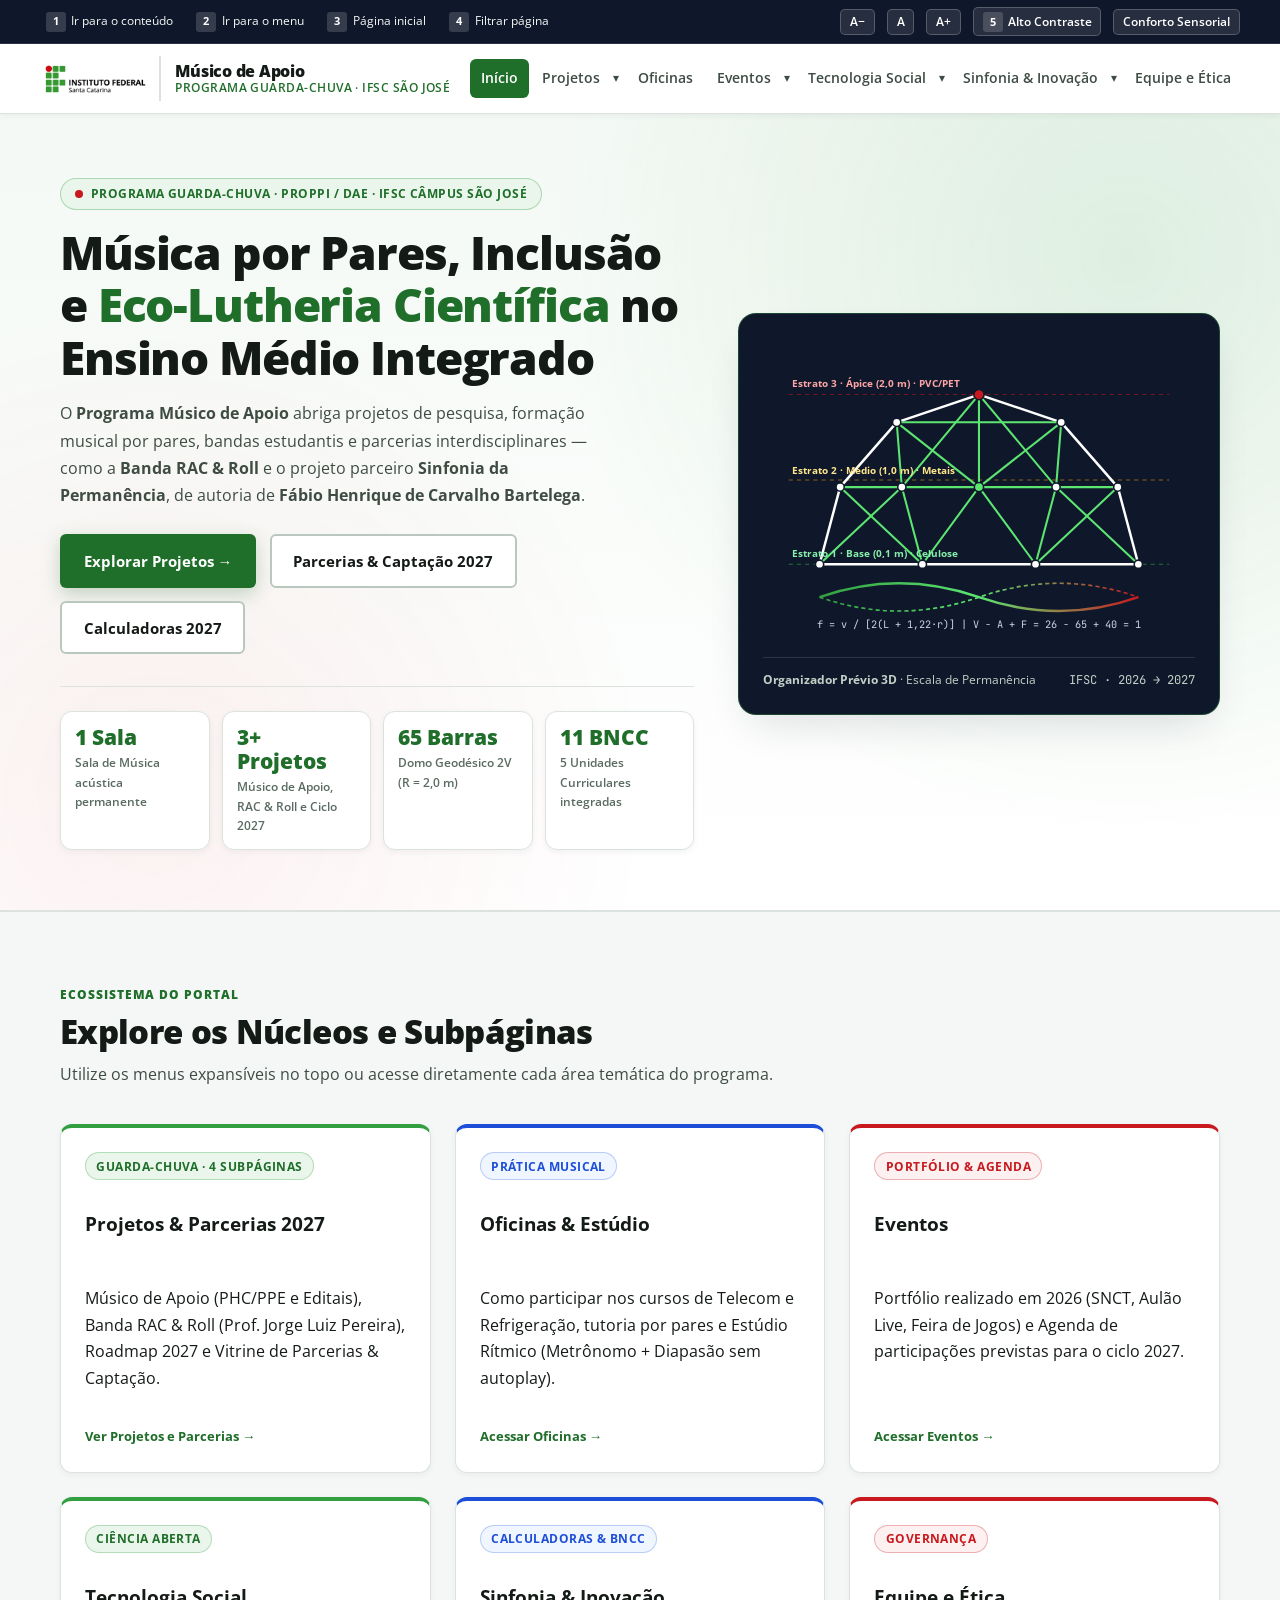
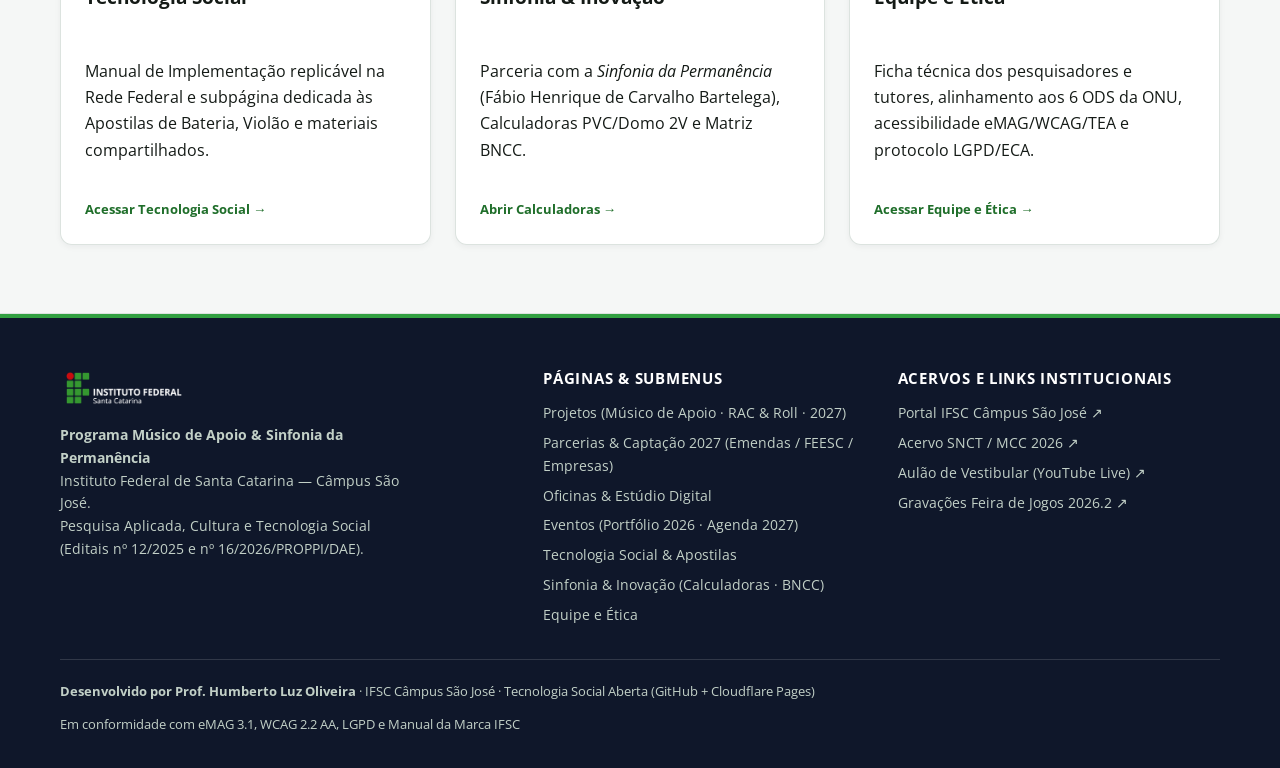
<file: index.html>
<!DOCTYPE html>
<html lang="pt-BR">
<head>
  <meta charset="UTF-8">
  <meta name="viewport" content="width=device-width, initial-scale=1.0">
  <title>Início | Programa Músico de Apoio — IFSC São José</title>
  <meta name="description" content="Portal guarda-chuva do Programa Músico de Apoio, Banda RAC & Roll e Sinfonia da Permanência — IFSC Câmpus São José.">
  <link rel="preconnect" href="https://fonts.googleapis.com">
  <link rel="preconnect" href="https://fonts.gstatic.com" crossorigin>
  <link href="https://fonts.googleapis.com/css2?family=JetBrains+Mono:wght@500;700&family=Open+Sans:wght@400;600;700;800&display=swap" rel="stylesheet">
  <link rel="stylesheet" href="assets/css/style.css">
</head>
<body>

  <!-- BARRA DE ACESSIBILIDADE GOVERNAMENTAL (eMAG 3.1 / WCAG 2.2 AA / TEA) -->
  <div class="a11y-bar" role="region" aria-label="Barra de acessibilidade">
    <div class="container a11y-bar__inner">
      <ul class="a11y-shortcuts">
        <li><a href="#conteudo-principal" accesskey="1"><span class="a11y-key">1</span> Ir para o conteúdo</a></li>
        <li><a href="#menu-principal" accesskey="2"><span class="a11y-key">2</span> Ir para o menu</a></li>
        <li><a href="index.html" accesskey="3"><span class="a11y-key">3</span> Página inicial</a></li>
        <li><a href="#search-drawer" id="trigger-search" accesskey="4"><span class="a11y-key">4</span> Filtrar página</a></li>
      </ul>
      <div class="a11y-controls" role="group" aria-label="Controles visuais e sensoriais">
        <button type="button" class="a11y-btn" id="btn-font-dec" title="Diminuir tamanho da fonte" aria-label="Diminuir tamanho da fonte">A−</button>
        <button type="button" class="a11y-btn" id="btn-font-reset" title="Restaurar tamanho padrão da fonte" aria-label="Restaurar tamanho da fonte">A</button>
        <button type="button" class="a11y-btn" id="btn-font-inc" title="Aumentar tamanho da fonte" aria-label="Aumentar tamanho da fonte">A+</button>
        <button type="button" class="a11y-btn" id="btn-contrast" accesskey="5" aria-pressed="false" title="Alternar modo de alto contraste (Alt + 5)">
          <span class="a11y-key">5</span> Alto Contraste
        </button>
        <button type="button" class="a11y-btn" id="btn-motion" aria-pressed="false" title="Reduzir animações para conforto sensorial">
          Conforto Sensorial
        </button>
      </div>
    </div>
  </div>

  <!-- CABEÇALHO INSTITUCIONAL & MENU PRINCIPAL EXPANSÍVEL -->
  <header class="site-header" role="banner">
    <div class="container site-header__inner">
      <a href="index.html" class="brand-group" aria-label="IFSC Câmpus São José — Início do Portal Músico de Apoio">
        <div class="brand-logo-wrap">
          <img src="assets/img/ifsc-horizontal-cor.png" alt="Instituto Federal de Santa Catarina — IFSC" class="brand-logo logo-light" width="111" height="38">
          <img src="assets/img/ifsc-horizontal-branco.png" alt="Instituto Federal de Santa Catarina — IFSC" class="brand-logo logo-dark" width="111" height="38">
        </div>
        <div class="brand-text">
          <span class="brand-title">Músico de Apoio</span>
          <span class="brand-subtitle">Programa Guarda-Chuva · IFSC São José</span>
        </div>
      </a>

      <button type="button" class="nav-toggle" id="nav-toggle" aria-expanded="false" aria-controls="menu-principal">
        ☰ Menu
      </button>

      <nav class="main-nav" id="menu-principal" aria-label="Navegação principal do portal">
        <ul class="nav-list">
          <li class="nav-item"><a class="nav-link active" href="index.html" aria-current="page">Início</a></li>
          <li class="nav-item nav-item--has-sub">
            <a class="nav-link" href="projeto.html">Projetos</a>
            <button type="button" class="nav-caret-btn" aria-expanded="false" aria-label="Expandir submenu de Projetos">▾</button>
            <ul class="dropdown-menu" aria-label="Submenu de Projetos">
              <li><a class="dropdown-link" href="projeto.html">Músico de Apoio (Base &amp; Editais)<small>Metodologia PHC/PPE, Sala de Música e ciclos PROPPI/DAE</small></a></li>
              <li><a class="dropdown-link" href="projeto-rac-and-roll.html">Banda RAC &amp; Roll<small>Projeto musical organizado pelo Prof. Jorge Luiz Pereira</small></a></li>
              <li><a class="dropdown-link" href="projetos-futuros.html">Projetos Futuros · Ciclo 2027<small>Incubadora de novas iniciativas e roadmap em desenvolvimento</small></a></li>
              <li><a class="dropdown-link" href="parcerias.html">Parcerias &amp; Captação 2027<small>Como apoiar via Emendas (MDE/LDB), FEESC ou Empresas de São José</small></a></li>
            </ul>
          </li>
          <li class="nav-item"><a class="nav-link" href="oficinas.html">Oficinas</a></li>
          <li class="nav-item nav-item--has-sub">
            <a class="nav-link" href="eventos.html">Eventos</a>
            <button type="button" class="nav-caret-btn" aria-expanded="false" aria-label="Expandir submenu de Eventos">▾</button>
            <ul class="dropdown-menu" aria-label="Submenu de Eventos">
              <li><a class="dropdown-link" href="eventos.html">Portfólio 2026 (Realizados)<small>SNCT/MCC, Aulão de Vestibular Live e Feira de Jogos</small></a></li>
              <li><a class="dropdown-link" href="eventos-2027.html">Agenda &amp; Eventos 2027<small>Calendário anual de apresentações e participações previstas</small></a></li>
            </ul>
          </li>
          <li class="nav-item nav-item--has-sub">
            <a class="nav-link" href="tecnologia-social.html">Tecnologia Social</a>
            <button type="button" class="nav-caret-btn" aria-expanded="false" aria-label="Expandir submenu de Tecnologia Social">▾</button>
            <ul class="dropdown-menu" aria-label="Submenu de Tecnologia Social">
              <li><a class="dropdown-link" href="tecnologia-social.html">Manual &amp; Replicabilidade<small>Guia de implantação na Rede Federal e ciência aberta</small></a></li>
              <li><a class="dropdown-link" href="apostilas.html">Apostilas &amp; Materiais Didáticos<small>Bateria, Violão (dedos-pivô) e futuras tecnologias compartilhadas</small></a></li>
            </ul>
          </li>
          <li class="nav-item nav-item--has-sub">
            <a class="nav-link" href="sinfonia-inovacao.html">Sinfonia &amp; Inovação</a>
            <button type="button" class="nav-caret-btn" aria-expanded="false" aria-label="Expandir submenu de Sinfonia &amp; Inovação">▾</button>
            <ul class="dropdown-menu" aria-label="Submenu de Sinfonia &amp; Inovação">
              <li><a class="dropdown-link" href="sinfonia-inovacao.html">Calculadoras Científicas (PVC &amp; Domo 2V)<small>Eco-Lutheria e Geometria Geodésica 100% no navegador</small></a></li>
              <li><a class="dropdown-link" href="sinfonia-bncc.html">Matriz BNCC &amp; 7 Encontros<small>5 Unidades Curriculares, 11 habilidades e trilha didática</small></a></li>
            </ul>
          </li>
          <li class="nav-item"><a class="nav-link" href="equipe.html">Equipe e Ética</a></li>
        </ul>
      </nav>
    </div>

    <div class="search-drawer" id="search-drawer" hidden>
      <div class="container search-drawer__inner">
        <label for="site-search-input" class="sr-only">Filtrar conteúdos nesta página</label>
        <input type="search" id="site-search-input" class="search-input" placeholder="Filtrar conteúdos desta página (ex.: RAC &amp; Roll, BNCC, Domo, Tubofone, SNCT, ODS)...">
        <span class="search-results-count" id="search-results-count" aria-live="polite">Digite para filtrar</span>
        <button type="button" class="btn btn-secondary btn-sm" id="search-close">Fechar</button>
      </div>
    </div>
  </header>

  <main id="conteudo-principal" tabindex="-1">
    <section class="hero" id="inicio" aria-labelledby="hero-heading">
      <div class="container hero__grid">
        <div>
          <div class="eyebrow">
            <span class="eyebrow-dot" aria-hidden="true"></span>
            Programa Guarda-Chuva · PROPPI / DAE · IFSC Câmpus São José
          </div>
          <h1 id="hero-heading">
            Música por Pares, Inclusão e <span class="highlight">Eco-Lutheria Científica</span> no Ensino Médio Integrado
          </h1>
          <p class="hero__lead">
            O <strong>Programa Músico de Apoio</strong> abriga projetos de pesquisa, formação musical por pares, bandas estudantis e parcerias interdisciplinares — como a <strong>Banda RAC &amp; Roll</strong> e o projeto parceiro <strong>Sinfonia da Permanência</strong>, de autoria de <strong>Fábio Henrique de Carvalho Bartelega</strong>.
          </p>
          <div class="hero__actions">
            <a href="projeto.html" class="btn btn-primary">Explorar Projetos →</a>
            <a href="parcerias.html" class="btn btn-secondary">Parcerias &amp; Captação 2027</a>
            <a href="sinfonia-inovacao.html" class="btn btn-secondary">Calculadoras 2027</a>
          </div>

          <div class="hero__metrics" aria-label="Principais indicadores do programa">
            <div class="metric-item"><span class="metric-value">1 Sala</span><span class="metric-label">Sala de Música acústica permanente</span></div>
            <div class="metric-item"><span class="metric-value">3+ Projetos</span><span class="metric-label">Músico de Apoio, RAC &amp; Roll e Ciclo 2027</span></div>
            <div class="metric-item"><span class="metric-value">65 Barras</span><span class="metric-label">Domo Geodésico 2V (R = 2,0 m)</span></div>
            <div class="metric-item"><span class="metric-value">11 BNCC</span><span class="metric-label">5 Unidades Curriculares integradas</span></div>
          </div>
        </div>

        <aside class="hero-visual" aria-label="Esquema visual do Domo Geodésico 2V e ondas acústicas">
          <svg viewBox="0 0 420 290" role="img" aria-labelledby="svg-hero-title svg-hero-desc" width="100%">
            <title id="svg-hero-title">Esquema do Domo Geodésico 2V e Ressonância Acústica</title>
            <desc id="svg-hero-desc">Diagrama de um domo geodésico hemisférico de frequência 2V com três níveis de altura ecológica sobreposto a ondas estacionárias de um tubofone aberto.</desc>
            <defs>
              <linearGradient id="waveGrad" x1="0" y1="0" x2="1" y2="0">
                <stop offset="0%" stop-color="#32A041"/><stop offset="50%" stop-color="#5CE671"/><stop offset="100%" stop-color="#C8191E"/>
              </linearGradient>
            </defs>
            <line x1="25" y1="55" x2="395" y2="55" stroke="#C8191E" stroke-dasharray="4 4" stroke-opacity="0.55"/>
            <line x1="25" y1="138" x2="395" y2="138" stroke="#F59E0B" stroke-dasharray="4 4" stroke-opacity="0.55"/>
            <line x1="25" y1="220" x2="395" y2="220" stroke="#32A041" stroke-dasharray="4 4" stroke-opacity="0.65"/>
            <g stroke="#5CE671" stroke-width="2" fill="none" stroke-linejoin="round">
              <polyline points="55,220 75,145 130,82 210,55 290,82 345,145 365,220" stroke="#FFFFFF" stroke-width="2.4"/>
              <line x1="55" y1="220" x2="365" y2="220" stroke="#FFFFFF" stroke-width="2.4"/>
              <polyline points="55,220 135,145 210,55 285,145 365,220"/>
              <polyline points="75,145 155,220 210,145 265,220 345,145"/>
              <line x1="75" y1="145" x2="345" y2="145"/><line x1="130" y1="82" x2="290" y2="82"/>
              <line x1="130" y1="82" x2="135" y2="145"/><line x1="290" y1="82" x2="285" y2="145"/>
              <line x1="130" y1="82" x2="210" y2="145"/><line x1="290" y1="82" x2="210" y2="145"/>
              <line x1="135" y1="145" x2="155" y2="220"/><line x1="285" y1="145" x2="265" y2="220"/>
              <line x1="210" y1="55" x2="210" y2="145"/>
            </g>
            <g fill="#FFFFFF" stroke="#0F172A" stroke-width="1.5">
              <circle cx="210" cy="55" r="5" fill="#C8191E"/>
              <circle cx="130" cy="82" r="4"/><circle cx="290" cy="82" r="4"/>
              <circle cx="75" cy="145" r="4"/><circle cx="135" cy="145" r="4"/>
              <circle cx="210" cy="145" r="4.5" fill="#5CE671"/>
              <circle cx="285" cy="145" r="4"/><circle cx="345" cy="145" r="4"/>
              <circle cx="55" cy="220" r="4"/><circle cx="155" cy="220" r="4"/>
              <circle cx="265" cy="220" r="4"/><circle cx="365" cy="220" r="4"/>
            </g>
            <path d="M 55 252 Q 132 225, 210 252 T 365 252" fill="none" stroke="url(#waveGrad)" stroke-width="2.5"/>
            <path d="M 55 252 Q 132 279, 210 252 T 365 252" fill="none" stroke="url(#waveGrad)" stroke-width="1.6" stroke-dasharray="4 3"/>
            <text x="28" y="48" fill="#FCA5A5" font-size="10" font-family="Open Sans, sans-serif" font-weight="700">Estrato 3 · Ápice (2,0 m) · PVC/PET</text>
            <text x="28" y="132" fill="#FDE68A" font-size="10" font-family="Open Sans, sans-serif" font-weight="700">Estrato 2 · Médio (1,0 m) · Metais</text>
            <text x="28" y="213" fill="#86EFAC" font-size="10" font-family="Open Sans, sans-serif" font-weight="700">Estrato 1 · Base (0,1 m) · Celulose</text>
            <text x="210" y="282" text-anchor="middle" fill="#CBD5E1" font-size="10" font-family="JetBrains Mono, monospace">f = v / [2(L + 1,22·r)]  |  V − A + F = 26 − 65 + 40 = 1</text>
          </svg>
          <div class="hero-visual__caption">
            <span><strong>Organizador Prévio 3D</strong> · Escala de Permanência</span>
            <span class="mono">IFSC · 2026 → 2027</span>
          </div>
        </aside>
      </div>
    </section>

    <section class="section section--alt" aria-labelledby="hub-heading">
      <div class="container">
        <header class="section-header">
          <span class="section-tag">Ecossistema do Portal</span>
          <h2 id="hub-heading">Explore os Núcleos e Subpáginas</h2>
          <p>Utilize os menus expansíveis no topo ou acesse diretamente cada área temática do programa.</p>
        </header>

        <div class="grid-3">
          <a href="projeto.html" class="hub-card card--accent-green" data-searchable>
            <span class="pill">Guarda-Chuva · 4 Subpáginas</span>
            <h3>Projetos &amp; Parcerias 2027</h3>
            <p>Músico de Apoio (PHC/PPE e Editais), Banda RAC &amp; Roll (Prof. Jorge Luiz Pereira), Roadmap 2027 e Vitrine de Parcerias &amp; Captação.</p>
            <span class="hub-card__cta">Ver Projetos e Parcerias →</span>
          </a>

          <a href="oficinas.html" class="hub-card card--accent-blue" data-searchable>
            <span class="pill pill--blue">Prática Musical</span>
            <h3>Oficinas &amp; Estúdio</h3>
            <p>Como participar nos cursos de Telecom e Refrigeração, tutoria por pares e Estúdio Rítmico (Metrônomo + Diapasão sem autoplay).</p>
            <span class="hub-card__cta">Acessar Oficinas →</span>
          </a>

          <a href="eventos.html" class="hub-card card--accent-red" data-searchable>
            <span class="pill pill--red">Portfólio &amp; Agenda</span>
            <h3>Eventos</h3>
            <p>Portfólio realizado em 2026 (SNCT, Aulão Live, Feira de Jogos) e Agenda de participações previstas para o ciclo 2027.</p>
            <span class="hub-card__cta">Acessar Eventos →</span>
          </a>

          <a href="tecnologia-social.html" class="hub-card card--accent-green" data-searchable>
            <span class="pill">Ciência Aberta</span>
            <h3>Tecnologia Social</h3>
            <p>Manual de Implementação replicável na Rede Federal e subpágina dedicada às Apostilas de Bateria, Violão e materiais compartilhados.</p>
            <span class="hub-card__cta">Acessar Tecnologia Social →</span>
          </a>

          <a href="sinfonia-inovacao.html" class="hub-card card--accent-blue" data-searchable>
            <span class="pill pill--blue">Calculadoras &amp; BNCC</span>
            <h3>Sinfonia &amp; Inovação</h3>
            <p>Parceria com a <em>Sinfonia da Permanência</em> (Fábio Henrique de Carvalho Bartelega), Calculadoras PVC/Domo 2V e Matriz BNCC.</p>
            <span class="hub-card__cta">Abrir Calculadoras →</span>
          </a>

          <a href="equipe.html" class="hub-card card--accent-red" data-searchable>
            <span class="pill pill--red">Governança</span>
            <h3>Equipe e Ética</h3>
            <p>Ficha técnica dos pesquisadores e tutores, alinhamento aos 6 ODS da ONU, acessibilidade eMAG/WCAG/TEA e protocolo LGPD/ECA.</p>
            <span class="hub-card__cta">Acessar Equipe e Ética →</span>
          </a>
        </div>
      </div>
    </section>
  </main>

  <!-- RODAPÉ INSTITUCIONAL -->
  <footer class="site-footer" role="contentinfo">
    <div class="container">
      <div class="footer-grid">
        <div>
          <img src="assets/img/ifsc-horizontal-branco.png" alt="Instituto Federal de Santa Catarina — IFSC" class="footer-logo" width="128" height="44">
          <p style="font-size:0.86rem;color:var(--text-on-dark-muted);margin:0;max-width:44ch;">
            <strong>Programa Músico de Apoio &amp; Sinfonia da Permanência</strong><br>
            Instituto Federal de Santa Catarina — Câmpus São José.<br>
            Pesquisa Aplicada, Cultura e Tecnologia Social (Editais nº 12/2025 e nº 16/2026/PROPPI/DAE).
          </p>
        </div>

        <div>
          <h3>Páginas &amp; Submenus</h3>
          <ul class="footer-links">
            <li><a href="projeto.html">Projetos (Músico de Apoio · RAC &amp; Roll · 2027)</a></li>
            <li><a href="parcerias.html">Parcerias &amp; Captação 2027 (Emendas / FEESC / Empresas)</a></li>
            <li><a href="oficinas.html">Oficinas &amp; Estúdio Digital</a></li>
            <li><a href="eventos.html">Eventos (Portfólio 2026 · Agenda 2027)</a></li>
            <li><a href="tecnologia-social.html">Tecnologia Social &amp; Apostilas</a></li>
            <li><a href="sinfonia-inovacao.html">Sinfonia &amp; Inovação (Calculadoras · BNCC)</a></li>
            <li><a href="equipe.html">Equipe e Ética</a></li>
          </ul>
        </div>

        <div>
          <h3>Acervos e Links Institucionais</h3>
          <ul class="footer-links">
            <li><a href="https://www.ifsc.edu.br/web/campus-sao-jose" target="_blank" rel="noopener noreferrer">Portal IFSC Câmpus São José ↗</a></li>
            <li><a href="https://drive.google.com/drive/folders/19b-qqgw5ElqcGSa6ewLfSHoE83AjjyEx?usp=sharing" target="_blank" rel="noopener noreferrer">Acervo SNCT / MCC 2026 ↗</a></li>
            <li><a href="https://www.youtube.com/live/t1BAm_mXt-0" target="_blank" rel="noopener noreferrer">Aulão de Vestibular (YouTube Live) ↗</a></li>
            <li><a href="https://drive.google.com/drive/folders/1a1DQWz-fpDmJqDzLh6jj91_zjrW52owD?usp=drive_link" target="_blank" rel="noopener noreferrer">Gravações Feira de Jogos 2026.2 ↗</a></li>
          </ul>
        </div>
      </div>

      <div class="footer-bottom">
        <span><strong>Desenvolvido por Prof. Humberto Luz Oliveira</strong> · IFSC Câmpus São José · Tecnologia Social Aberta (GitHub + Cloudflare Pages)</span>
        <span>Em conformidade com eMAG 3.1, WCAG 2.2 AA, LGPD e Manual da Marca IFSC</span>
      </div>
    </div>
  </footer>

  <!-- VLibras Widget Oficial do Governo Federal -->
  <div vw class="enabled">
    <div vw-access-button class="active"></div>
    <div vw-plugin-wrapper>
      <div class="vw-plugin-top-wrapper"></div>
    </div>
  </div>
  <script src="https://vlibras.gov.br/app/vlibras-plugin.js"></script>
  <script>if (window.VLibras) { new window.VLibras.Widget('https://vlibras.gov.br/app'); }</script>

  <script src="assets/js/main.js"></script>
</body>
</html>
</file>
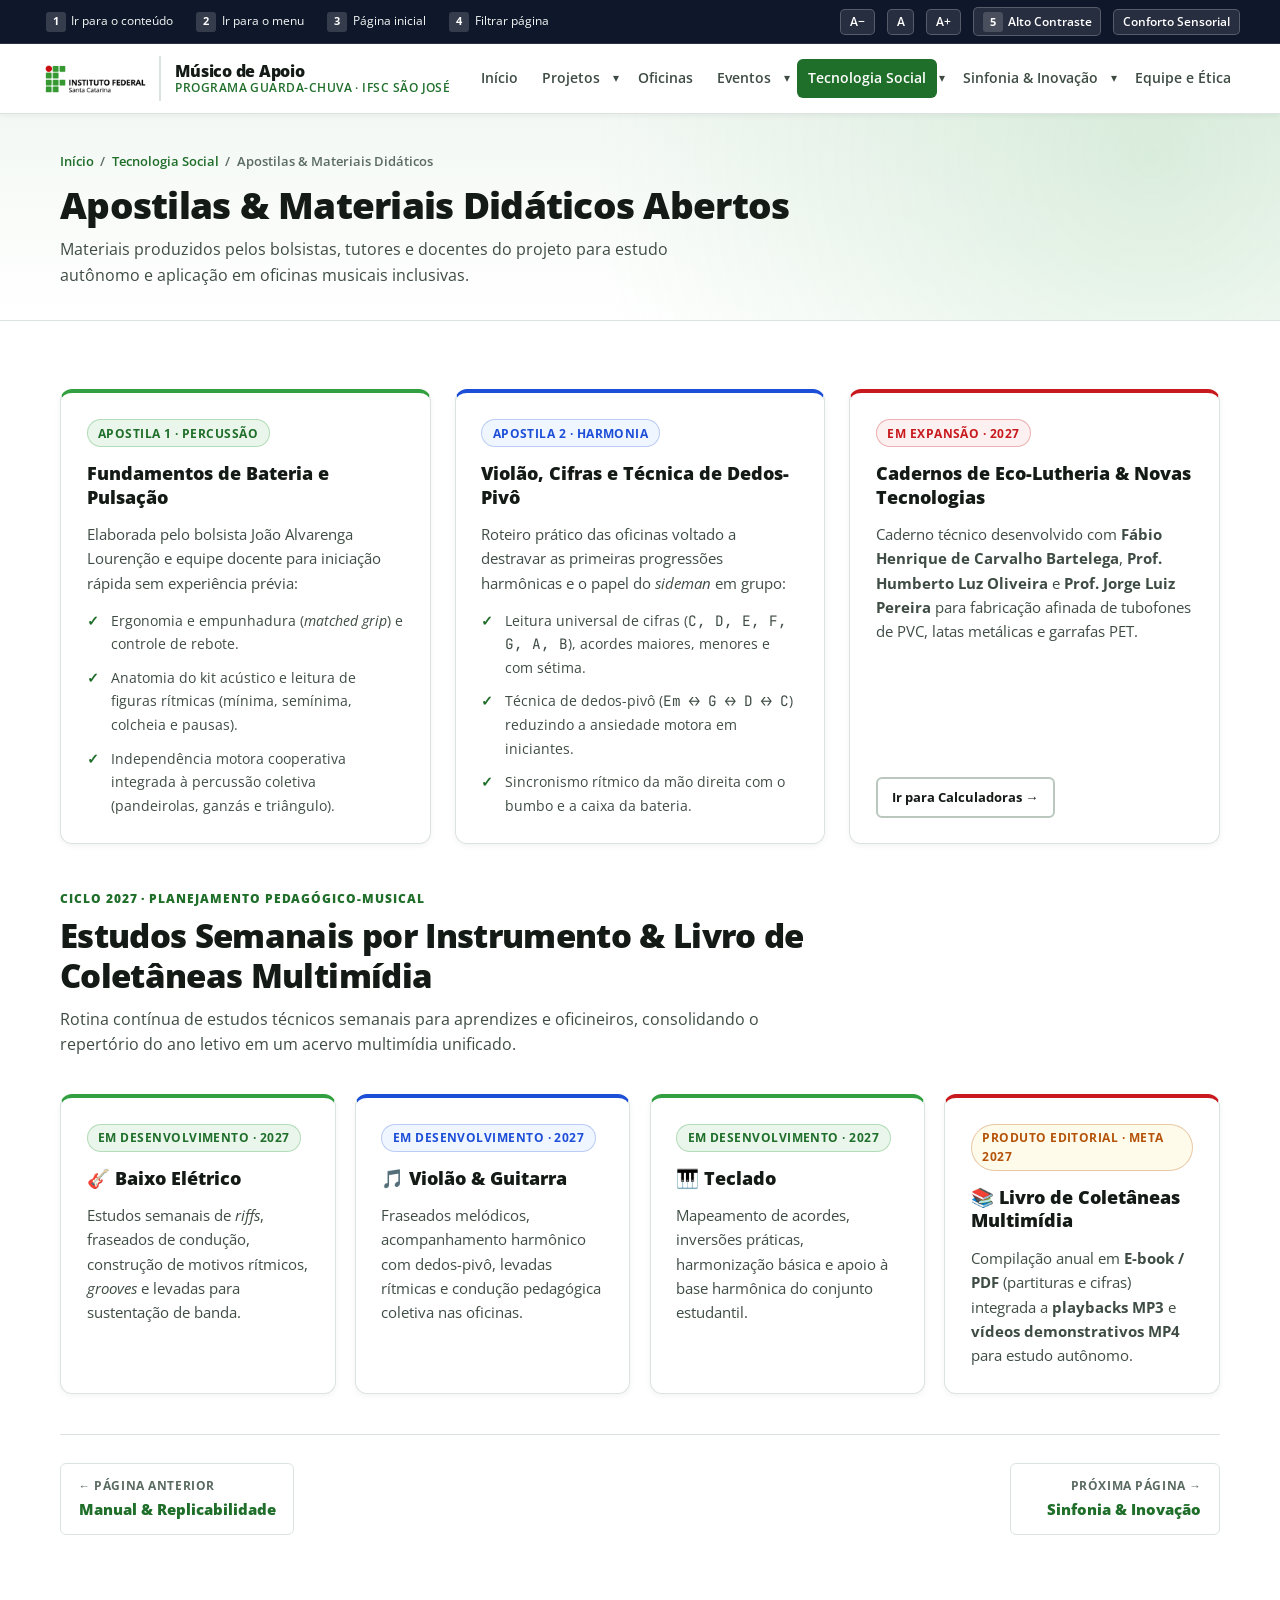
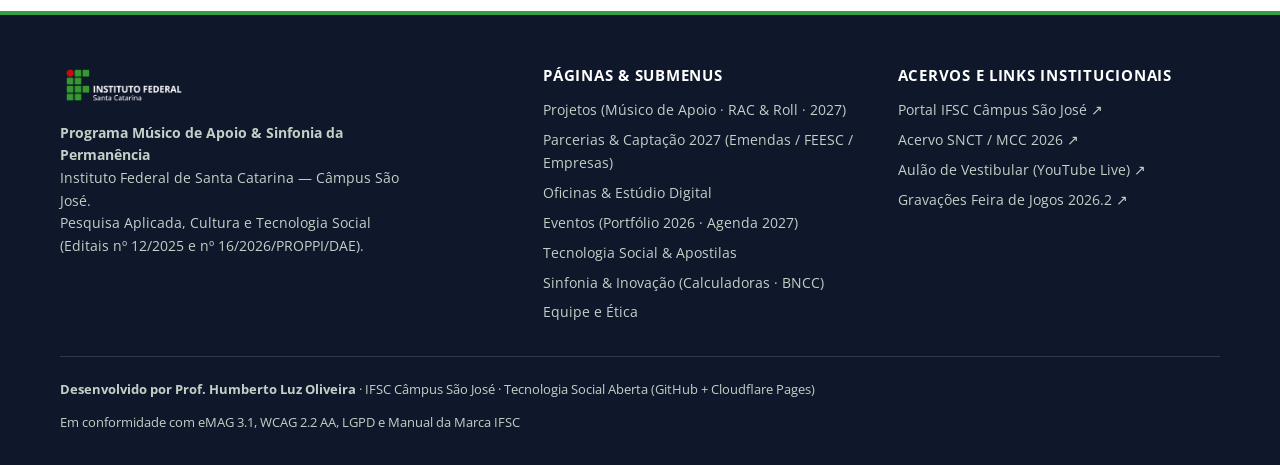
<file: apostilas.html>
<!DOCTYPE html>
<html lang="pt-BR">
<head>
  <meta charset="UTF-8">
  <meta name="viewport" content="width=device-width, initial-scale=1.0">
  <title>Apostilas & Materiais Didáticos | Programa Músico de Apoio — IFSC São José</title>
  <meta name="description" content="Apostilas de bateria, violão (dedos-pivô) e acervo aberto do Programa Músico de Apoio.">
  <link rel="preconnect" href="https://fonts.googleapis.com">
  <link rel="preconnect" href="https://fonts.gstatic.com" crossorigin>
  <link href="https://fonts.googleapis.com/css2?family=JetBrains+Mono:wght@500;700&family=Open+Sans:wght@400;600;700;800&display=swap" rel="stylesheet">
  <link rel="stylesheet" href="assets/css/style.css">
</head>
<body>

  <!-- BARRA DE ACESSIBILIDADE GOVERNAMENTAL (eMAG 3.1 / WCAG 2.2 AA / TEA) -->
  <div class="a11y-bar" role="region" aria-label="Barra de acessibilidade">
    <div class="container a11y-bar__inner">
      <ul class="a11y-shortcuts">
        <li><a href="#conteudo-principal" accesskey="1"><span class="a11y-key">1</span> Ir para o conteúdo</a></li>
        <li><a href="#menu-principal" accesskey="2"><span class="a11y-key">2</span> Ir para o menu</a></li>
        <li><a href="index.html" accesskey="3"><span class="a11y-key">3</span> Página inicial</a></li>
        <li><a href="#search-drawer" id="trigger-search" accesskey="4"><span class="a11y-key">4</span> Filtrar página</a></li>
      </ul>
      <div class="a11y-controls" role="group" aria-label="Controles visuais e sensoriais">
        <button type="button" class="a11y-btn" id="btn-font-dec" title="Diminuir tamanho da fonte" aria-label="Diminuir tamanho da fonte">A−</button>
        <button type="button" class="a11y-btn" id="btn-font-reset" title="Restaurar tamanho padrão da fonte" aria-label="Restaurar tamanho da fonte">A</button>
        <button type="button" class="a11y-btn" id="btn-font-inc" title="Aumentar tamanho da fonte" aria-label="Aumentar tamanho da fonte">A+</button>
        <button type="button" class="a11y-btn" id="btn-contrast" accesskey="5" aria-pressed="false" title="Alternar modo de alto contraste (Alt + 5)">
          <span class="a11y-key">5</span> Alto Contraste
        </button>
        <button type="button" class="a11y-btn" id="btn-motion" aria-pressed="false" title="Reduzir animações para conforto sensorial">
          Conforto Sensorial
        </button>
      </div>
    </div>
  </div>

  <!-- CABEÇALHO INSTITUCIONAL & MENU PRINCIPAL EXPANSÍVEL -->
  <header class="site-header" role="banner">
    <div class="container site-header__inner">
      <a href="index.html" class="brand-group" aria-label="IFSC Câmpus São José — Início do Portal Músico de Apoio">
        <div class="brand-logo-wrap">
          <img src="assets/img/ifsc-horizontal-cor.png" alt="Instituto Federal de Santa Catarina — IFSC" class="brand-logo logo-light" width="111" height="38">
          <img src="assets/img/ifsc-horizontal-branco.png" alt="Instituto Federal de Santa Catarina — IFSC" class="brand-logo logo-dark" width="111" height="38">
        </div>
        <div class="brand-text">
          <span class="brand-title">Músico de Apoio</span>
          <span class="brand-subtitle">Programa Guarda-Chuva · IFSC São José</span>
        </div>
      </a>

      <button type="button" class="nav-toggle" id="nav-toggle" aria-expanded="false" aria-controls="menu-principal">
        ☰ Menu
      </button>

      <nav class="main-nav" id="menu-principal" aria-label="Navegação principal do portal">
        <ul class="nav-list">
          <li class="nav-item"><a class="nav-link" href="index.html">Início</a></li>
          <li class="nav-item nav-item--has-sub">
            <a class="nav-link" href="projeto.html">Projetos</a>
            <button type="button" class="nav-caret-btn" aria-expanded="false" aria-label="Expandir submenu de Projetos">▾</button>
            <ul class="dropdown-menu" aria-label="Submenu de Projetos">
              <li><a class="dropdown-link" href="projeto.html">Músico de Apoio (Base &amp; Editais)<small>Metodologia PHC/PPE, Sala de Música e ciclos PROPPI/DAE</small></a></li>
              <li><a class="dropdown-link" href="projeto-rac-and-roll.html">Banda RAC &amp; Roll<small>Projeto musical organizado pelo Prof. Jorge Luiz Pereira</small></a></li>
              <li><a class="dropdown-link" href="projetos-futuros.html">Projetos Futuros · Ciclo 2027<small>Incubadora de novas iniciativas e roadmap em desenvolvimento</small></a></li>
              <li><a class="dropdown-link" href="parcerias.html">Parcerias &amp; Captação 2027<small>Como apoiar via Emendas (MDE/LDB), FEESC ou Empresas de São José</small></a></li>
            </ul>
          </li>
          <li class="nav-item"><a class="nav-link" href="oficinas.html">Oficinas</a></li>
          <li class="nav-item nav-item--has-sub">
            <a class="nav-link" href="eventos.html">Eventos</a>
            <button type="button" class="nav-caret-btn" aria-expanded="false" aria-label="Expandir submenu de Eventos">▾</button>
            <ul class="dropdown-menu" aria-label="Submenu de Eventos">
              <li><a class="dropdown-link" href="eventos.html">Portfólio 2026 (Realizados)<small>SNCT/MCC, Aulão de Vestibular Live e Feira de Jogos</small></a></li>
              <li><a class="dropdown-link" href="eventos-2027.html">Agenda &amp; Eventos 2027<small>Calendário anual de apresentações e participações previstas</small></a></li>
            </ul>
          </li>
          <li class="nav-item nav-item--has-sub">
            <a class="nav-link active" href="tecnologia-social.html">Tecnologia Social</a>
            <button type="button" class="nav-caret-btn" aria-expanded="false" aria-label="Expandir submenu de Tecnologia Social">▾</button>
            <ul class="dropdown-menu" aria-label="Submenu de Tecnologia Social">
              <li><a class="dropdown-link" href="tecnologia-social.html">Manual &amp; Replicabilidade<small>Guia de implantação na Rede Federal e ciência aberta</small></a></li>
              <li><a class="dropdown-link active" href="apostilas.html" aria-current="page">Apostilas &amp; Materiais Didáticos<small>Bateria, Violão (dedos-pivô) e futuras tecnologias compartilhadas</small></a></li>
            </ul>
          </li>
          <li class="nav-item nav-item--has-sub">
            <a class="nav-link" href="sinfonia-inovacao.html">Sinfonia &amp; Inovação</a>
            <button type="button" class="nav-caret-btn" aria-expanded="false" aria-label="Expandir submenu de Sinfonia &amp; Inovação">▾</button>
            <ul class="dropdown-menu" aria-label="Submenu de Sinfonia &amp; Inovação">
              <li><a class="dropdown-link" href="sinfonia-inovacao.html">Calculadoras Científicas (PVC &amp; Domo 2V)<small>Eco-Lutheria e Geometria Geodésica 100% no navegador</small></a></li>
              <li><a class="dropdown-link" href="sinfonia-bncc.html">Matriz BNCC &amp; 7 Encontros<small>5 Unidades Curriculares, 11 habilidades e trilha didática</small></a></li>
            </ul>
          </li>
          <li class="nav-item"><a class="nav-link" href="equipe.html">Equipe e Ética</a></li>
        </ul>
      </nav>
    </div>

    <div class="search-drawer" id="search-drawer" hidden>
      <div class="container search-drawer__inner">
        <label for="site-search-input" class="sr-only">Filtrar conteúdos nesta página</label>
        <input type="search" id="site-search-input" class="search-input" placeholder="Filtrar conteúdos desta página (ex.: RAC &amp; Roll, BNCC, Domo, Tubofone, SNCT, ODS)...">
        <span class="search-results-count" id="search-results-count" aria-live="polite">Digite para filtrar</span>
        <button type="button" class="btn btn-secondary btn-sm" id="search-close">Fechar</button>
      </div>
    </div>
  </header>

  <main id="conteudo-principal" tabindex="-1">
    <section class="page-hero">
      <div class="container">
        <nav aria-label="Caminho de navegação">
          <ol class="breadcrumb">
            <li><a href="index.html">Início</a></li> <li aria-hidden="true">/</li> <li><a href="tecnologia-social.html">Tecnologia Social</a></li> <li aria-hidden="true">/</li> <li aria-current="page">Apostilas &amp; Materiais Didáticos</li>
          </ol>
        </nav>
        <h1>Apostilas &amp; Materiais Didáticos Abertos</h1>
        <p>Materiais produzidos pelos bolsistas, tutores e docentes do projeto para estudo autônomo e aplicação em oficinas musicais inclusivas.</p>
      </div>
    </section>
    <section class="section">
      <div class="container">
        <div class="grid-3" style="margin-bottom:2rem;">
          <article class="card card--accent-green" data-searchable>
            <span class="pill">Apostila 1 · Percussão</span>
            <h3>Fundamentos de Bateria e Pulsação</h3>
            <p>Elaborada pelo bolsista João Alvarenga Lourenção e equipe docente para iniciação rápida sem experiência prévia:</p>
            <ul class="check-list">
              <li>Ergonomia e empunhadura (<em>matched grip</em>) e controle de rebote.</li>
              <li>Anatomia do kit acústico e leitura de figuras rítmicas (mínima, semínima, colcheia e pausas).</li>
              <li>Independência motora cooperativa integrada à percussão coletiva (pandeirolas, ganzás e triângulo).</li>
            </ul>
          </article>

          <article class="card card--accent-blue" data-searchable>
            <span class="pill pill--blue">Apostila 2 · Harmonia</span>
            <h3>Violão, Cifras e Técnica de Dedos-Pivô</h3>
            <p>Roteiro prático das oficinas voltado a destravar as primeiras progressões harmônicas e o papel do <em>sideman</em> em grupo:</p>
            <ul class="check-list">
              <li>Leitura universal de cifras (<span class="mono">C, D, E, F, G, A, B</span>), acordes maiores, menores e com sétima.</li>
              <li>Técnica de dedos-pivô (<span class="mono">Em ↔ G ↔ D ↔ C</span>) reduzindo a ansiedade motora em iniciantes.</li>
              <li>Sincronismo rítmico da mão direita com o bumbo e a caixa da bateria.</li>
            </ul>
          </article>

          <article class="card card--accent-red" data-searchable>
            <span class="pill pill--red">Em Expansão · 2027</span>
            <h3>Cadernos de Eco-Lutheria &amp; Novas Tecnologias</h3>
            <p>Caderno técnico desenvolvido com <strong>Fábio Henrique de Carvalho Bartelega</strong>, <strong>Prof. Humberto Luz Oliveira</strong> e <strong>Prof. Jorge Luiz Pereira</strong> para fabricação afinada de tubofones de PVC, latas metálicas e garrafas PET.</p>
            <div style="margin-top:auto;padding-top:0.5rem;">
              <a href="sinfonia-inovacao.html" class="btn btn-secondary btn-sm">Ir para Calculadoras →</a>
            </div>
          </article>
        </div>

        <header class="section-header" style="margin-top:2.5rem;">
          <span class="section-tag">Ciclo 2027 · Planejamento Pedagógico-Musical</span>
          <h2>Estudos Semanais por Instrumento &amp; Livro de Coletâneas Multimídia</h2>
          <p>Rotina contínua de estudos técnicos semanais para aprendizes e oficineiros, consolidando o repertório do ano letivo em um acervo multimídia unificado.</p>
        </header>

        <div class="grid-4" style="margin-bottom:1.5rem;">
          <article class="card card--accent-green" data-searchable>
            <span class="pill">Em Desenvolvimento · 2027</span>
            <h3>🎸 Baixo Elétrico</h3>
            <p>Estudos semanais de <em>riffs</em>, fraseados de condução, construção de motivos rítmicos, <em>grooves</em> e levadas para sustentação de banda.</p>
          </article>

          <article class="card card--accent-blue" data-searchable>
            <span class="pill pill--blue">Em Desenvolvimento · 2027</span>
            <h3>🎵 Violão &amp; Guitarra</h3>
            <p>Fraseados melódicos, acompanhamento harmônico com dedos-pivô, levadas rítmicas e condução pedagógica coletiva nas oficinas.</p>
          </article>

          <article class="card card--accent-green" data-searchable>
            <span class="pill">Em Desenvolvimento · 2027</span>
            <h3>🎹 Teclado</h3>
            <p>Mapeamento de acordes, inversões práticas, harmonização básica e apoio à base harmônica do conjunto estudantil.</p>
          </article>

          <article class="card card--accent-red" data-searchable>
            <span class="pill pill--amber">Produto Editorial · Meta 2027</span>
            <h3>📚 Livro de Coletâneas Multimídia</h3>
            <p>Compilação anual em <strong>E-book / PDF</strong> (partituras e cifras) integrada a <strong>playbacks MP3</strong> e <strong>vídeos demonstrativos MP4</strong> para estudo autônomo.</p>
          </article>
        </div>

      <nav class="page-pager" aria-label="Navegação entre páginas">
        <a href="tecnologia-social.html" class="pager-link"><span class="pager-dir">← Página anterior</span><span class="pager-title">Manual &amp; Replicabilidade</span></a>
        <a href="sinfonia-inovacao.html" class="pager-link pager-link--next"><span class="pager-dir">Próxima página →</span><span class="pager-title">Sinfonia &amp; Inovação</span></a>
      </nav>
      </div>
    </section>
  </main>

  <!-- RODAPÉ INSTITUCIONAL -->
  <footer class="site-footer" role="contentinfo">
    <div class="container">
      <div class="footer-grid">
        <div>
          <img src="assets/img/ifsc-horizontal-branco.png" alt="Instituto Federal de Santa Catarina — IFSC" class="footer-logo" width="128" height="44">
          <p style="font-size:0.86rem;color:var(--text-on-dark-muted);margin:0;max-width:44ch;">
            <strong>Programa Músico de Apoio &amp; Sinfonia da Permanência</strong><br>
            Instituto Federal de Santa Catarina — Câmpus São José.<br>
            Pesquisa Aplicada, Cultura e Tecnologia Social (Editais nº 12/2025 e nº 16/2026/PROPPI/DAE).
          </p>
        </div>

        <div>
          <h3>Páginas &amp; Submenus</h3>
          <ul class="footer-links">
            <li><a href="projeto.html">Projetos (Músico de Apoio · RAC &amp; Roll · 2027)</a></li>
            <li><a href="parcerias.html">Parcerias &amp; Captação 2027 (Emendas / FEESC / Empresas)</a></li>
            <li><a href="oficinas.html">Oficinas &amp; Estúdio Digital</a></li>
            <li><a href="eventos.html">Eventos (Portfólio 2026 · Agenda 2027)</a></li>
            <li><a href="tecnologia-social.html">Tecnologia Social &amp; Apostilas</a></li>
            <li><a href="sinfonia-inovacao.html">Sinfonia &amp; Inovação (Calculadoras · BNCC)</a></li>
            <li><a href="equipe.html">Equipe e Ética</a></li>
          </ul>
        </div>

        <div>
          <h3>Acervos e Links Institucionais</h3>
          <ul class="footer-links">
            <li><a href="https://www.ifsc.edu.br/web/campus-sao-jose" target="_blank" rel="noopener noreferrer">Portal IFSC Câmpus São José ↗</a></li>
            <li><a href="https://drive.google.com/drive/folders/19b-qqgw5ElqcGSa6ewLfSHoE83AjjyEx?usp=sharing" target="_blank" rel="noopener noreferrer">Acervo SNCT / MCC 2026 ↗</a></li>
            <li><a href="https://www.youtube.com/live/t1BAm_mXt-0" target="_blank" rel="noopener noreferrer">Aulão de Vestibular (YouTube Live) ↗</a></li>
            <li><a href="https://drive.google.com/drive/folders/1a1DQWz-fpDmJqDzLh6jj91_zjrW52owD?usp=drive_link" target="_blank" rel="noopener noreferrer">Gravações Feira de Jogos 2026.2 ↗</a></li>
          </ul>
        </div>
      </div>

      <div class="footer-bottom">
        <span><strong>Desenvolvido por Prof. Humberto Luz Oliveira</strong> · IFSC Câmpus São José · Tecnologia Social Aberta (GitHub + Cloudflare Pages)</span>
        <span>Em conformidade com eMAG 3.1, WCAG 2.2 AA, LGPD e Manual da Marca IFSC</span>
      </div>
    </div>
  </footer>

  <!-- VLibras Widget Oficial do Governo Federal -->
  <div vw class="enabled">
    <div vw-access-button class="active"></div>
    <div vw-plugin-wrapper>
      <div class="vw-plugin-top-wrapper"></div>
    </div>
  </div>
  <script src="https://vlibras.gov.br/app/vlibras-plugin.js"></script>
  <script>if (window.VLibras) { new window.VLibras.Widget('https://vlibras.gov.br/app'); }</script>

  <script src="assets/js/main.js"></script>
</body>
</html>
</file>
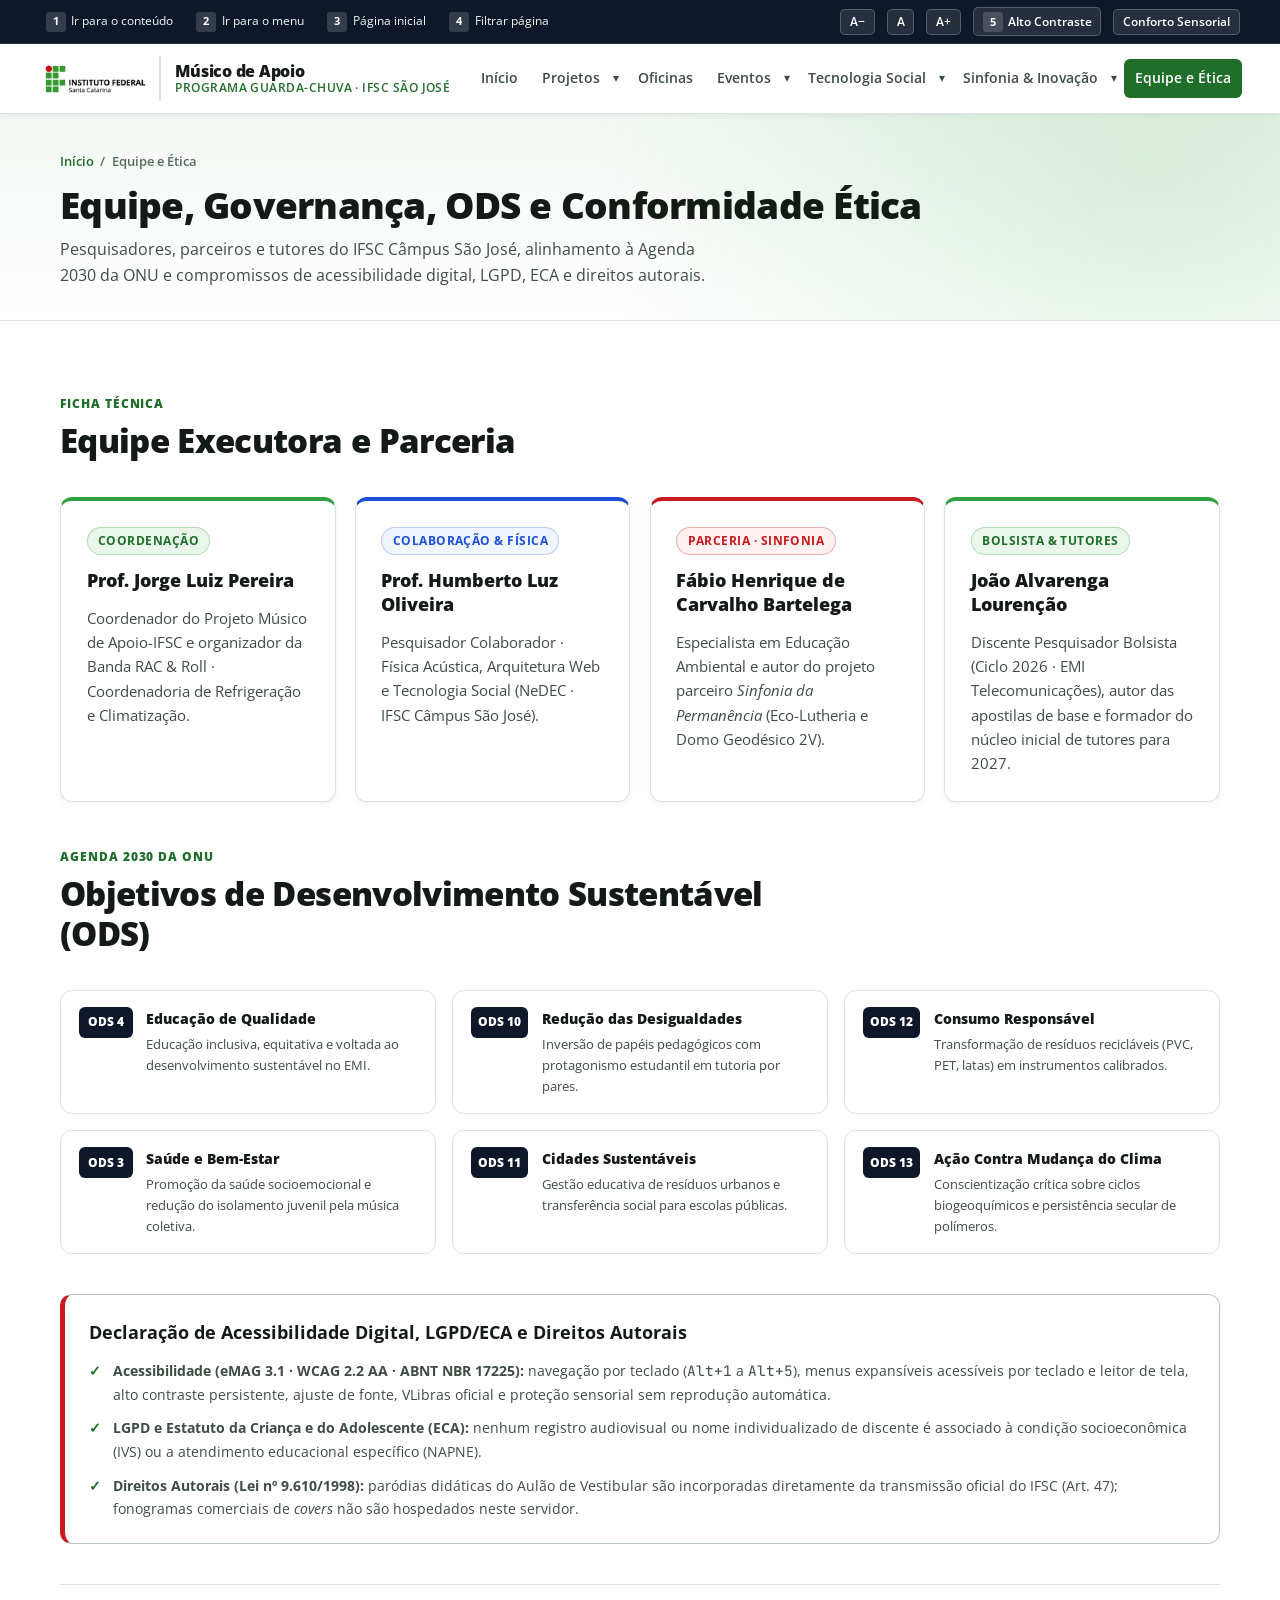
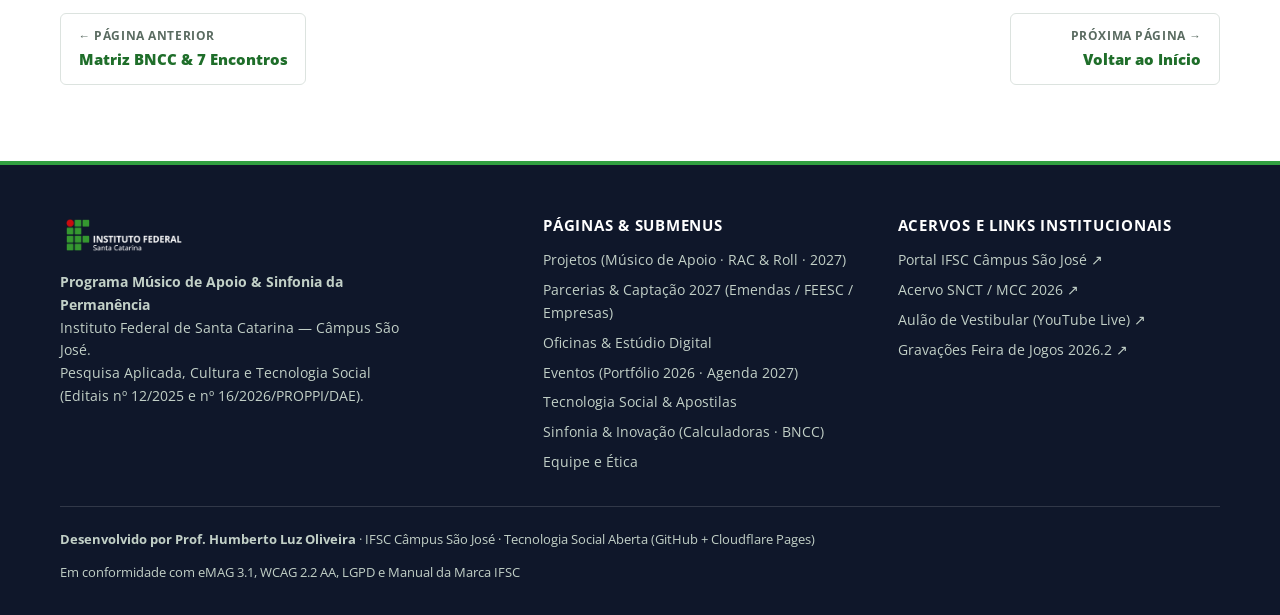
<file: equipe.html>
<!DOCTYPE html>
<html lang="pt-BR">
<head>
  <meta charset="UTF-8">
  <meta name="viewport" content="width=device-width, initial-scale=1.0">
  <title>Equipe e Ética | Programa Músico de Apoio — IFSC São José</title>
  <meta name="description" content="Equipe executora, parceria Sinfonia da Permanência, 6 ODS da ONU, acessibilidade e conformidade LGPD/ECA.">
  <link rel="preconnect" href="https://fonts.googleapis.com">
  <link rel="preconnect" href="https://fonts.gstatic.com" crossorigin>
  <link href="https://fonts.googleapis.com/css2?family=JetBrains+Mono:wght@500;700&family=Open+Sans:wght@400;600;700;800&display=swap" rel="stylesheet">
  <link rel="stylesheet" href="assets/css/style.css">
</head>
<body>

  <!-- BARRA DE ACESSIBILIDADE GOVERNAMENTAL (eMAG 3.1 / WCAG 2.2 AA / TEA) -->
  <div class="a11y-bar" role="region" aria-label="Barra de acessibilidade">
    <div class="container a11y-bar__inner">
      <ul class="a11y-shortcuts">
        <li><a href="#conteudo-principal" accesskey="1"><span class="a11y-key">1</span> Ir para o conteúdo</a></li>
        <li><a href="#menu-principal" accesskey="2"><span class="a11y-key">2</span> Ir para o menu</a></li>
        <li><a href="index.html" accesskey="3"><span class="a11y-key">3</span> Página inicial</a></li>
        <li><a href="#search-drawer" id="trigger-search" accesskey="4"><span class="a11y-key">4</span> Filtrar página</a></li>
      </ul>
      <div class="a11y-controls" role="group" aria-label="Controles visuais e sensoriais">
        <button type="button" class="a11y-btn" id="btn-font-dec" title="Diminuir tamanho da fonte" aria-label="Diminuir tamanho da fonte">A−</button>
        <button type="button" class="a11y-btn" id="btn-font-reset" title="Restaurar tamanho padrão da fonte" aria-label="Restaurar tamanho da fonte">A</button>
        <button type="button" class="a11y-btn" id="btn-font-inc" title="Aumentar tamanho da fonte" aria-label="Aumentar tamanho da fonte">A+</button>
        <button type="button" class="a11y-btn" id="btn-contrast" accesskey="5" aria-pressed="false" title="Alternar modo de alto contraste (Alt + 5)">
          <span class="a11y-key">5</span> Alto Contraste
        </button>
        <button type="button" class="a11y-btn" id="btn-motion" aria-pressed="false" title="Reduzir animações para conforto sensorial">
          Conforto Sensorial
        </button>
      </div>
    </div>
  </div>

  <!-- CABEÇALHO INSTITUCIONAL & MENU PRINCIPAL EXPANSÍVEL -->
  <header class="site-header" role="banner">
    <div class="container site-header__inner">
      <a href="index.html" class="brand-group" aria-label="IFSC Câmpus São José — Início do Portal Músico de Apoio">
        <div class="brand-logo-wrap">
          <img src="assets/img/ifsc-horizontal-cor.png" alt="Instituto Federal de Santa Catarina — IFSC" class="brand-logo logo-light" width="111" height="38">
          <img src="assets/img/ifsc-horizontal-branco.png" alt="Instituto Federal de Santa Catarina — IFSC" class="brand-logo logo-dark" width="111" height="38">
        </div>
        <div class="brand-text">
          <span class="brand-title">Músico de Apoio</span>
          <span class="brand-subtitle">Programa Guarda-Chuva · IFSC São José</span>
        </div>
      </a>

      <button type="button" class="nav-toggle" id="nav-toggle" aria-expanded="false" aria-controls="menu-principal">
        ☰ Menu
      </button>

      <nav class="main-nav" id="menu-principal" aria-label="Navegação principal do portal">
        <ul class="nav-list">
          <li class="nav-item"><a class="nav-link" href="index.html">Início</a></li>
          <li class="nav-item nav-item--has-sub">
            <a class="nav-link" href="projeto.html">Projetos</a>
            <button type="button" class="nav-caret-btn" aria-expanded="false" aria-label="Expandir submenu de Projetos">▾</button>
            <ul class="dropdown-menu" aria-label="Submenu de Projetos">
              <li><a class="dropdown-link" href="projeto.html">Músico de Apoio (Base &amp; Editais)<small>Metodologia PHC/PPE, Sala de Música e ciclos PROPPI/DAE</small></a></li>
              <li><a class="dropdown-link" href="projeto-rac-and-roll.html">Banda RAC &amp; Roll<small>Projeto musical organizado pelo Prof. Jorge Luiz Pereira</small></a></li>
              <li><a class="dropdown-link" href="projetos-futuros.html">Projetos Futuros · Ciclo 2027<small>Incubadora de novas iniciativas e roadmap em desenvolvimento</small></a></li>
              <li><a class="dropdown-link" href="parcerias.html">Parcerias &amp; Captação 2027<small>Como apoiar via Emendas (MDE/LDB), FEESC ou Empresas de São José</small></a></li>
            </ul>
          </li>
          <li class="nav-item"><a class="nav-link" href="oficinas.html">Oficinas</a></li>
          <li class="nav-item nav-item--has-sub">
            <a class="nav-link" href="eventos.html">Eventos</a>
            <button type="button" class="nav-caret-btn" aria-expanded="false" aria-label="Expandir submenu de Eventos">▾</button>
            <ul class="dropdown-menu" aria-label="Submenu de Eventos">
              <li><a class="dropdown-link" href="eventos.html">Portfólio 2026 (Realizados)<small>SNCT/MCC, Aulão de Vestibular Live e Feira de Jogos</small></a></li>
              <li><a class="dropdown-link" href="eventos-2027.html">Agenda &amp; Eventos 2027<small>Calendário anual de apresentações e participações previstas</small></a></li>
            </ul>
          </li>
          <li class="nav-item nav-item--has-sub">
            <a class="nav-link" href="tecnologia-social.html">Tecnologia Social</a>
            <button type="button" class="nav-caret-btn" aria-expanded="false" aria-label="Expandir submenu de Tecnologia Social">▾</button>
            <ul class="dropdown-menu" aria-label="Submenu de Tecnologia Social">
              <li><a class="dropdown-link" href="tecnologia-social.html">Manual &amp; Replicabilidade<small>Guia de implantação na Rede Federal e ciência aberta</small></a></li>
              <li><a class="dropdown-link" href="apostilas.html">Apostilas &amp; Materiais Didáticos<small>Bateria, Violão (dedos-pivô) e futuras tecnologias compartilhadas</small></a></li>
            </ul>
          </li>
          <li class="nav-item nav-item--has-sub">
            <a class="nav-link" href="sinfonia-inovacao.html">Sinfonia &amp; Inovação</a>
            <button type="button" class="nav-caret-btn" aria-expanded="false" aria-label="Expandir submenu de Sinfonia &amp; Inovação">▾</button>
            <ul class="dropdown-menu" aria-label="Submenu de Sinfonia &amp; Inovação">
              <li><a class="dropdown-link" href="sinfonia-inovacao.html">Calculadoras Científicas (PVC &amp; Domo 2V)<small>Eco-Lutheria e Geometria Geodésica 100% no navegador</small></a></li>
              <li><a class="dropdown-link" href="sinfonia-bncc.html">Matriz BNCC &amp; 7 Encontros<small>5 Unidades Curriculares, 11 habilidades e trilha didática</small></a></li>
            </ul>
          </li>
          <li class="nav-item"><a class="nav-link active" href="equipe.html" aria-current="page">Equipe e Ética</a></li>
        </ul>
      </nav>
    </div>

    <div class="search-drawer" id="search-drawer" hidden>
      <div class="container search-drawer__inner">
        <label for="site-search-input" class="sr-only">Filtrar conteúdos nesta página</label>
        <input type="search" id="site-search-input" class="search-input" placeholder="Filtrar conteúdos desta página (ex.: RAC &amp; Roll, BNCC, Domo, Tubofone, SNCT, ODS)...">
        <span class="search-results-count" id="search-results-count" aria-live="polite">Digite para filtrar</span>
        <button type="button" class="btn btn-secondary btn-sm" id="search-close">Fechar</button>
      </div>
    </div>
  </header>

  <main id="conteudo-principal" tabindex="-1">
    <section class="page-hero">
      <div class="container">
        <nav aria-label="Caminho de navegação">
          <ol class="breadcrumb">
            <li><a href="index.html">Início</a></li> <li aria-hidden="true">/</li> <li aria-current="page">Equipe e Ética</li>
          </ol>
        </nav>
        <h1>Equipe, Governança, ODS e Conformidade Ética</h1>
        <p>Pesquisadores, parceiros e tutores do IFSC Câmpus São José, alinhamento à Agenda 2030 da ONU e compromissos de acessibilidade digital, LGPD, ECA e direitos autorais.</p>
      </div>
    </section>
    <section class="section">
      <div class="container">
        <header class="section-header">
          <span class="section-tag">Ficha Técnica</span>
          <h2>Equipe Executora e Parceria</h2>
        </header>

        <div class="grid-4" style="margin-bottom:2.5rem;">
          <article class="card card--accent-green" data-searchable>
            <span class="pill">Coordenação</span>
            <h3>Prof. Jorge Luiz Pereira</h3>
            <p>Coordenador do Projeto Músico de Apoio-IFSC e organizador da Banda RAC &amp; Roll · Coordenadoria de Refrigeração e Climatização.</p>
          </article>
          <article class="card card--accent-blue" data-searchable>
            <span class="pill pill--blue">Colaboração &amp; Física</span>
            <h3>Prof. Humberto Luz Oliveira</h3>
            <p>Pesquisador Colaborador · Física Acústica, Arquitetura Web e Tecnologia Social (NeDEC · IFSC Câmpus São José).</p>
          </article>
          <article class="card card--accent-red" data-searchable>
            <span class="pill pill--red">Parceria · Sinfonia</span>
            <h3>Fábio Henrique de Carvalho Bartelega</h3>
            <p>Especialista em Educação Ambiental e autor do projeto parceiro <em>Sinfonia da Permanência</em> (Eco-Lutheria e Domo Geodésico 2V).</p>
          </article>
          <article class="card card--accent-green" data-searchable>
            <span class="pill">Bolsista &amp; Tutores</span>
            <h3>João Alvarenga Lourenção</h3>
            <p>Discente Pesquisador Bolsista (Ciclo 2026 · EMI Telecomunicações), autor das apostilas de base e formador do núcleo inicial de tutores para 2027.</p>
          </article>
        </div>

        <header class="section-header">
          <span class="section-tag">Agenda 2030 da ONU</span>
          <h2>Objetivos de Desenvolvimento Sustentável (ODS)</h2>
        </header>

        <div class="ods-grid" style="margin-bottom:2.5rem;">
          <div class="ods-card" data-searchable><span class="ods-badge">ODS 4</span><div><h4>Educação de Qualidade</h4><p>Educação inclusiva, equitativa e voltada ao desenvolvimento sustentável no EMI.</p></div></div>
          <div class="ods-card" data-searchable><span class="ods-badge">ODS 10</span><div><h4>Redução das Desigualdades</h4><p>Inversão de papéis pedagógicos com protagonismo estudantil em tutoria por pares.</p></div></div>
          <div class="ods-card" data-searchable><span class="ods-badge">ODS 12</span><div><h4>Consumo Responsável</h4><p>Transformação de resíduos recicláveis (PVC, PET, latas) em instrumentos calibrados.</p></div></div>
          <div class="ods-card" data-searchable><span class="ods-badge">ODS 3</span><div><h4>Saúde e Bem-Estar</h4><p>Promoção da saúde socioemocional e redução do isolamento juvenil pela música coletiva.</p></div></div>
          <div class="ods-card" data-searchable><span class="ods-badge">ODS 11</span><div><h4>Cidades Sustentáveis</h4><p>Gestão educativa de resíduos urbanos e transferência social para escolas públicas.</p></div></div>
          <div class="ods-card" data-searchable><span class="ods-badge">ODS 13</span><div><h4>Ação Contra Mudança do Clima</h4><p>Conscientização crítica sobre ciclos biogeoquímicos e persistência secular de polímeros.</p></div></div>
        </div>

        <div class="ethics-box" data-searchable>
          <h2 style="margin:0 0 0.75rem;font-size:1.15rem;">Declaração de Acessibilidade Digital, LGPD/ECA e Direitos Autorais</h2>
          <ul class="check-list">
            <li><strong>Acessibilidade (eMAG 3.1 · WCAG 2.2 AA · ABNT NBR 17225):</strong> navegação por teclado (<span class="mono">Alt+1</span> a <span class="mono">Alt+5</span>), menus expansíveis acessíveis por teclado e leitor de tela, alto contraste persistente, ajuste de fonte, VLibras oficial e proteção sensorial sem reprodução automática.</li>
            <li><strong>LGPD e Estatuto da Criança e do Adolescente (ECA):</strong> nenhum registro audiovisual ou nome individualizado de discente é associado à condição socioeconômica (IVS) ou a atendimento educacional específico (NAPNE).</li>
            <li><strong>Direitos Autorais (Lei nº 9.610/1998):</strong> paródias didáticas do Aulão de Vestibular são incorporadas diretamente da transmissão oficial do IFSC (Art. 47); fonogramas comerciais de <em>covers</em> não são hospedados neste servidor.</li>
          </ul>
        </div>

      <nav class="page-pager" aria-label="Navegação entre páginas">
        <a href="sinfonia-bncc.html" class="pager-link"><span class="pager-dir">← Página anterior</span><span class="pager-title">Matriz BNCC &amp; 7 Encontros</span></a>
        <a href="index.html" class="pager-link pager-link--next"><span class="pager-dir">Próxima página →</span><span class="pager-title">Voltar ao Início</span></a>
      </nav>
      </div>
    </section>
  </main>

  <!-- RODAPÉ INSTITUCIONAL -->
  <footer class="site-footer" role="contentinfo">
    <div class="container">
      <div class="footer-grid">
        <div>
          <img src="assets/img/ifsc-horizontal-branco.png" alt="Instituto Federal de Santa Catarina — IFSC" class="footer-logo" width="128" height="44">
          <p style="font-size:0.86rem;color:var(--text-on-dark-muted);margin:0;max-width:44ch;">
            <strong>Programa Músico de Apoio &amp; Sinfonia da Permanência</strong><br>
            Instituto Federal de Santa Catarina — Câmpus São José.<br>
            Pesquisa Aplicada, Cultura e Tecnologia Social (Editais nº 12/2025 e nº 16/2026/PROPPI/DAE).
          </p>
        </div>

        <div>
          <h3>Páginas &amp; Submenus</h3>
          <ul class="footer-links">
            <li><a href="projeto.html">Projetos (Músico de Apoio · RAC &amp; Roll · 2027)</a></li>
            <li><a href="parcerias.html">Parcerias &amp; Captação 2027 (Emendas / FEESC / Empresas)</a></li>
            <li><a href="oficinas.html">Oficinas &amp; Estúdio Digital</a></li>
            <li><a href="eventos.html">Eventos (Portfólio 2026 · Agenda 2027)</a></li>
            <li><a href="tecnologia-social.html">Tecnologia Social &amp; Apostilas</a></li>
            <li><a href="sinfonia-inovacao.html">Sinfonia &amp; Inovação (Calculadoras · BNCC)</a></li>
            <li><a href="equipe.html">Equipe e Ética</a></li>
          </ul>
        </div>

        <div>
          <h3>Acervos e Links Institucionais</h3>
          <ul class="footer-links">
            <li><a href="https://www.ifsc.edu.br/web/campus-sao-jose" target="_blank" rel="noopener noreferrer">Portal IFSC Câmpus São José ↗</a></li>
            <li><a href="https://drive.google.com/drive/folders/19b-qqgw5ElqcGSa6ewLfSHoE83AjjyEx?usp=sharing" target="_blank" rel="noopener noreferrer">Acervo SNCT / MCC 2026 ↗</a></li>
            <li><a href="https://www.youtube.com/live/t1BAm_mXt-0" target="_blank" rel="noopener noreferrer">Aulão de Vestibular (YouTube Live) ↗</a></li>
            <li><a href="https://drive.google.com/drive/folders/1a1DQWz-fpDmJqDzLh6jj91_zjrW52owD?usp=drive_link" target="_blank" rel="noopener noreferrer">Gravações Feira de Jogos 2026.2 ↗</a></li>
          </ul>
        </div>
      </div>

      <div class="footer-bottom">
        <span><strong>Desenvolvido por Prof. Humberto Luz Oliveira</strong> · IFSC Câmpus São José · Tecnologia Social Aberta (GitHub + Cloudflare Pages)</span>
        <span>Em conformidade com eMAG 3.1, WCAG 2.2 AA, LGPD e Manual da Marca IFSC</span>
      </div>
    </div>
  </footer>

  <!-- VLibras Widget Oficial do Governo Federal -->
  <div vw class="enabled">
    <div vw-access-button class="active"></div>
    <div vw-plugin-wrapper>
      <div class="vw-plugin-top-wrapper"></div>
    </div>
  </div>
  <script src="https://vlibras.gov.br/app/vlibras-plugin.js"></script>
  <script>if (window.VLibras) { new window.VLibras.Widget('https://vlibras.gov.br/app'); }</script>

  <script src="assets/js/main.js"></script>
</body>
</html>
</file>
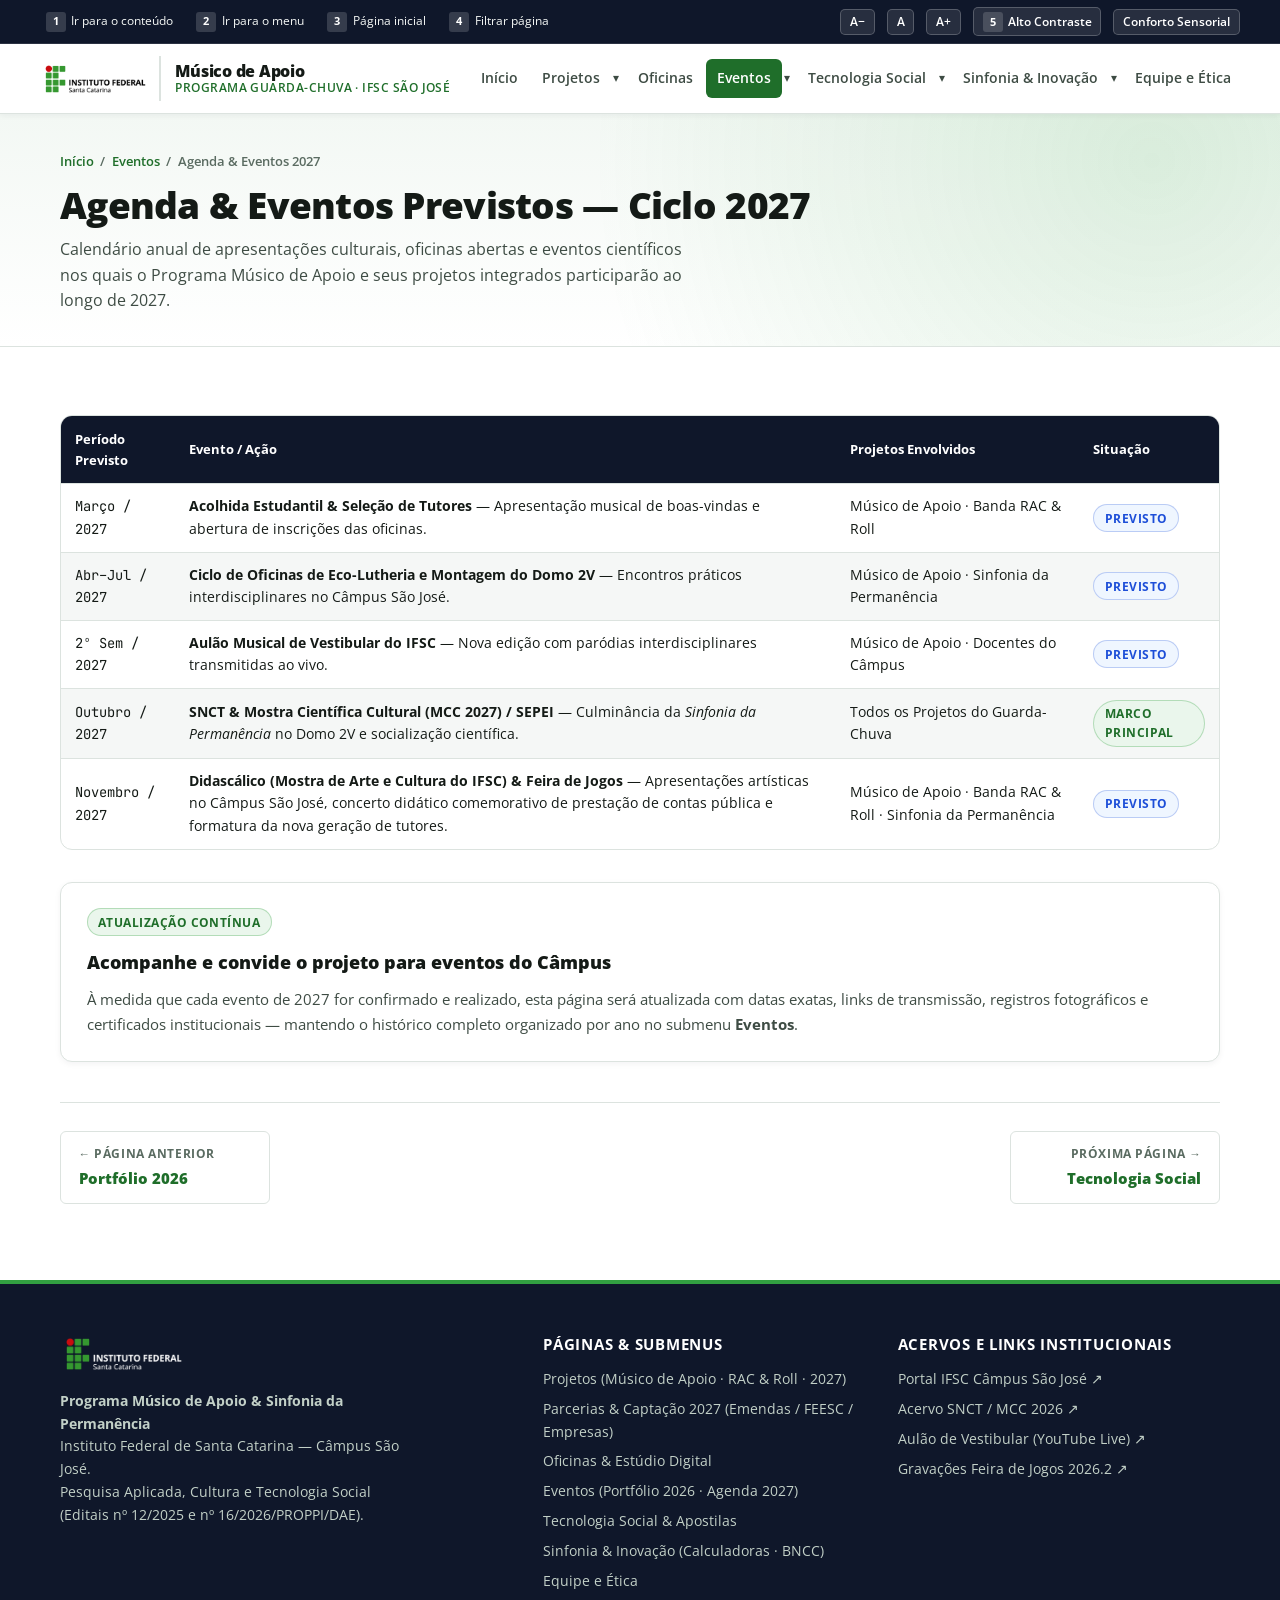
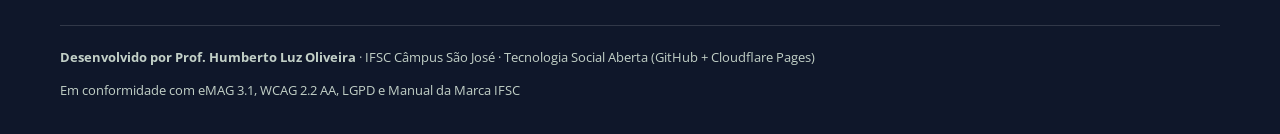
<file: eventos-2027.html>
<!DOCTYPE html>
<html lang="pt-BR">
<head>
  <meta charset="UTF-8">
  <meta name="viewport" content="width=device-width, initial-scale=1.0">
  <title>Eventos · Agenda 2027 | Programa Músico de Apoio — IFSC São José</title>
  <meta name="description" content="Calendário previsto de eventos e apresentações culturais do Programa Músico de Apoio em 2027.">
  <link rel="preconnect" href="https://fonts.googleapis.com">
  <link rel="preconnect" href="https://fonts.gstatic.com" crossorigin>
  <link href="https://fonts.googleapis.com/css2?family=JetBrains+Mono:wght@500;700&family=Open+Sans:wght@400;600;700;800&display=swap" rel="stylesheet">
  <link rel="stylesheet" href="assets/css/style.css">
</head>
<body>

  <!-- BARRA DE ACESSIBILIDADE GOVERNAMENTAL (eMAG 3.1 / WCAG 2.2 AA / TEA) -->
  <div class="a11y-bar" role="region" aria-label="Barra de acessibilidade">
    <div class="container a11y-bar__inner">
      <ul class="a11y-shortcuts">
        <li><a href="#conteudo-principal" accesskey="1"><span class="a11y-key">1</span> Ir para o conteúdo</a></li>
        <li><a href="#menu-principal" accesskey="2"><span class="a11y-key">2</span> Ir para o menu</a></li>
        <li><a href="index.html" accesskey="3"><span class="a11y-key">3</span> Página inicial</a></li>
        <li><a href="#search-drawer" id="trigger-search" accesskey="4"><span class="a11y-key">4</span> Filtrar página</a></li>
      </ul>
      <div class="a11y-controls" role="group" aria-label="Controles visuais e sensoriais">
        <button type="button" class="a11y-btn" id="btn-font-dec" title="Diminuir tamanho da fonte" aria-label="Diminuir tamanho da fonte">A−</button>
        <button type="button" class="a11y-btn" id="btn-font-reset" title="Restaurar tamanho padrão da fonte" aria-label="Restaurar tamanho da fonte">A</button>
        <button type="button" class="a11y-btn" id="btn-font-inc" title="Aumentar tamanho da fonte" aria-label="Aumentar tamanho da fonte">A+</button>
        <button type="button" class="a11y-btn" id="btn-contrast" accesskey="5" aria-pressed="false" title="Alternar modo de alto contraste (Alt + 5)">
          <span class="a11y-key">5</span> Alto Contraste
        </button>
        <button type="button" class="a11y-btn" id="btn-motion" aria-pressed="false" title="Reduzir animações para conforto sensorial">
          Conforto Sensorial
        </button>
      </div>
    </div>
  </div>

  <!-- CABEÇALHO INSTITUCIONAL & MENU PRINCIPAL EXPANSÍVEL -->
  <header class="site-header" role="banner">
    <div class="container site-header__inner">
      <a href="index.html" class="brand-group" aria-label="IFSC Câmpus São José — Início do Portal Músico de Apoio">
        <div class="brand-logo-wrap">
          <img src="assets/img/ifsc-horizontal-cor.png" alt="Instituto Federal de Santa Catarina — IFSC" class="brand-logo logo-light" width="111" height="38">
          <img src="assets/img/ifsc-horizontal-branco.png" alt="Instituto Federal de Santa Catarina — IFSC" class="brand-logo logo-dark" width="111" height="38">
        </div>
        <div class="brand-text">
          <span class="brand-title">Músico de Apoio</span>
          <span class="brand-subtitle">Programa Guarda-Chuva · IFSC São José</span>
        </div>
      </a>

      <button type="button" class="nav-toggle" id="nav-toggle" aria-expanded="false" aria-controls="menu-principal">
        ☰ Menu
      </button>

      <nav class="main-nav" id="menu-principal" aria-label="Navegação principal do portal">
        <ul class="nav-list">
          <li class="nav-item"><a class="nav-link" href="index.html">Início</a></li>
          <li class="nav-item nav-item--has-sub">
            <a class="nav-link" href="projeto.html">Projetos</a>
            <button type="button" class="nav-caret-btn" aria-expanded="false" aria-label="Expandir submenu de Projetos">▾</button>
            <ul class="dropdown-menu" aria-label="Submenu de Projetos">
              <li><a class="dropdown-link" href="projeto.html">Músico de Apoio (Base &amp; Editais)<small>Metodologia PHC/PPE, Sala de Música e ciclos PROPPI/DAE</small></a></li>
              <li><a class="dropdown-link" href="projeto-rac-and-roll.html">Banda RAC &amp; Roll<small>Projeto musical organizado pelo Prof. Jorge Luiz Pereira</small></a></li>
              <li><a class="dropdown-link" href="projetos-futuros.html">Projetos Futuros · Ciclo 2027<small>Incubadora de novas iniciativas e roadmap em desenvolvimento</small></a></li>
              <li><a class="dropdown-link" href="parcerias.html">Parcerias &amp; Captação 2027<small>Como apoiar via Emendas (MDE/LDB), FEESC ou Empresas de São José</small></a></li>
            </ul>
          </li>
          <li class="nav-item"><a class="nav-link" href="oficinas.html">Oficinas</a></li>
          <li class="nav-item nav-item--has-sub">
            <a class="nav-link active" href="eventos.html">Eventos</a>
            <button type="button" class="nav-caret-btn" aria-expanded="false" aria-label="Expandir submenu de Eventos">▾</button>
            <ul class="dropdown-menu" aria-label="Submenu de Eventos">
              <li><a class="dropdown-link" href="eventos.html">Portfólio 2026 (Realizados)<small>SNCT/MCC, Aulão de Vestibular Live e Feira de Jogos</small></a></li>
              <li><a class="dropdown-link active" href="eventos-2027.html" aria-current="page">Agenda &amp; Eventos 2027<small>Calendário anual de apresentações e participações previstas</small></a></li>
            </ul>
          </li>
          <li class="nav-item nav-item--has-sub">
            <a class="nav-link" href="tecnologia-social.html">Tecnologia Social</a>
            <button type="button" class="nav-caret-btn" aria-expanded="false" aria-label="Expandir submenu de Tecnologia Social">▾</button>
            <ul class="dropdown-menu" aria-label="Submenu de Tecnologia Social">
              <li><a class="dropdown-link" href="tecnologia-social.html">Manual &amp; Replicabilidade<small>Guia de implantação na Rede Federal e ciência aberta</small></a></li>
              <li><a class="dropdown-link" href="apostilas.html">Apostilas &amp; Materiais Didáticos<small>Bateria, Violão (dedos-pivô) e futuras tecnologias compartilhadas</small></a></li>
            </ul>
          </li>
          <li class="nav-item nav-item--has-sub">
            <a class="nav-link" href="sinfonia-inovacao.html">Sinfonia &amp; Inovação</a>
            <button type="button" class="nav-caret-btn" aria-expanded="false" aria-label="Expandir submenu de Sinfonia &amp; Inovação">▾</button>
            <ul class="dropdown-menu" aria-label="Submenu de Sinfonia &amp; Inovação">
              <li><a class="dropdown-link" href="sinfonia-inovacao.html">Calculadoras Científicas (PVC &amp; Domo 2V)<small>Eco-Lutheria e Geometria Geodésica 100% no navegador</small></a></li>
              <li><a class="dropdown-link" href="sinfonia-bncc.html">Matriz BNCC &amp; 7 Encontros<small>5 Unidades Curriculares, 11 habilidades e trilha didática</small></a></li>
            </ul>
          </li>
          <li class="nav-item"><a class="nav-link" href="equipe.html">Equipe e Ética</a></li>
        </ul>
      </nav>
    </div>

    <div class="search-drawer" id="search-drawer" hidden>
      <div class="container search-drawer__inner">
        <label for="site-search-input" class="sr-only">Filtrar conteúdos nesta página</label>
        <input type="search" id="site-search-input" class="search-input" placeholder="Filtrar conteúdos desta página (ex.: RAC &amp; Roll, BNCC, Domo, Tubofone, SNCT, ODS)...">
        <span class="search-results-count" id="search-results-count" aria-live="polite">Digite para filtrar</span>
        <button type="button" class="btn btn-secondary btn-sm" id="search-close">Fechar</button>
      </div>
    </div>
  </header>

  <main id="conteudo-principal" tabindex="-1">
    <section class="page-hero">
      <div class="container">
        <nav aria-label="Caminho de navegação">
          <ol class="breadcrumb">
            <li><a href="index.html">Início</a></li> <li aria-hidden="true">/</li> <li><a href="eventos.html">Eventos</a></li> <li aria-hidden="true">/</li> <li aria-current="page">Agenda &amp; Eventos 2027</li>
          </ol>
        </nav>
        <h1>Agenda &amp; Eventos Previstos — Ciclo 2027</h1>
        <p>Calendário anual de apresentações culturais, oficinas abertas e eventos científicos nos quais o Programa Músico de Apoio e seus projetos integrados participarão ao longo de 2027.</p>
      </div>
    </section>
    <section class="section">
      <div class="container">
        <div class="table-wrap" style="margin-bottom:2rem;" data-searchable>
          <table>
            <thead>
              <tr>
                <th scope="col">Período Previsto</th>
                <th scope="col">Evento / Ação</th>
                <th scope="col">Projetos Envolvidos</th>
                <th scope="col">Situação</th>
              </tr>
            </thead>
            <tbody>
              <tr>
                <td class="mono">Março / 2027</td>
                <td><strong>Acolhida Estudantil &amp; Seleção de Tutores</strong> — Apresentação musical de boas-vindas e abertura de inscrições das oficinas.</td>
                <td>Músico de Apoio · Banda RAC &amp; Roll</td>
                <td><span class="pill pill--blue">Previsto</span></td>
              </tr>
              <tr>
                <td class="mono">Abr–Jul / 2027</td>
                <td><strong>Ciclo de Oficinas de Eco-Lutheria e Montagem do Domo 2V</strong> — Encontros práticos interdisciplinares no Câmpus São José.</td>
                <td>Músico de Apoio · Sinfonia da Permanência</td>
                <td><span class="pill pill--blue">Previsto</span></td>
              </tr>
              <tr>
                <td class="mono">2º Sem / 2027</td>
                <td><strong>Aulão Musical de Vestibular do IFSC</strong> — Nova edição com paródias interdisciplinares transmitidas ao vivo.</td>
                <td>Músico de Apoio · Docentes do Câmpus</td>
                <td><span class="pill pill--blue">Previsto</span></td>
              </tr>
              <tr>
                <td class="mono">Outubro / 2027</td>
                <td><strong>SNCT &amp; Mostra Científica Cultural (MCC 2027) / SEPEI</strong> — Culminância da <em>Sinfonia da Permanência</em> no Domo 2V e socialização científica.</td>
                <td>Todos os Projetos do Guarda-Chuva</td>
                <td><span class="pill">Marco Principal</span></td>
              </tr>
              <tr>
                <td class="mono">Novembro / 2027</td>
                <td><strong>Didascálico (Mostra de Arte e Cultura do IFSC) &amp; Feira de Jogos</strong> — Apresentações artísticas no Câmpus São José, concerto didático comemorativo de prestação de contas pública e formatura da nova geração de tutores.</td>
                <td>Músico de Apoio · Banda RAC &amp; Roll · Sinfonia da Permanência</td>
                <td><span class="pill pill--blue">Previsto</span></td>
              </tr>
            </tbody>
          </table>
        </div>

        <div class="card" data-searchable>
          <span class="pill">Atualização Contínua</span>
          <h3>Acompanhe e convide o projeto para eventos do Câmpus</h3>
          <p>À medida que cada evento de 2027 for confirmado e realizado, esta página será atualizada com datas exatas, links de transmissão, registros fotográficos e certificados institucionais — mantendo o histórico completo organizado por ano no submenu <strong>Eventos</strong>.</p>
        </div>

      <nav class="page-pager" aria-label="Navegação entre páginas">
        <a href="eventos.html" class="pager-link"><span class="pager-dir">← Página anterior</span><span class="pager-title">Portfólio 2026</span></a>
        <a href="tecnologia-social.html" class="pager-link pager-link--next"><span class="pager-dir">Próxima página →</span><span class="pager-title">Tecnologia Social</span></a>
      </nav>
      </div>
    </section>
  </main>

  <!-- RODAPÉ INSTITUCIONAL -->
  <footer class="site-footer" role="contentinfo">
    <div class="container">
      <div class="footer-grid">
        <div>
          <img src="assets/img/ifsc-horizontal-branco.png" alt="Instituto Federal de Santa Catarina — IFSC" class="footer-logo" width="128" height="44">
          <p style="font-size:0.86rem;color:var(--text-on-dark-muted);margin:0;max-width:44ch;">
            <strong>Programa Músico de Apoio &amp; Sinfonia da Permanência</strong><br>
            Instituto Federal de Santa Catarina — Câmpus São José.<br>
            Pesquisa Aplicada, Cultura e Tecnologia Social (Editais nº 12/2025 e nº 16/2026/PROPPI/DAE).
          </p>
        </div>

        <div>
          <h3>Páginas &amp; Submenus</h3>
          <ul class="footer-links">
            <li><a href="projeto.html">Projetos (Músico de Apoio · RAC &amp; Roll · 2027)</a></li>
            <li><a href="parcerias.html">Parcerias &amp; Captação 2027 (Emendas / FEESC / Empresas)</a></li>
            <li><a href="oficinas.html">Oficinas &amp; Estúdio Digital</a></li>
            <li><a href="eventos.html">Eventos (Portfólio 2026 · Agenda 2027)</a></li>
            <li><a href="tecnologia-social.html">Tecnologia Social &amp; Apostilas</a></li>
            <li><a href="sinfonia-inovacao.html">Sinfonia &amp; Inovação (Calculadoras · BNCC)</a></li>
            <li><a href="equipe.html">Equipe e Ética</a></li>
          </ul>
        </div>

        <div>
          <h3>Acervos e Links Institucionais</h3>
          <ul class="footer-links">
            <li><a href="https://www.ifsc.edu.br/web/campus-sao-jose" target="_blank" rel="noopener noreferrer">Portal IFSC Câmpus São José ↗</a></li>
            <li><a href="https://drive.google.com/drive/folders/19b-qqgw5ElqcGSa6ewLfSHoE83AjjyEx?usp=sharing" target="_blank" rel="noopener noreferrer">Acervo SNCT / MCC 2026 ↗</a></li>
            <li><a href="https://www.youtube.com/live/t1BAm_mXt-0" target="_blank" rel="noopener noreferrer">Aulão de Vestibular (YouTube Live) ↗</a></li>
            <li><a href="https://drive.google.com/drive/folders/1a1DQWz-fpDmJqDzLh6jj91_zjrW52owD?usp=drive_link" target="_blank" rel="noopener noreferrer">Gravações Feira de Jogos 2026.2 ↗</a></li>
          </ul>
        </div>
      </div>

      <div class="footer-bottom">
        <span><strong>Desenvolvido por Prof. Humberto Luz Oliveira</strong> · IFSC Câmpus São José · Tecnologia Social Aberta (GitHub + Cloudflare Pages)</span>
        <span>Em conformidade com eMAG 3.1, WCAG 2.2 AA, LGPD e Manual da Marca IFSC</span>
      </div>
    </div>
  </footer>

  <!-- VLibras Widget Oficial do Governo Federal -->
  <div vw class="enabled">
    <div vw-access-button class="active"></div>
    <div vw-plugin-wrapper>
      <div class="vw-plugin-top-wrapper"></div>
    </div>
  </div>
  <script src="https://vlibras.gov.br/app/vlibras-plugin.js"></script>
  <script>if (window.VLibras) { new window.VLibras.Widget('https://vlibras.gov.br/app'); }</script>

  <script src="assets/js/main.js"></script>
</body>
</html>
</file>
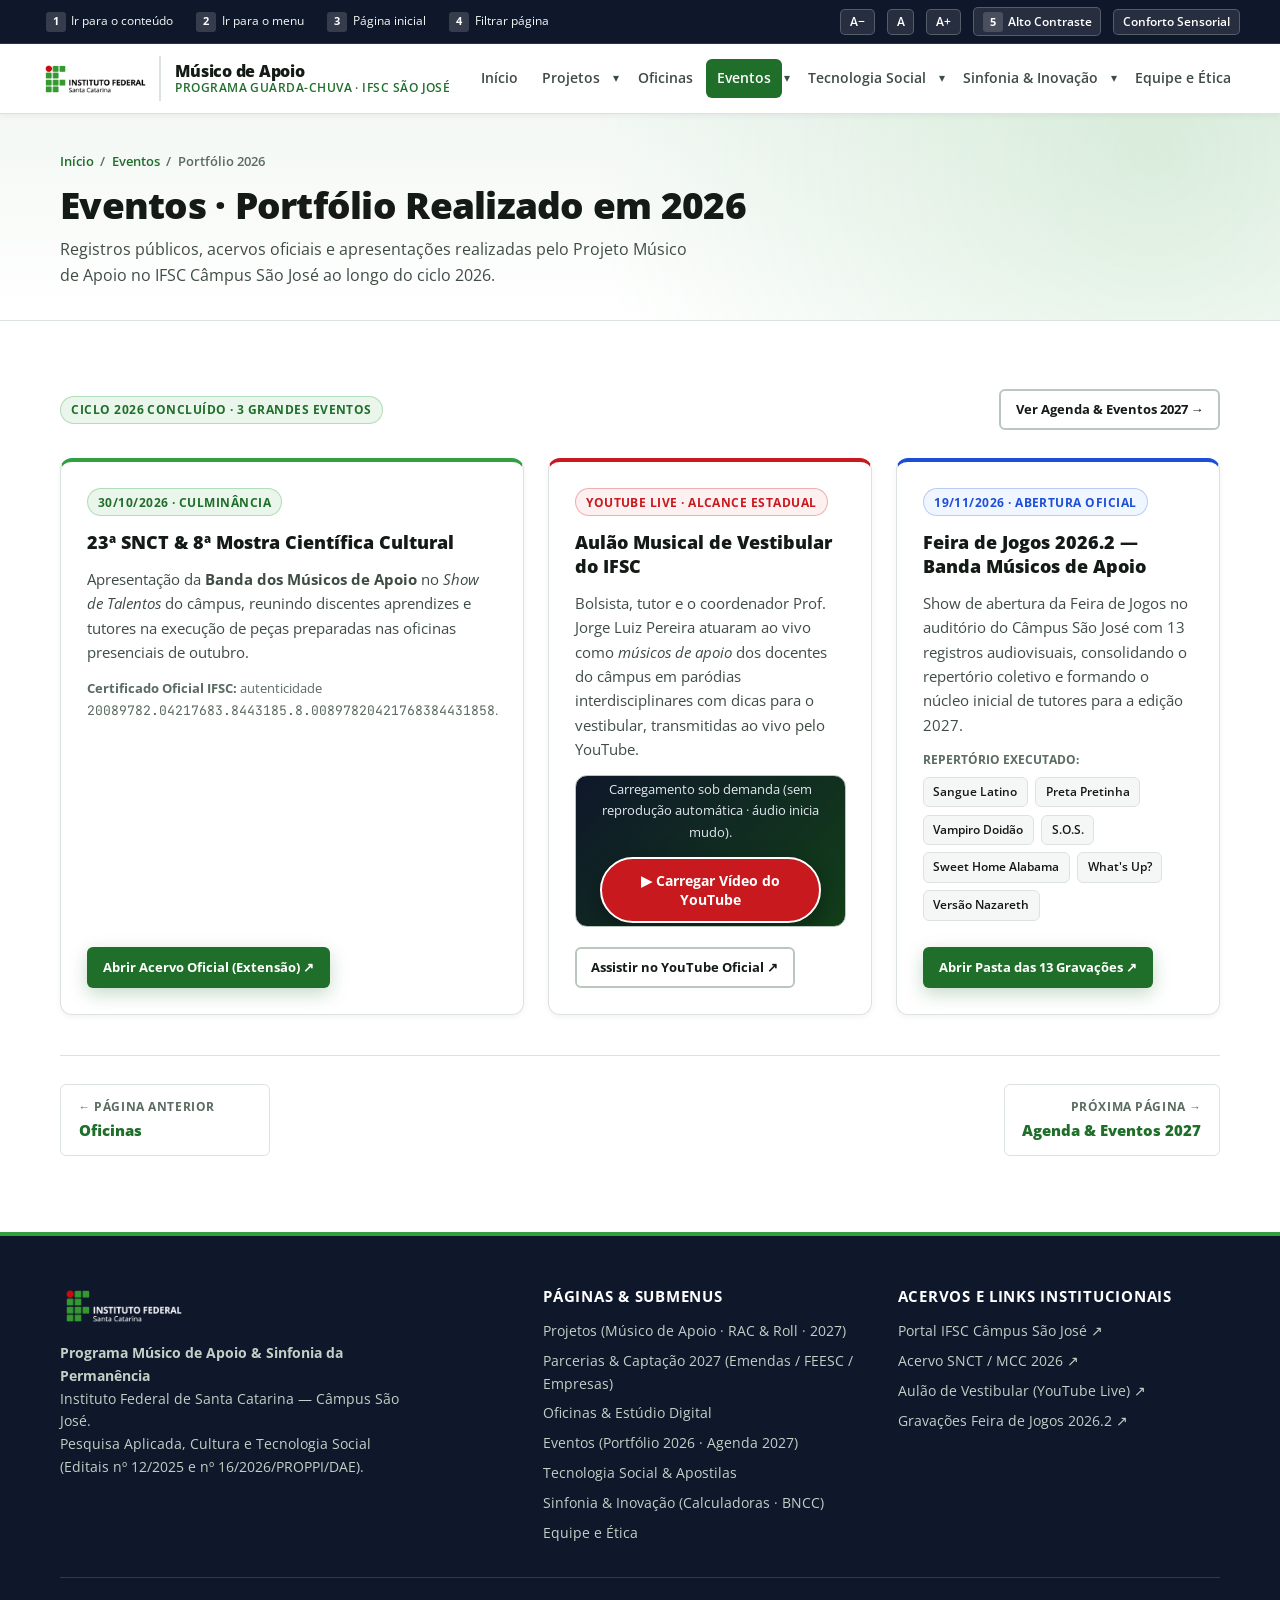
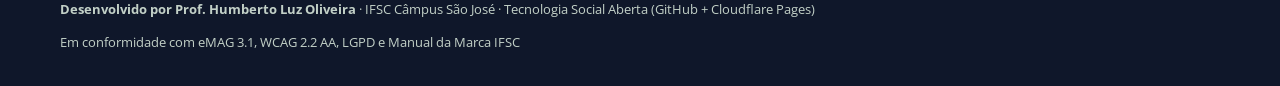
<file: eventos.html>
<!DOCTYPE html>
<html lang="pt-BR">
<head>
  <meta charset="UTF-8">
  <meta name="viewport" content="width=device-width, initial-scale=1.0">
  <title>Eventos · Portfólio 2026 | Programa Músico de Apoio — IFSC São José</title>
  <meta name="description" content="Portfólio público 2026: SNCT/MCC, Aulão de Vestibular no YouTube Live e Feira de Jogos 2026.2.">
  <link rel="preconnect" href="https://fonts.googleapis.com">
  <link rel="preconnect" href="https://fonts.gstatic.com" crossorigin>
  <link href="https://fonts.googleapis.com/css2?family=JetBrains+Mono:wght@500;700&family=Open+Sans:wght@400;600;700;800&display=swap" rel="stylesheet">
  <link rel="stylesheet" href="assets/css/style.css">
</head>
<body>

  <!-- BARRA DE ACESSIBILIDADE GOVERNAMENTAL (eMAG 3.1 / WCAG 2.2 AA / TEA) -->
  <div class="a11y-bar" role="region" aria-label="Barra de acessibilidade">
    <div class="container a11y-bar__inner">
      <ul class="a11y-shortcuts">
        <li><a href="#conteudo-principal" accesskey="1"><span class="a11y-key">1</span> Ir para o conteúdo</a></li>
        <li><a href="#menu-principal" accesskey="2"><span class="a11y-key">2</span> Ir para o menu</a></li>
        <li><a href="index.html" accesskey="3"><span class="a11y-key">3</span> Página inicial</a></li>
        <li><a href="#search-drawer" id="trigger-search" accesskey="4"><span class="a11y-key">4</span> Filtrar página</a></li>
      </ul>
      <div class="a11y-controls" role="group" aria-label="Controles visuais e sensoriais">
        <button type="button" class="a11y-btn" id="btn-font-dec" title="Diminuir tamanho da fonte" aria-label="Diminuir tamanho da fonte">A−</button>
        <button type="button" class="a11y-btn" id="btn-font-reset" title="Restaurar tamanho padrão da fonte" aria-label="Restaurar tamanho da fonte">A</button>
        <button type="button" class="a11y-btn" id="btn-font-inc" title="Aumentar tamanho da fonte" aria-label="Aumentar tamanho da fonte">A+</button>
        <button type="button" class="a11y-btn" id="btn-contrast" accesskey="5" aria-pressed="false" title="Alternar modo de alto contraste (Alt + 5)">
          <span class="a11y-key">5</span> Alto Contraste
        </button>
        <button type="button" class="a11y-btn" id="btn-motion" aria-pressed="false" title="Reduzir animações para conforto sensorial">
          Conforto Sensorial
        </button>
      </div>
    </div>
  </div>

  <!-- CABEÇALHO INSTITUCIONAL & MENU PRINCIPAL EXPANSÍVEL -->
  <header class="site-header" role="banner">
    <div class="container site-header__inner">
      <a href="index.html" class="brand-group" aria-label="IFSC Câmpus São José — Início do Portal Músico de Apoio">
        <div class="brand-logo-wrap">
          <img src="assets/img/ifsc-horizontal-cor.png" alt="Instituto Federal de Santa Catarina — IFSC" class="brand-logo logo-light" width="111" height="38">
          <img src="assets/img/ifsc-horizontal-branco.png" alt="Instituto Federal de Santa Catarina — IFSC" class="brand-logo logo-dark" width="111" height="38">
        </div>
        <div class="brand-text">
          <span class="brand-title">Músico de Apoio</span>
          <span class="brand-subtitle">Programa Guarda-Chuva · IFSC São José</span>
        </div>
      </a>

      <button type="button" class="nav-toggle" id="nav-toggle" aria-expanded="false" aria-controls="menu-principal">
        ☰ Menu
      </button>

      <nav class="main-nav" id="menu-principal" aria-label="Navegação principal do portal">
        <ul class="nav-list">
          <li class="nav-item"><a class="nav-link" href="index.html">Início</a></li>
          <li class="nav-item nav-item--has-sub">
            <a class="nav-link" href="projeto.html">Projetos</a>
            <button type="button" class="nav-caret-btn" aria-expanded="false" aria-label="Expandir submenu de Projetos">▾</button>
            <ul class="dropdown-menu" aria-label="Submenu de Projetos">
              <li><a class="dropdown-link" href="projeto.html">Músico de Apoio (Base &amp; Editais)<small>Metodologia PHC/PPE, Sala de Música e ciclos PROPPI/DAE</small></a></li>
              <li><a class="dropdown-link" href="projeto-rac-and-roll.html">Banda RAC &amp; Roll<small>Projeto musical organizado pelo Prof. Jorge Luiz Pereira</small></a></li>
              <li><a class="dropdown-link" href="projetos-futuros.html">Projetos Futuros · Ciclo 2027<small>Incubadora de novas iniciativas e roadmap em desenvolvimento</small></a></li>
              <li><a class="dropdown-link" href="parcerias.html">Parcerias &amp; Captação 2027<small>Como apoiar via Emendas (MDE/LDB), FEESC ou Empresas de São José</small></a></li>
            </ul>
          </li>
          <li class="nav-item"><a class="nav-link" href="oficinas.html">Oficinas</a></li>
          <li class="nav-item nav-item--has-sub">
            <a class="nav-link active" href="eventos.html" aria-current="page">Eventos</a>
            <button type="button" class="nav-caret-btn" aria-expanded="false" aria-label="Expandir submenu de Eventos">▾</button>
            <ul class="dropdown-menu" aria-label="Submenu de Eventos">
              <li><a class="dropdown-link active" href="eventos.html" aria-current="page">Portfólio 2026 (Realizados)<small>SNCT/MCC, Aulão de Vestibular Live e Feira de Jogos</small></a></li>
              <li><a class="dropdown-link" href="eventos-2027.html">Agenda &amp; Eventos 2027<small>Calendário anual de apresentações e participações previstas</small></a></li>
            </ul>
          </li>
          <li class="nav-item nav-item--has-sub">
            <a class="nav-link" href="tecnologia-social.html">Tecnologia Social</a>
            <button type="button" class="nav-caret-btn" aria-expanded="false" aria-label="Expandir submenu de Tecnologia Social">▾</button>
            <ul class="dropdown-menu" aria-label="Submenu de Tecnologia Social">
              <li><a class="dropdown-link" href="tecnologia-social.html">Manual &amp; Replicabilidade<small>Guia de implantação na Rede Federal e ciência aberta</small></a></li>
              <li><a class="dropdown-link" href="apostilas.html">Apostilas &amp; Materiais Didáticos<small>Bateria, Violão (dedos-pivô) e futuras tecnologias compartilhadas</small></a></li>
            </ul>
          </li>
          <li class="nav-item nav-item--has-sub">
            <a class="nav-link" href="sinfonia-inovacao.html">Sinfonia &amp; Inovação</a>
            <button type="button" class="nav-caret-btn" aria-expanded="false" aria-label="Expandir submenu de Sinfonia &amp; Inovação">▾</button>
            <ul class="dropdown-menu" aria-label="Submenu de Sinfonia &amp; Inovação">
              <li><a class="dropdown-link" href="sinfonia-inovacao.html">Calculadoras Científicas (PVC &amp; Domo 2V)<small>Eco-Lutheria e Geometria Geodésica 100% no navegador</small></a></li>
              <li><a class="dropdown-link" href="sinfonia-bncc.html">Matriz BNCC &amp; 7 Encontros<small>5 Unidades Curriculares, 11 habilidades e trilha didática</small></a></li>
            </ul>
          </li>
          <li class="nav-item"><a class="nav-link" href="equipe.html">Equipe e Ética</a></li>
        </ul>
      </nav>
    </div>

    <div class="search-drawer" id="search-drawer" hidden>
      <div class="container search-drawer__inner">
        <label for="site-search-input" class="sr-only">Filtrar conteúdos nesta página</label>
        <input type="search" id="site-search-input" class="search-input" placeholder="Filtrar conteúdos desta página (ex.: RAC &amp; Roll, BNCC, Domo, Tubofone, SNCT, ODS)...">
        <span class="search-results-count" id="search-results-count" aria-live="polite">Digite para filtrar</span>
        <button type="button" class="btn btn-secondary btn-sm" id="search-close">Fechar</button>
      </div>
    </div>
  </header>

  <main id="conteudo-principal" tabindex="-1">
    <section class="page-hero">
      <div class="container">
        <nav aria-label="Caminho de navegação">
          <ol class="breadcrumb">
            <li><a href="index.html">Início</a></li> <li aria-hidden="true">/</li> <li><a href="eventos.html">Eventos</a></li> <li aria-hidden="true">/</li> <li aria-current="page">Portfólio 2026</li>
          </ol>
        </nav>
        <h1>Eventos · Portfólio Realizado em 2026</h1>
        <p>Registros públicos, acervos oficiais e apresentações realizadas pelo Projeto Músico de Apoio no IFSC Câmpus São José ao longo do ciclo 2026.</p>
      </div>
    </section>
    <section class="section">
      <div class="container">
        <div style="display:flex;flex-wrap:wrap;justify-content:space-between;align-items:center;gap:0.75rem;margin-bottom:1.75rem;">
          <span class="pill">Ciclo 2026 Concluído · 3 Grandes Eventos</span>
          <a href="eventos-2027.html" class="btn btn-secondary btn-sm">Ver Agenda &amp; Eventos 2027 →</a>
        </div>

        <div class="grid-3">
          <article class="card card--accent-green" data-searchable>
            <span class="pill">30/10/2026 · Culminância</span>
            <h3>23ª SNCT &amp; 8ª Mostra Científica Cultural</h3>
            <p>Apresentação da <strong>Banda dos Músicos de Apoio</strong> no <em>Show de Talentos</em> do câmpus, reunindo discentes aprendizes e tutores na execução de peças preparadas nas oficinas presenciais de outubro.</p>
            <p style="font-size:0.82rem;color:var(--text-muted);">
              <strong>Certificado Oficial IFSC:</strong> autenticidade <span class="mono">20089782.04217683.8443185.8.00897820421768384431858</span>.
            </p>
            <div style="margin-top:auto;padding-top:0.5rem;">
              <a href="https://drive.google.com/drive/folders/19b-qqgw5ElqcGSa6ewLfSHoE83AjjyEx?usp=sharing" target="_blank" rel="noopener noreferrer" class="btn btn-primary btn-sm">
                Abrir Acervo Oficial (Extensão) ↗
              </a>
            </div>
          </article>

          <article class="card card--accent-red" data-searchable>
            <span class="pill pill--red">YouTube Live · Alcance Estadual</span>
            <h3>Aulão Musical de Vestibular do IFSC</h3>
            <p>Bolsista, tutor e o coordenador Prof. Jorge Luiz Pereira atuaram ao vivo como <em>músicos de apoio</em> dos docentes do câmpus em paródias interdisciplinares com dicas para o vestibular, transmitidas ao vivo pelo YouTube.</p>
            <div class="video-facade" aria-label="Player sob demanda do Aulão Musical de Vestibular do IFSC">
              <p style="color:#E2E8F0;font-size:0.82rem;margin:0 0 0.85rem;">Carregamento sob demanda (sem reprodução automática · áudio inicia mudo).</p>
              <button type="button" class="video-play-btn" data-yt-load="t1BAm_mXt-0" data-yt-title="Vestibular IFSC 2027/1 — Aulão Musical">▶ Carregar Vídeo do YouTube</button>
            </div>
            <div style="margin-top:auto;padding-top:0.4rem;">
              <a href="https://www.youtube.com/live/t1BAm_mXt-0" target="_blank" rel="noopener noreferrer" class="btn btn-secondary btn-sm">Assistir no YouTube Oficial ↗</a>
            </div>
          </article>

          <article class="card card--accent-blue" data-searchable>
            <span class="pill pill--blue">19/11/2026 · Abertura Oficial</span>
            <h3>Feira de Jogos 2026.2 — Banda Músicos de Apoio</h3>
            <p>Show de abertura da Feira de Jogos no auditório do Câmpus São José com 13 registros audiovisuais, consolidando o repertório coletivo e formando o núcleo inicial de tutores para a edição 2027.</p>
            <div>
              <strong style="font-size:0.76rem;text-transform:uppercase;color:var(--text-muted);display:block;margin-bottom:0.4rem;">Repertório Executado:</strong>
              <div class="setlist-tags">
                <span class="setlist-tag">Sangue Latino</span><span class="setlist-tag">Preta Pretinha</span>
                <span class="setlist-tag">Vampiro Doidão</span><span class="setlist-tag">S.O.S.</span>
                <span class="setlist-tag">Sweet Home Alabama</span><span class="setlist-tag">What's Up?</span>
                <span class="setlist-tag">Versão Nazareth</span>
              </div>
            </div>
            <div style="margin-top:auto;padding-top:0.5rem;">
              <a href="https://drive.google.com/drive/folders/1a1DQWz-fpDmJqDzLh6jj91_zjrW52owD?usp=drive_link" target="_blank" rel="noopener noreferrer" class="btn btn-primary btn-sm">Abrir Pasta das 13 Gravações ↗</a>
            </div>
          </article>
        </div>

      <nav class="page-pager" aria-label="Navegação entre páginas">
        <a href="oficinas.html" class="pager-link"><span class="pager-dir">← Página anterior</span><span class="pager-title">Oficinas</span></a>
        <a href="eventos-2027.html" class="pager-link pager-link--next"><span class="pager-dir">Próxima página →</span><span class="pager-title">Agenda &amp; Eventos 2027</span></a>
      </nav>
      </div>
    </section>
  </main>

  <!-- RODAPÉ INSTITUCIONAL -->
  <footer class="site-footer" role="contentinfo">
    <div class="container">
      <div class="footer-grid">
        <div>
          <img src="assets/img/ifsc-horizontal-branco.png" alt="Instituto Federal de Santa Catarina — IFSC" class="footer-logo" width="128" height="44">
          <p style="font-size:0.86rem;color:var(--text-on-dark-muted);margin:0;max-width:44ch;">
            <strong>Programa Músico de Apoio &amp; Sinfonia da Permanência</strong><br>
            Instituto Federal de Santa Catarina — Câmpus São José.<br>
            Pesquisa Aplicada, Cultura e Tecnologia Social (Editais nº 12/2025 e nº 16/2026/PROPPI/DAE).
          </p>
        </div>

        <div>
          <h3>Páginas &amp; Submenus</h3>
          <ul class="footer-links">
            <li><a href="projeto.html">Projetos (Músico de Apoio · RAC &amp; Roll · 2027)</a></li>
            <li><a href="parcerias.html">Parcerias &amp; Captação 2027 (Emendas / FEESC / Empresas)</a></li>
            <li><a href="oficinas.html">Oficinas &amp; Estúdio Digital</a></li>
            <li><a href="eventos.html">Eventos (Portfólio 2026 · Agenda 2027)</a></li>
            <li><a href="tecnologia-social.html">Tecnologia Social &amp; Apostilas</a></li>
            <li><a href="sinfonia-inovacao.html">Sinfonia &amp; Inovação (Calculadoras · BNCC)</a></li>
            <li><a href="equipe.html">Equipe e Ética</a></li>
          </ul>
        </div>

        <div>
          <h3>Acervos e Links Institucionais</h3>
          <ul class="footer-links">
            <li><a href="https://www.ifsc.edu.br/web/campus-sao-jose" target="_blank" rel="noopener noreferrer">Portal IFSC Câmpus São José ↗</a></li>
            <li><a href="https://drive.google.com/drive/folders/19b-qqgw5ElqcGSa6ewLfSHoE83AjjyEx?usp=sharing" target="_blank" rel="noopener noreferrer">Acervo SNCT / MCC 2026 ↗</a></li>
            <li><a href="https://www.youtube.com/live/t1BAm_mXt-0" target="_blank" rel="noopener noreferrer">Aulão de Vestibular (YouTube Live) ↗</a></li>
            <li><a href="https://drive.google.com/drive/folders/1a1DQWz-fpDmJqDzLh6jj91_zjrW52owD?usp=drive_link" target="_blank" rel="noopener noreferrer">Gravações Feira de Jogos 2026.2 ↗</a></li>
          </ul>
        </div>
      </div>

      <div class="footer-bottom">
        <span><strong>Desenvolvido por Prof. Humberto Luz Oliveira</strong> · IFSC Câmpus São José · Tecnologia Social Aberta (GitHub + Cloudflare Pages)</span>
        <span>Em conformidade com eMAG 3.1, WCAG 2.2 AA, LGPD e Manual da Marca IFSC</span>
      </div>
    </div>
  </footer>

  <!-- VLibras Widget Oficial do Governo Federal -->
  <div vw class="enabled">
    <div vw-access-button class="active"></div>
    <div vw-plugin-wrapper>
      <div class="vw-plugin-top-wrapper"></div>
    </div>
  </div>
  <script src="https://vlibras.gov.br/app/vlibras-plugin.js"></script>
  <script>if (window.VLibras) { new window.VLibras.Widget('https://vlibras.gov.br/app'); }</script>

  <script src="assets/js/main.js"></script>
</body>
</html>
</file>
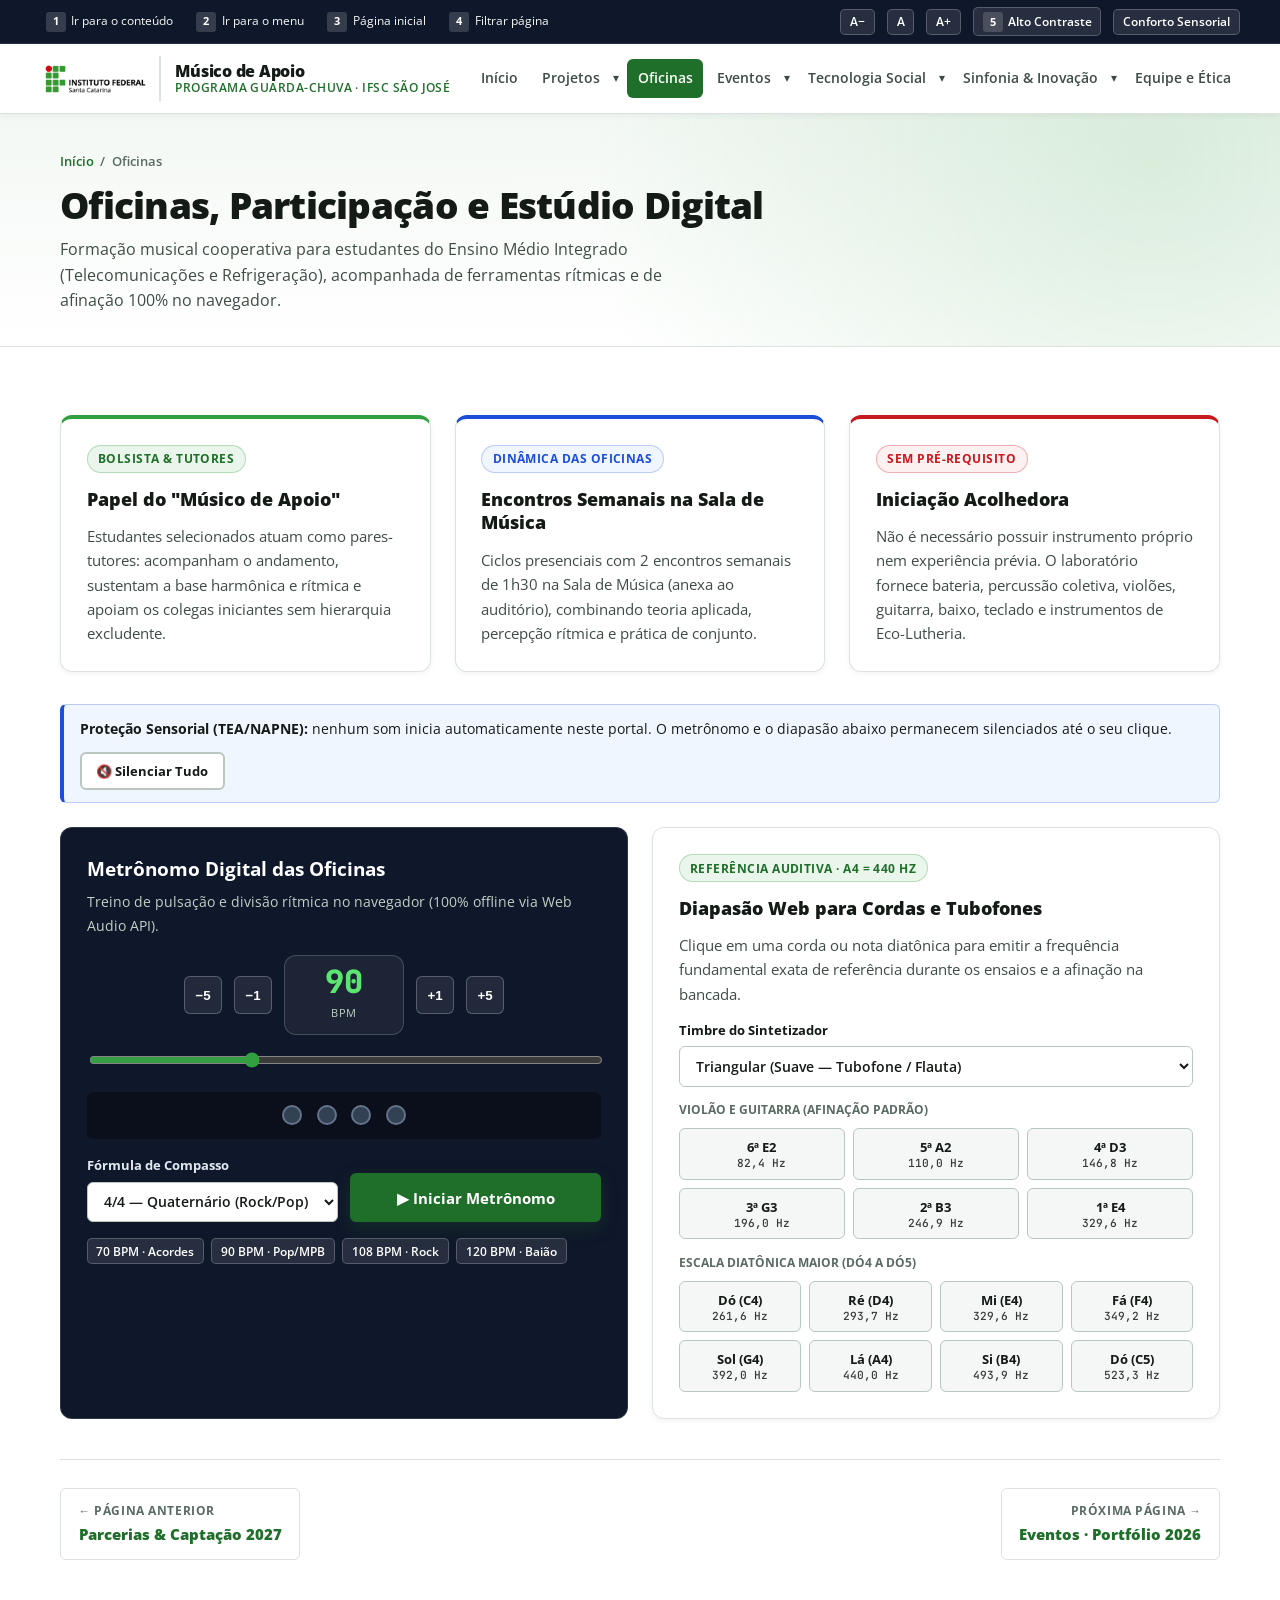
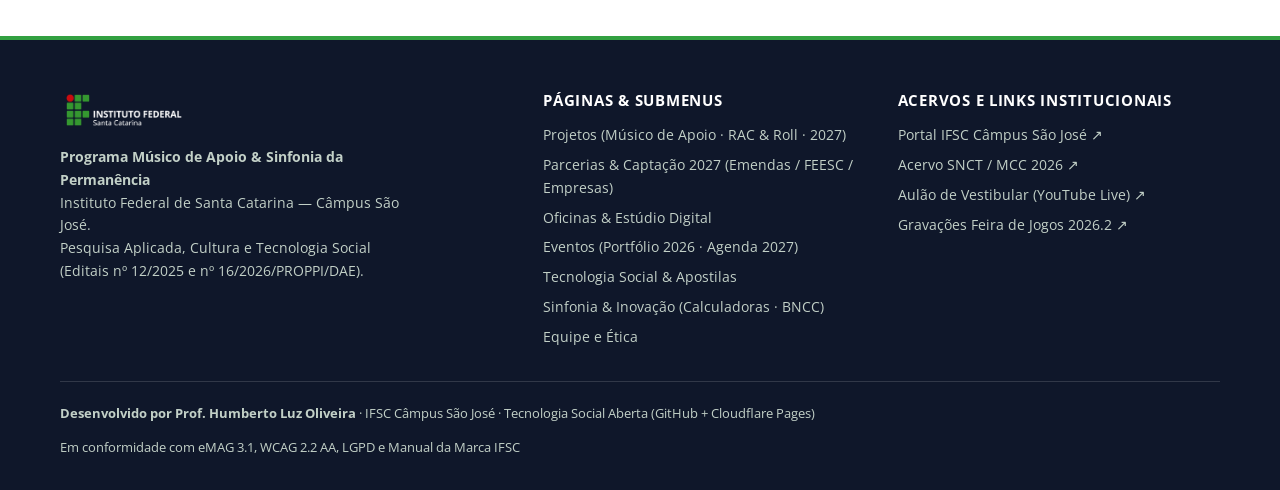
<file: oficinas.html>
<!DOCTYPE html>
<html lang="pt-BR">
<head>
  <meta charset="UTF-8">
  <meta name="viewport" content="width=device-width, initial-scale=1.0">
  <title>Oficinas & Estúdio Digital | Programa Músico de Apoio — IFSC São José</title>
  <meta name="description" content="Oficinas musicais cooperativas e Estúdio Digital (Metrônomo e Diapasão Web Audio) no IFSC São José.">
  <link rel="preconnect" href="https://fonts.googleapis.com">
  <link rel="preconnect" href="https://fonts.gstatic.com" crossorigin>
  <link href="https://fonts.googleapis.com/css2?family=JetBrains+Mono:wght@500;700&family=Open+Sans:wght@400;600;700;800&display=swap" rel="stylesheet">
  <link rel="stylesheet" href="assets/css/style.css">
</head>
<body>

  <!-- BARRA DE ACESSIBILIDADE GOVERNAMENTAL (eMAG 3.1 / WCAG 2.2 AA / TEA) -->
  <div class="a11y-bar" role="region" aria-label="Barra de acessibilidade">
    <div class="container a11y-bar__inner">
      <ul class="a11y-shortcuts">
        <li><a href="#conteudo-principal" accesskey="1"><span class="a11y-key">1</span> Ir para o conteúdo</a></li>
        <li><a href="#menu-principal" accesskey="2"><span class="a11y-key">2</span> Ir para o menu</a></li>
        <li><a href="index.html" accesskey="3"><span class="a11y-key">3</span> Página inicial</a></li>
        <li><a href="#search-drawer" id="trigger-search" accesskey="4"><span class="a11y-key">4</span> Filtrar página</a></li>
      </ul>
      <div class="a11y-controls" role="group" aria-label="Controles visuais e sensoriais">
        <button type="button" class="a11y-btn" id="btn-font-dec" title="Diminuir tamanho da fonte" aria-label="Diminuir tamanho da fonte">A−</button>
        <button type="button" class="a11y-btn" id="btn-font-reset" title="Restaurar tamanho padrão da fonte" aria-label="Restaurar tamanho da fonte">A</button>
        <button type="button" class="a11y-btn" id="btn-font-inc" title="Aumentar tamanho da fonte" aria-label="Aumentar tamanho da fonte">A+</button>
        <button type="button" class="a11y-btn" id="btn-contrast" accesskey="5" aria-pressed="false" title="Alternar modo de alto contraste (Alt + 5)">
          <span class="a11y-key">5</span> Alto Contraste
        </button>
        <button type="button" class="a11y-btn" id="btn-motion" aria-pressed="false" title="Reduzir animações para conforto sensorial">
          Conforto Sensorial
        </button>
      </div>
    </div>
  </div>

  <!-- CABEÇALHO INSTITUCIONAL & MENU PRINCIPAL EXPANSÍVEL -->
  <header class="site-header" role="banner">
    <div class="container site-header__inner">
      <a href="index.html" class="brand-group" aria-label="IFSC Câmpus São José — Início do Portal Músico de Apoio">
        <div class="brand-logo-wrap">
          <img src="assets/img/ifsc-horizontal-cor.png" alt="Instituto Federal de Santa Catarina — IFSC" class="brand-logo logo-light" width="111" height="38">
          <img src="assets/img/ifsc-horizontal-branco.png" alt="Instituto Federal de Santa Catarina — IFSC" class="brand-logo logo-dark" width="111" height="38">
        </div>
        <div class="brand-text">
          <span class="brand-title">Músico de Apoio</span>
          <span class="brand-subtitle">Programa Guarda-Chuva · IFSC São José</span>
        </div>
      </a>

      <button type="button" class="nav-toggle" id="nav-toggle" aria-expanded="false" aria-controls="menu-principal">
        ☰ Menu
      </button>

      <nav class="main-nav" id="menu-principal" aria-label="Navegação principal do portal">
        <ul class="nav-list">
          <li class="nav-item"><a class="nav-link" href="index.html">Início</a></li>
          <li class="nav-item nav-item--has-sub">
            <a class="nav-link" href="projeto.html">Projetos</a>
            <button type="button" class="nav-caret-btn" aria-expanded="false" aria-label="Expandir submenu de Projetos">▾</button>
            <ul class="dropdown-menu" aria-label="Submenu de Projetos">
              <li><a class="dropdown-link" href="projeto.html">Músico de Apoio (Base &amp; Editais)<small>Metodologia PHC/PPE, Sala de Música e ciclos PROPPI/DAE</small></a></li>
              <li><a class="dropdown-link" href="projeto-rac-and-roll.html">Banda RAC &amp; Roll<small>Projeto musical organizado pelo Prof. Jorge Luiz Pereira</small></a></li>
              <li><a class="dropdown-link" href="projetos-futuros.html">Projetos Futuros · Ciclo 2027<small>Incubadora de novas iniciativas e roadmap em desenvolvimento</small></a></li>
              <li><a class="dropdown-link" href="parcerias.html">Parcerias &amp; Captação 2027<small>Como apoiar via Emendas (MDE/LDB), FEESC ou Empresas de São José</small></a></li>
            </ul>
          </li>
          <li class="nav-item"><a class="nav-link active" href="oficinas.html" aria-current="page">Oficinas</a></li>
          <li class="nav-item nav-item--has-sub">
            <a class="nav-link" href="eventos.html">Eventos</a>
            <button type="button" class="nav-caret-btn" aria-expanded="false" aria-label="Expandir submenu de Eventos">▾</button>
            <ul class="dropdown-menu" aria-label="Submenu de Eventos">
              <li><a class="dropdown-link" href="eventos.html">Portfólio 2026 (Realizados)<small>SNCT/MCC, Aulão de Vestibular Live e Feira de Jogos</small></a></li>
              <li><a class="dropdown-link" href="eventos-2027.html">Agenda &amp; Eventos 2027<small>Calendário anual de apresentações e participações previstas</small></a></li>
            </ul>
          </li>
          <li class="nav-item nav-item--has-sub">
            <a class="nav-link" href="tecnologia-social.html">Tecnologia Social</a>
            <button type="button" class="nav-caret-btn" aria-expanded="false" aria-label="Expandir submenu de Tecnologia Social">▾</button>
            <ul class="dropdown-menu" aria-label="Submenu de Tecnologia Social">
              <li><a class="dropdown-link" href="tecnologia-social.html">Manual &amp; Replicabilidade<small>Guia de implantação na Rede Federal e ciência aberta</small></a></li>
              <li><a class="dropdown-link" href="apostilas.html">Apostilas &amp; Materiais Didáticos<small>Bateria, Violão (dedos-pivô) e futuras tecnologias compartilhadas</small></a></li>
            </ul>
          </li>
          <li class="nav-item nav-item--has-sub">
            <a class="nav-link" href="sinfonia-inovacao.html">Sinfonia &amp; Inovação</a>
            <button type="button" class="nav-caret-btn" aria-expanded="false" aria-label="Expandir submenu de Sinfonia &amp; Inovação">▾</button>
            <ul class="dropdown-menu" aria-label="Submenu de Sinfonia &amp; Inovação">
              <li><a class="dropdown-link" href="sinfonia-inovacao.html">Calculadoras Científicas (PVC &amp; Domo 2V)<small>Eco-Lutheria e Geometria Geodésica 100% no navegador</small></a></li>
              <li><a class="dropdown-link" href="sinfonia-bncc.html">Matriz BNCC &amp; 7 Encontros<small>5 Unidades Curriculares, 11 habilidades e trilha didática</small></a></li>
            </ul>
          </li>
          <li class="nav-item"><a class="nav-link" href="equipe.html">Equipe e Ética</a></li>
        </ul>
      </nav>
    </div>

    <div class="search-drawer" id="search-drawer" hidden>
      <div class="container search-drawer__inner">
        <label for="site-search-input" class="sr-only">Filtrar conteúdos nesta página</label>
        <input type="search" id="site-search-input" class="search-input" placeholder="Filtrar conteúdos desta página (ex.: RAC &amp; Roll, BNCC, Domo, Tubofone, SNCT, ODS)...">
        <span class="search-results-count" id="search-results-count" aria-live="polite">Digite para filtrar</span>
        <button type="button" class="btn btn-secondary btn-sm" id="search-close">Fechar</button>
      </div>
    </div>
  </header>

  <main id="conteudo-principal" tabindex="-1">
    <section class="page-hero">
      <div class="container">
        <nav aria-label="Caminho de navegação">
          <ol class="breadcrumb">
            <li><a href="index.html">Início</a></li> <li aria-hidden="true">/</li> <li aria-current="page">Oficinas</li>
          </ol>
        </nav>
        <h1>Oficinas, Participação e Estúdio Digital</h1>
        <p>Formação musical cooperativa para estudantes do Ensino Médio Integrado (Telecomunicações e Refrigeração), acompanhada de ferramentas rítmicas e de afinação 100% no navegador.</p>
      </div>
    </section>
    <section class="section">
      <div class="container">
        <div class="grid-3" style="margin-bottom:2rem;">
          <article class="card card--accent-green" data-searchable>
            <span class="pill">Bolsista &amp; Tutores</span>
            <h3>Papel do "Músico de Apoio"</h3>
            <p>Estudantes selecionados atuam como pares-tutores: acompanham o andamento, sustentam a base harmônica e rítmica e apoiam os colegas iniciantes sem hierarquia excludente.</p>
          </article>
          <article class="card card--accent-blue" data-searchable>
            <span class="pill pill--blue">Dinâmica das Oficinas</span>
            <h3>Encontros Semanais na Sala de Música</h3>
            <p>Ciclos presenciais com 2 encontros semanais de 1h30 na Sala de Música (anexa ao auditório), combinando teoria aplicada, percepção rítmica e prática de conjunto.</p>
          </article>
          <article class="card card--accent-red" data-searchable>
            <span class="pill pill--red">Sem Pré-requisito</span>
            <h3>Iniciação Acolhedora</h3>
            <p>Não é necessário possuir instrumento próprio nem experiência prévia. O laboratório fornece bateria, percussão coletiva, violões, guitarra, baixo, teclado e instrumentos de Eco-Lutheria.</p>
          </article>
        </div>

        <div class="sensory-notice" role="note" aria-label="Aviso de conforto sensorial e controle de áudio">
          <div>
            <strong>Proteção Sensorial (TEA/NAPNE):</strong> nenhum som inicia automaticamente neste portal. O metrônomo e o diapasão abaixo permanecem silenciados até o seu clique.
            <span id="audio-live-status" class="sr-only" aria-live="polite">Áudio silenciado.</span>
          </div>
          <button type="button" class="btn btn-secondary btn-sm" id="btn-mute-all">🔇 Silenciar Tudo</button>
        </div>

        <div class="grid-2">
          <div class="studio-panel" data-searchable>
            <h3>Metrônomo Digital das Oficinas</h3>
            <p>Treino de pulsação e divisão rítmica no navegador (100% offline via Web Audio API).</p>
            <div class="bpm-row">
              <button type="button" class="bpm-step-btn" data-bpm-delta="-5" aria-label="Diminuir 5 BPM">−5</button>
              <button type="button" class="bpm-step-btn" data-bpm-delta="-1" aria-label="Diminuir 1 BPM">−1</button>
              <div class="bpm-readout"><span class="bpm-number mono" id="bpm-display">90</span><span class="bpm-unit">BPM</span></div>
              <button type="button" class="bpm-step-btn" data-bpm-delta="1" aria-label="Aumentar 1 BPM">+1</button>
              <button type="button" class="bpm-step-btn" data-bpm-delta="5" aria-label="Aumentar 5 BPM">+5</button>
            </div>
            <label for="bpm-slider" class="sr-only">Ajustar andamento em batidas por minuto</label>
            <input type="range" id="bpm-slider" min="40" max="200" value="90" style="width:100%;accent-color:#32A041;">
            <div class="beat-bar" id="beat-bar" aria-label="Indicador visual de tempos do compasso"></div>
            <div class="grid-2" style="gap:0.75rem;align-items:end;">
              <div class="field">
                <label for="metro-beats" style="color:#E2E8F0;">Fórmula de Compasso</label>
                <select id="metro-beats">
                  <option value="4" selected>4/4 — Quaternário (Rock/Pop)</option>
                  <option value="3">3/4 — Ternário (Valsa/Guarânia)</option>
                  <option value="2">2/4 — Binário (Baião/Samba)</option>
                  <option value="6">6/8 — Composto (Balada/Blues)</option>
                </select>
              </div>
              <button type="button" class="btn btn-primary" id="metro-toggle" aria-pressed="false">▶ Iniciar Metrônomo</button>
            </div>
            <div class="setlist-tags" style="margin-top:1rem;">
              <button type="button" class="a11y-btn" data-bpm-preset="70">70 BPM · Acordes</button>
              <button type="button" class="a11y-btn" data-bpm-preset="90">90 BPM · Pop/MPB</button>
              <button type="button" class="a11y-btn" data-bpm-preset="108">108 BPM · Rock</button>
              <button type="button" class="a11y-btn" data-bpm-preset="120">120 BPM · Baião</button>
            </div>
          </div>

          <div class="card" data-searchable>
            <span class="pill">Referência Auditiva · A4 = 440 Hz</span>
            <h3>Diapasão Web para Cordas e Tubofones</h3>
            <p>Clique em uma corda ou nota diatônica para emitir a frequência fundamental exata de referência durante os ensaios e a afinação na bancada.</p>
            <div class="field">
              <label for="tone-waveform">Timbre do Sintetizador</label>
              <select id="tone-waveform">
                <option value="triangle" selected>Triangular (Suave — Tubofone / Flauta)</option>
                <option value="sine">Senoidal Pura (Diapasão Acústico)</option>
                <option value="sawtooth">Rico em Harmônicos (Referência para Cordas)</option>
              </select>
            </div>
            <div>
              <strong style="font-size:0.78rem;text-transform:uppercase;color:var(--text-muted);display:block;margin-bottom:0.45rem;">Violão e Guitarra (Afinação Padrão)</strong>
              <div class="notes-grid" style="grid-template-columns:repeat(3,1fr);">
                <button type="button" class="note-btn" data-tone-freq="82.41" data-tone-label="6ª Corda E2">6ª E2 <small>82,4 Hz</small></button>
                <button type="button" class="note-btn" data-tone-freq="110.00" data-tone-label="5ª Corda A2">5ª A2 <small>110,0 Hz</small></button>
                <button type="button" class="note-btn" data-tone-freq="146.83" data-tone-label="4ª Corda D3">4ª D3 <small>146,8 Hz</small></button>
                <button type="button" class="note-btn" data-tone-freq="196.00" data-tone-label="3ª Corda G3">3ª G3 <small>196,0 Hz</small></button>
                <button type="button" class="note-btn" data-tone-freq="246.94" data-tone-label="2ª Corda B3">2ª B3 <small>246,9 Hz</small></button>
                <button type="button" class="note-btn" data-tone-freq="329.63" data-tone-label="1ª Corda E4">1ª E4 <small>329,6 Hz</small></button>
              </div>
            </div>
            <div>
              <strong style="font-size:0.78rem;text-transform:uppercase;color:var(--text-muted);display:block;margin-bottom:0.45rem;">Escala Diatônica Maior (Dó4 a Dó5)</strong>
              <div class="notes-grid">
                <button type="button" class="note-btn" data-tone-freq="261.63" data-tone-label="Dó4 (C4)">Dó (C4) <small>261,6 Hz</small></button>
                <button type="button" class="note-btn" data-tone-freq="293.66" data-tone-label="Ré4 (D4)">Ré (D4) <small>293,7 Hz</small></button>
                <button type="button" class="note-btn" data-tone-freq="329.63" data-tone-label="Mi4 (E4)">Mi (E4) <small>329,6 Hz</small></button>
                <button type="button" class="note-btn" data-tone-freq="349.23" data-tone-label="Fá4 (F4)">Fá (F4) <small>349,2 Hz</small></button>
                <button type="button" class="note-btn" data-tone-freq="392.00" data-tone-label="Sol4 (G4)">Sol (G4) <small>392,0 Hz</small></button>
                <button type="button" class="note-btn" data-tone-freq="440.00" data-tone-label="Lá4 (A4)">Lá (A4) <small>440,0 Hz</small></button>
                <button type="button" class="note-btn" data-tone-freq="493.88" data-tone-label="Si4 (B4)">Si (B4) <small>493,9 Hz</small></button>
                <button type="button" class="note-btn" data-tone-freq="523.25" data-tone-label="Dó5 (C5)">Dó (C5) <small>523,3 Hz</small></button>
              </div>
            </div>
          </div>
        </div>

      <nav class="page-pager" aria-label="Navegação entre páginas">
        <a href="parcerias.html" class="pager-link"><span class="pager-dir">← Página anterior</span><span class="pager-title">Parcerias &amp; Captação 2027</span></a>
        <a href="eventos.html" class="pager-link pager-link--next"><span class="pager-dir">Próxima página →</span><span class="pager-title">Eventos · Portfólio 2026</span></a>
      </nav>
      </div>
    </section>
  </main>

  <!-- RODAPÉ INSTITUCIONAL -->
  <footer class="site-footer" role="contentinfo">
    <div class="container">
      <div class="footer-grid">
        <div>
          <img src="assets/img/ifsc-horizontal-branco.png" alt="Instituto Federal de Santa Catarina — IFSC" class="footer-logo" width="128" height="44">
          <p style="font-size:0.86rem;color:var(--text-on-dark-muted);margin:0;max-width:44ch;">
            <strong>Programa Músico de Apoio &amp; Sinfonia da Permanência</strong><br>
            Instituto Federal de Santa Catarina — Câmpus São José.<br>
            Pesquisa Aplicada, Cultura e Tecnologia Social (Editais nº 12/2025 e nº 16/2026/PROPPI/DAE).
          </p>
        </div>

        <div>
          <h3>Páginas &amp; Submenus</h3>
          <ul class="footer-links">
            <li><a href="projeto.html">Projetos (Músico de Apoio · RAC &amp; Roll · 2027)</a></li>
            <li><a href="parcerias.html">Parcerias &amp; Captação 2027 (Emendas / FEESC / Empresas)</a></li>
            <li><a href="oficinas.html">Oficinas &amp; Estúdio Digital</a></li>
            <li><a href="eventos.html">Eventos (Portfólio 2026 · Agenda 2027)</a></li>
            <li><a href="tecnologia-social.html">Tecnologia Social &amp; Apostilas</a></li>
            <li><a href="sinfonia-inovacao.html">Sinfonia &amp; Inovação (Calculadoras · BNCC)</a></li>
            <li><a href="equipe.html">Equipe e Ética</a></li>
          </ul>
        </div>

        <div>
          <h3>Acervos e Links Institucionais</h3>
          <ul class="footer-links">
            <li><a href="https://www.ifsc.edu.br/web/campus-sao-jose" target="_blank" rel="noopener noreferrer">Portal IFSC Câmpus São José ↗</a></li>
            <li><a href="https://drive.google.com/drive/folders/19b-qqgw5ElqcGSa6ewLfSHoE83AjjyEx?usp=sharing" target="_blank" rel="noopener noreferrer">Acervo SNCT / MCC 2026 ↗</a></li>
            <li><a href="https://www.youtube.com/live/t1BAm_mXt-0" target="_blank" rel="noopener noreferrer">Aulão de Vestibular (YouTube Live) ↗</a></li>
            <li><a href="https://drive.google.com/drive/folders/1a1DQWz-fpDmJqDzLh6jj91_zjrW52owD?usp=drive_link" target="_blank" rel="noopener noreferrer">Gravações Feira de Jogos 2026.2 ↗</a></li>
          </ul>
        </div>
      </div>

      <div class="footer-bottom">
        <span><strong>Desenvolvido por Prof. Humberto Luz Oliveira</strong> · IFSC Câmpus São José · Tecnologia Social Aberta (GitHub + Cloudflare Pages)</span>
        <span>Em conformidade com eMAG 3.1, WCAG 2.2 AA, LGPD e Manual da Marca IFSC</span>
      </div>
    </div>
  </footer>

  <!-- VLibras Widget Oficial do Governo Federal -->
  <div vw class="enabled">
    <div vw-access-button class="active"></div>
    <div vw-plugin-wrapper>
      <div class="vw-plugin-top-wrapper"></div>
    </div>
  </div>
  <script src="https://vlibras.gov.br/app/vlibras-plugin.js"></script>
  <script>if (window.VLibras) { new window.VLibras.Widget('https://vlibras.gov.br/app'); }</script>

  <script src="assets/js/main.js"></script>
</body>
</html>
</file>
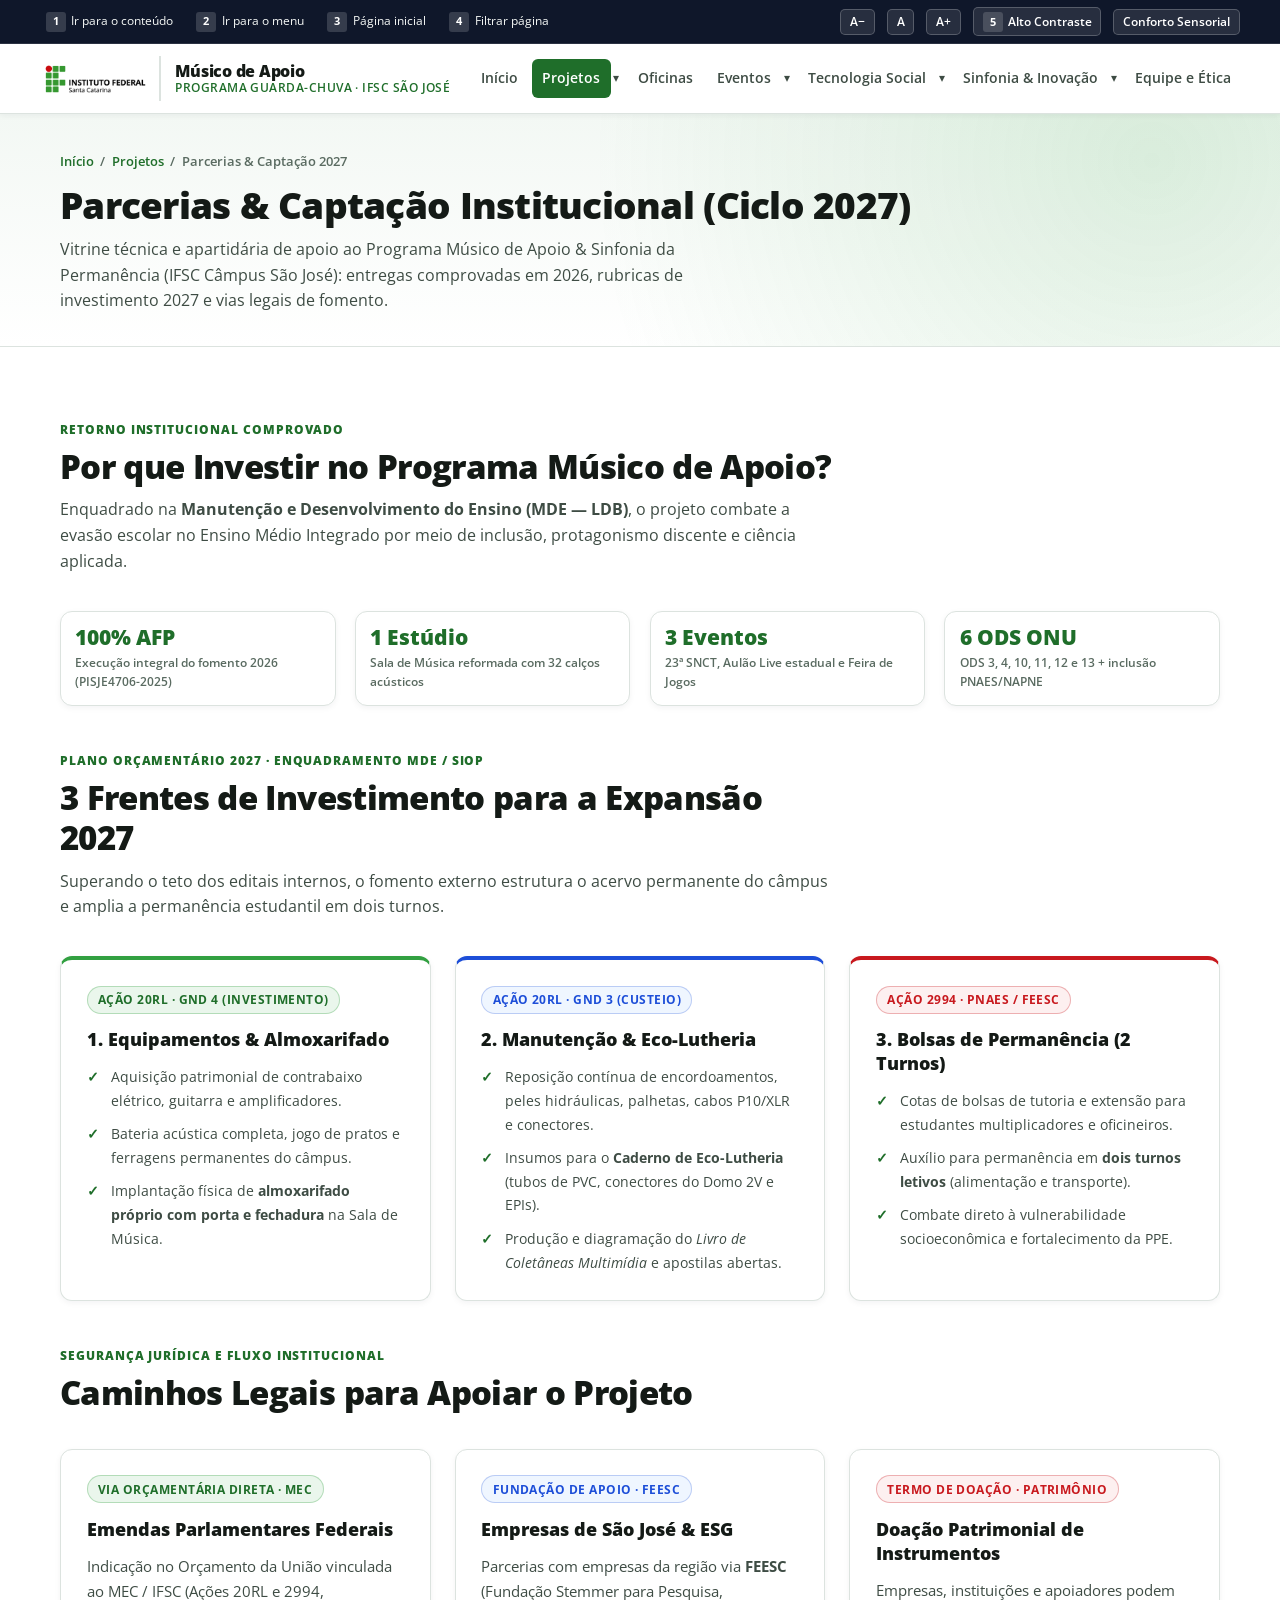
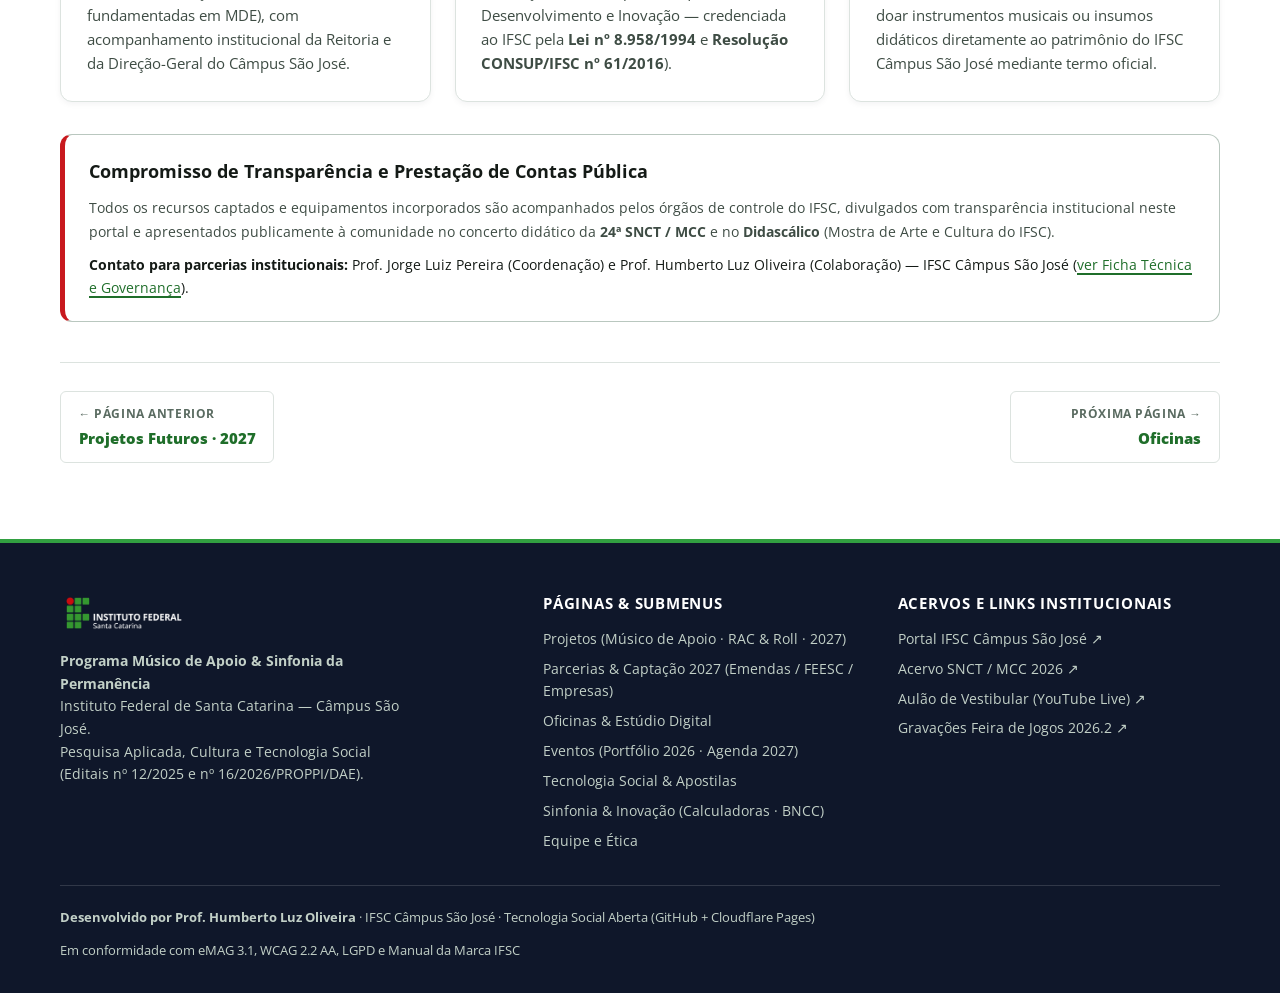
<file: parcerias.html>
<!DOCTYPE html>
<html lang="pt-BR">
<head>
  <meta charset="UTF-8">
  <meta name="viewport" content="width=device-width, initial-scale=1.0">
  <title>Parcerias & Captação 2027 | Programa Músico de Apoio — IFSC São José</title>
  <meta name="description" content="Vitrine institucional de parcerias e captação 2027 para o Programa Músico de Apoio: Ação 20RL, Ação 2994 (PNAES) e FEESC.">
  <link rel="preconnect" href="https://fonts.googleapis.com">
  <link rel="preconnect" href="https://fonts.gstatic.com" crossorigin>
  <link href="https://fonts.googleapis.com/css2?family=JetBrains+Mono:wght@500;700&family=Open+Sans:wght@400;600;700;800&display=swap" rel="stylesheet">
  <link rel="stylesheet" href="assets/css/style.css">
</head>
<body>

  <!-- BARRA DE ACESSIBILIDADE GOVERNAMENTAL (eMAG 3.1 / WCAG 2.2 AA / TEA) -->
  <div class="a11y-bar" role="region" aria-label="Barra de acessibilidade">
    <div class="container a11y-bar__inner">
      <ul class="a11y-shortcuts">
        <li><a href="#conteudo-principal" accesskey="1"><span class="a11y-key">1</span> Ir para o conteúdo</a></li>
        <li><a href="#menu-principal" accesskey="2"><span class="a11y-key">2</span> Ir para o menu</a></li>
        <li><a href="index.html" accesskey="3"><span class="a11y-key">3</span> Página inicial</a></li>
        <li><a href="#search-drawer" id="trigger-search" accesskey="4"><span class="a11y-key">4</span> Filtrar página</a></li>
      </ul>
      <div class="a11y-controls" role="group" aria-label="Controles visuais e sensoriais">
        <button type="button" class="a11y-btn" id="btn-font-dec" title="Diminuir tamanho da fonte" aria-label="Diminuir tamanho da fonte">A−</button>
        <button type="button" class="a11y-btn" id="btn-font-reset" title="Restaurar tamanho padrão da fonte" aria-label="Restaurar tamanho da fonte">A</button>
        <button type="button" class="a11y-btn" id="btn-font-inc" title="Aumentar tamanho da fonte" aria-label="Aumentar tamanho da fonte">A+</button>
        <button type="button" class="a11y-btn" id="btn-contrast" accesskey="5" aria-pressed="false" title="Alternar modo de alto contraste (Alt + 5)">
          <span class="a11y-key">5</span> Alto Contraste
        </button>
        <button type="button" class="a11y-btn" id="btn-motion" aria-pressed="false" title="Reduzir animações para conforto sensorial">
          Conforto Sensorial
        </button>
      </div>
    </div>
  </div>

  <!-- CABEÇALHO INSTITUCIONAL & MENU PRINCIPAL EXPANSÍVEL -->
  <header class="site-header" role="banner">
    <div class="container site-header__inner">
      <a href="index.html" class="brand-group" aria-label="IFSC Câmpus São José — Início do Portal Músico de Apoio">
        <div class="brand-logo-wrap">
          <img src="assets/img/ifsc-horizontal-cor.png" alt="Instituto Federal de Santa Catarina — IFSC" class="brand-logo logo-light" width="111" height="38">
          <img src="assets/img/ifsc-horizontal-branco.png" alt="Instituto Federal de Santa Catarina — IFSC" class="brand-logo logo-dark" width="111" height="38">
        </div>
        <div class="brand-text">
          <span class="brand-title">Músico de Apoio</span>
          <span class="brand-subtitle">Programa Guarda-Chuva · IFSC São José</span>
        </div>
      </a>

      <button type="button" class="nav-toggle" id="nav-toggle" aria-expanded="false" aria-controls="menu-principal">
        ☰ Menu
      </button>

      <nav class="main-nav" id="menu-principal" aria-label="Navegação principal do portal">
        <ul class="nav-list">
          <li class="nav-item"><a class="nav-link" href="index.html">Início</a></li>
          <li class="nav-item nav-item--has-sub">
            <a class="nav-link active" href="projeto.html">Projetos</a>
            <button type="button" class="nav-caret-btn" aria-expanded="false" aria-label="Expandir submenu de Projetos">▾</button>
            <ul class="dropdown-menu" aria-label="Submenu de Projetos">
              <li><a class="dropdown-link" href="projeto.html">Músico de Apoio (Base &amp; Editais)<small>Metodologia PHC/PPE, Sala de Música e ciclos PROPPI/DAE</small></a></li>
              <li><a class="dropdown-link" href="projeto-rac-and-roll.html">Banda RAC &amp; Roll<small>Projeto musical organizado pelo Prof. Jorge Luiz Pereira</small></a></li>
              <li><a class="dropdown-link" href="projetos-futuros.html">Projetos Futuros · Ciclo 2027<small>Incubadora de novas iniciativas e roadmap em desenvolvimento</small></a></li>
              <li><a class="dropdown-link active" href="parcerias.html" aria-current="page">Parcerias &amp; Captação 2027<small>Como apoiar via Emendas (MDE/LDB), FEESC ou Empresas de São José</small></a></li>
            </ul>
          </li>
          <li class="nav-item"><a class="nav-link" href="oficinas.html">Oficinas</a></li>
          <li class="nav-item nav-item--has-sub">
            <a class="nav-link" href="eventos.html">Eventos</a>
            <button type="button" class="nav-caret-btn" aria-expanded="false" aria-label="Expandir submenu de Eventos">▾</button>
            <ul class="dropdown-menu" aria-label="Submenu de Eventos">
              <li><a class="dropdown-link" href="eventos.html">Portfólio 2026 (Realizados)<small>SNCT/MCC, Aulão de Vestibular Live e Feira de Jogos</small></a></li>
              <li><a class="dropdown-link" href="eventos-2027.html">Agenda &amp; Eventos 2027<small>Calendário anual de apresentações e participações previstas</small></a></li>
            </ul>
          </li>
          <li class="nav-item nav-item--has-sub">
            <a class="nav-link" href="tecnologia-social.html">Tecnologia Social</a>
            <button type="button" class="nav-caret-btn" aria-expanded="false" aria-label="Expandir submenu de Tecnologia Social">▾</button>
            <ul class="dropdown-menu" aria-label="Submenu de Tecnologia Social">
              <li><a class="dropdown-link" href="tecnologia-social.html">Manual &amp; Replicabilidade<small>Guia de implantação na Rede Federal e ciência aberta</small></a></li>
              <li><a class="dropdown-link" href="apostilas.html">Apostilas &amp; Materiais Didáticos<small>Bateria, Violão (dedos-pivô) e futuras tecnologias compartilhadas</small></a></li>
            </ul>
          </li>
          <li class="nav-item nav-item--has-sub">
            <a class="nav-link" href="sinfonia-inovacao.html">Sinfonia &amp; Inovação</a>
            <button type="button" class="nav-caret-btn" aria-expanded="false" aria-label="Expandir submenu de Sinfonia &amp; Inovação">▾</button>
            <ul class="dropdown-menu" aria-label="Submenu de Sinfonia &amp; Inovação">
              <li><a class="dropdown-link" href="sinfonia-inovacao.html">Calculadoras Científicas (PVC &amp; Domo 2V)<small>Eco-Lutheria e Geometria Geodésica 100% no navegador</small></a></li>
              <li><a class="dropdown-link" href="sinfonia-bncc.html">Matriz BNCC &amp; 7 Encontros<small>5 Unidades Curriculares, 11 habilidades e trilha didática</small></a></li>
            </ul>
          </li>
          <li class="nav-item"><a class="nav-link" href="equipe.html">Equipe e Ética</a></li>
        </ul>
      </nav>
    </div>

    <div class="search-drawer" id="search-drawer" hidden>
      <div class="container search-drawer__inner">
        <label for="site-search-input" class="sr-only">Filtrar conteúdos nesta página</label>
        <input type="search" id="site-search-input" class="search-input" placeholder="Filtrar conteúdos desta página (ex.: RAC &amp; Roll, BNCC, Domo, Tubofone, SNCT, ODS)...">
        <span class="search-results-count" id="search-results-count" aria-live="polite">Digite para filtrar</span>
        <button type="button" class="btn btn-secondary btn-sm" id="search-close">Fechar</button>
      </div>
    </div>
  </header>

  <main id="conteudo-principal" tabindex="-1">
    <section class="page-hero">
      <div class="container">
        <nav aria-label="Caminho de navegação">
          <ol class="breadcrumb">
            <li><a href="index.html">Início</a></li> <li aria-hidden="true">/</li> <li><a href="projeto.html">Projetos</a></li> <li aria-hidden="true">/</li> <li aria-current="page">Parcerias &amp; Captação 2027</li>
          </ol>
        </nav>
        <h1>Parcerias &amp; Captação Institucional (Ciclo 2027)</h1>
        <p>Vitrine técnica e apartidária de apoio ao Programa Músico de Apoio &amp; Sinfonia da Permanência (IFSC Câmpus São José): entregas comprovadas em 2026, rubricas de investimento 2027 e vias legais de fomento.</p>
      </div>
    </section>
    <section class="section">
      <div class="container">
        <!-- Provas de Entrega 2026 -->
        <header class="section-header">
          <span class="section-tag">Retorno Institucional Comprovado</span>
          <h2>Por que Investir no Programa Músico de Apoio?</h2>
          <p>Enquadrado na <strong>Manutenção e Desenvolvimento do Ensino (MDE — LDB)</strong>, o projeto combate a evasão escolar no Ensino Médio Integrado por meio de inclusão, protagonismo discente e ciência aplicada.</p>
        </header>

        <div class="grid-4" style="margin-bottom:2.5rem;">
          <div class="metric-item" data-searchable>
            <span class="metric-value">100% AFP</span>
            <span class="metric-label">Execução integral do fomento 2026 (PISJE4706-2025)</span>
          </div>
          <div class="metric-item" data-searchable>
            <span class="metric-value">1 Estúdio</span>
            <span class="metric-label">Sala de Música reformada com 32 calços acústicos</span>
          </div>
          <div class="metric-item" data-searchable>
            <span class="metric-value">3 Eventos</span>
            <span class="metric-label">23ª SNCT, Aulão Live estadual e Feira de Jogos</span>
          </div>
          <div class="metric-item" data-searchable>
            <span class="metric-value">6 ODS ONU</span>
            <span class="metric-label">ODS 3, 4, 10, 11, 12 e 13 + inclusão PNAES/NAPNE</span>
          </div>
        </div>

        <!-- 3 Frentes de Investimento 2027 -->
        <header class="section-header">
          <span class="section-tag">Plano Orçamentário 2027 · Enquadramento MDE / SIOP</span>
          <h2>3 Frentes de Investimento para a Expansão 2027</h2>
          <p>Superando o teto dos editais internos, o fomento externo estrutura o acervo permanente do câmpus e amplia a permanência estudantil em dois turnos.</p>
        </header>

        <div class="grid-3" style="margin-bottom:2.5rem;">
          <article class="card card--accent-green" data-searchable>
            <span class="pill">Ação 20RL · GND 4 (Investimento)</span>
            <h3>1. Equipamentos &amp; Almoxarifado</h3>
            <ul class="check-list">
              <li>Aquisição patrimonial de contrabaixo elétrico, guitarra e amplificadores.</li>
              <li>Bateria acústica completa, jogo de pratos e ferragens permanentes do câmpus.</li>
              <li>Implantação física de <strong>almoxarifado próprio com porta e fechadura</strong> na Sala de Música.</li>
            </ul>
          </article>

          <article class="card card--accent-blue" data-searchable>
            <span class="pill pill--blue">Ação 20RL · GND 3 (Custeio)</span>
            <h3>2. Manutenção &amp; Eco-Lutheria</h3>
            <ul class="check-list">
              <li>Reposição contínua de encordoamentos, peles hidráulicas, palhetas, cabos P10/XLR e conectores.</li>
              <li>Insumos para o <strong>Caderno de Eco-Lutheria</strong> (tubos de PVC, conectores do Domo 2V e EPIs).</li>
              <li>Produção e diagramação do <em>Livro de Coletâneas Multimídia</em> e apostilas abertas.</li>
            </ul>
          </article>

          <article class="card card--accent-red" data-searchable>
            <span class="pill pill--red">Ação 2994 · PNAES / FEESC</span>
            <h3>3. Bolsas de Permanência (2 Turnos)</h3>
            <ul class="check-list">
              <li>Cotas de bolsas de tutoria e extensão para estudantes multiplicadores e oficineiros.</li>
              <li>Auxílio para permanência em <strong>dois turnos letivos</strong> (alimentação e transporte).</li>
              <li>Combate direto à vulnerabilidade socioeconômica e fortalecimento da PPE.</li>
            </ul>
          </article>
        </div>

        <!-- 3 Caminhos Legais de Apoio -->
        <header class="section-header">
          <span class="section-tag">Segurança Jurídica e Fluxo Institucional</span>
          <h2>Caminhos Legais para Apoiar o Projeto</h2>
        </header>

        <div class="grid-3" style="margin-bottom:2rem;">
          <article class="card" data-searchable>
            <span class="pill">Via Orçamentária Direta · MEC</span>
            <h3>Emendas Parlamentares Federais</h3>
            <p>Indicação no Orçamento da União vinculada ao MEC / IFSC (Ações 20RL e 2994, fundamentadas em MDE), com acompanhamento institucional da Reitoria e da Direção-Geral do Câmpus São José.</p>
          </article>

          <article class="card" data-searchable>
            <span class="pill pill--blue">Fundação de Apoio · FEESC</span>
            <h3>Empresas de São José &amp; ESG</h3>
            <p>Parcerias com empresas da região via <strong>FEESC</strong> (Fundação Stemmer para Pesquisa, Desenvolvimento e Inovação — credenciada ao IFSC pela <strong>Lei nº 8.958/1994</strong> e <strong>Resolução CONSUP/IFSC nº 61/2016</strong>).</p>
          </article>

          <article class="card" data-searchable>
            <span class="pill pill--red">Termo de Doação · Patrimônio</span>
            <h3>Doação Patrimonial de Instrumentos</h3>
            <p>Empresas, instituições e apoiadores podem doar instrumentos musicais ou insumos didáticos diretamente ao patrimônio do IFSC Câmpus São José mediante termo oficial.</p>
          </article>
        </div>

        <div class="ethics-box" data-searchable>
          <h2 style="margin:0 0 0.65rem;font-size:1.1rem;">Compromisso de Transparência e Prestação de Contas Pública</h2>
          <p style="margin:0 0 0.65rem;font-size:0.9rem;color:var(--text-secondary);">
            Todos os recursos captados e equipamentos incorporados são acompanhados pelos órgãos de controle do IFSC, divulgados com transparência institucional neste portal e apresentados publicamente à comunidade no concerto didático da <strong>24ª SNCT / MCC</strong> e no <strong>Didascálico</strong> (Mostra de Arte e Cultura do IFSC).
          </p>
          <p style="margin:0;font-size:0.86rem;">
            <strong>Contato para parcerias institucionais:</strong> Prof. Jorge Luiz Pereira (Coordenação) e Prof. Humberto Luz Oliveira (Colaboração) — IFSC Câmpus São José (<a href="equipe.html">ver Ficha Técnica e Governança</a>).
          </p>
        </div>

      <nav class="page-pager" aria-label="Navegação entre páginas">
        <a href="projetos-futuros.html" class="pager-link"><span class="pager-dir">← Página anterior</span><span class="pager-title">Projetos Futuros · 2027</span></a>
        <a href="oficinas.html" class="pager-link pager-link--next"><span class="pager-dir">Próxima página →</span><span class="pager-title">Oficinas</span></a>
      </nav>
      </div>
    </section>
  </main>

  <!-- RODAPÉ INSTITUCIONAL -->
  <footer class="site-footer" role="contentinfo">
    <div class="container">
      <div class="footer-grid">
        <div>
          <img src="assets/img/ifsc-horizontal-branco.png" alt="Instituto Federal de Santa Catarina — IFSC" class="footer-logo" width="128" height="44">
          <p style="font-size:0.86rem;color:var(--text-on-dark-muted);margin:0;max-width:44ch;">
            <strong>Programa Músico de Apoio &amp; Sinfonia da Permanência</strong><br>
            Instituto Federal de Santa Catarina — Câmpus São José.<br>
            Pesquisa Aplicada, Cultura e Tecnologia Social (Editais nº 12/2025 e nº 16/2026/PROPPI/DAE).
          </p>
        </div>

        <div>
          <h3>Páginas &amp; Submenus</h3>
          <ul class="footer-links">
            <li><a href="projeto.html">Projetos (Músico de Apoio · RAC &amp; Roll · 2027)</a></li>
            <li><a href="parcerias.html">Parcerias &amp; Captação 2027 (Emendas / FEESC / Empresas)</a></li>
            <li><a href="oficinas.html">Oficinas &amp; Estúdio Digital</a></li>
            <li><a href="eventos.html">Eventos (Portfólio 2026 · Agenda 2027)</a></li>
            <li><a href="tecnologia-social.html">Tecnologia Social &amp; Apostilas</a></li>
            <li><a href="sinfonia-inovacao.html">Sinfonia &amp; Inovação (Calculadoras · BNCC)</a></li>
            <li><a href="equipe.html">Equipe e Ética</a></li>
          </ul>
        </div>

        <div>
          <h3>Acervos e Links Institucionais</h3>
          <ul class="footer-links">
            <li><a href="https://www.ifsc.edu.br/web/campus-sao-jose" target="_blank" rel="noopener noreferrer">Portal IFSC Câmpus São José ↗</a></li>
            <li><a href="https://drive.google.com/drive/folders/19b-qqgw5ElqcGSa6ewLfSHoE83AjjyEx?usp=sharing" target="_blank" rel="noopener noreferrer">Acervo SNCT / MCC 2026 ↗</a></li>
            <li><a href="https://www.youtube.com/live/t1BAm_mXt-0" target="_blank" rel="noopener noreferrer">Aulão de Vestibular (YouTube Live) ↗</a></li>
            <li><a href="https://drive.google.com/drive/folders/1a1DQWz-fpDmJqDzLh6jj91_zjrW52owD?usp=drive_link" target="_blank" rel="noopener noreferrer">Gravações Feira de Jogos 2026.2 ↗</a></li>
          </ul>
        </div>
      </div>

      <div class="footer-bottom">
        <span><strong>Desenvolvido por Prof. Humberto Luz Oliveira</strong> · IFSC Câmpus São José · Tecnologia Social Aberta (GitHub + Cloudflare Pages)</span>
        <span>Em conformidade com eMAG 3.1, WCAG 2.2 AA, LGPD e Manual da Marca IFSC</span>
      </div>
    </div>
  </footer>

  <!-- VLibras Widget Oficial do Governo Federal -->
  <div vw class="enabled">
    <div vw-access-button class="active"></div>
    <div vw-plugin-wrapper>
      <div class="vw-plugin-top-wrapper"></div>
    </div>
  </div>
  <script src="https://vlibras.gov.br/app/vlibras-plugin.js"></script>
  <script>if (window.VLibras) { new window.VLibras.Widget('https://vlibras.gov.br/app'); }</script>

  <script src="assets/js/main.js"></script>
</body>
</html>
</file>
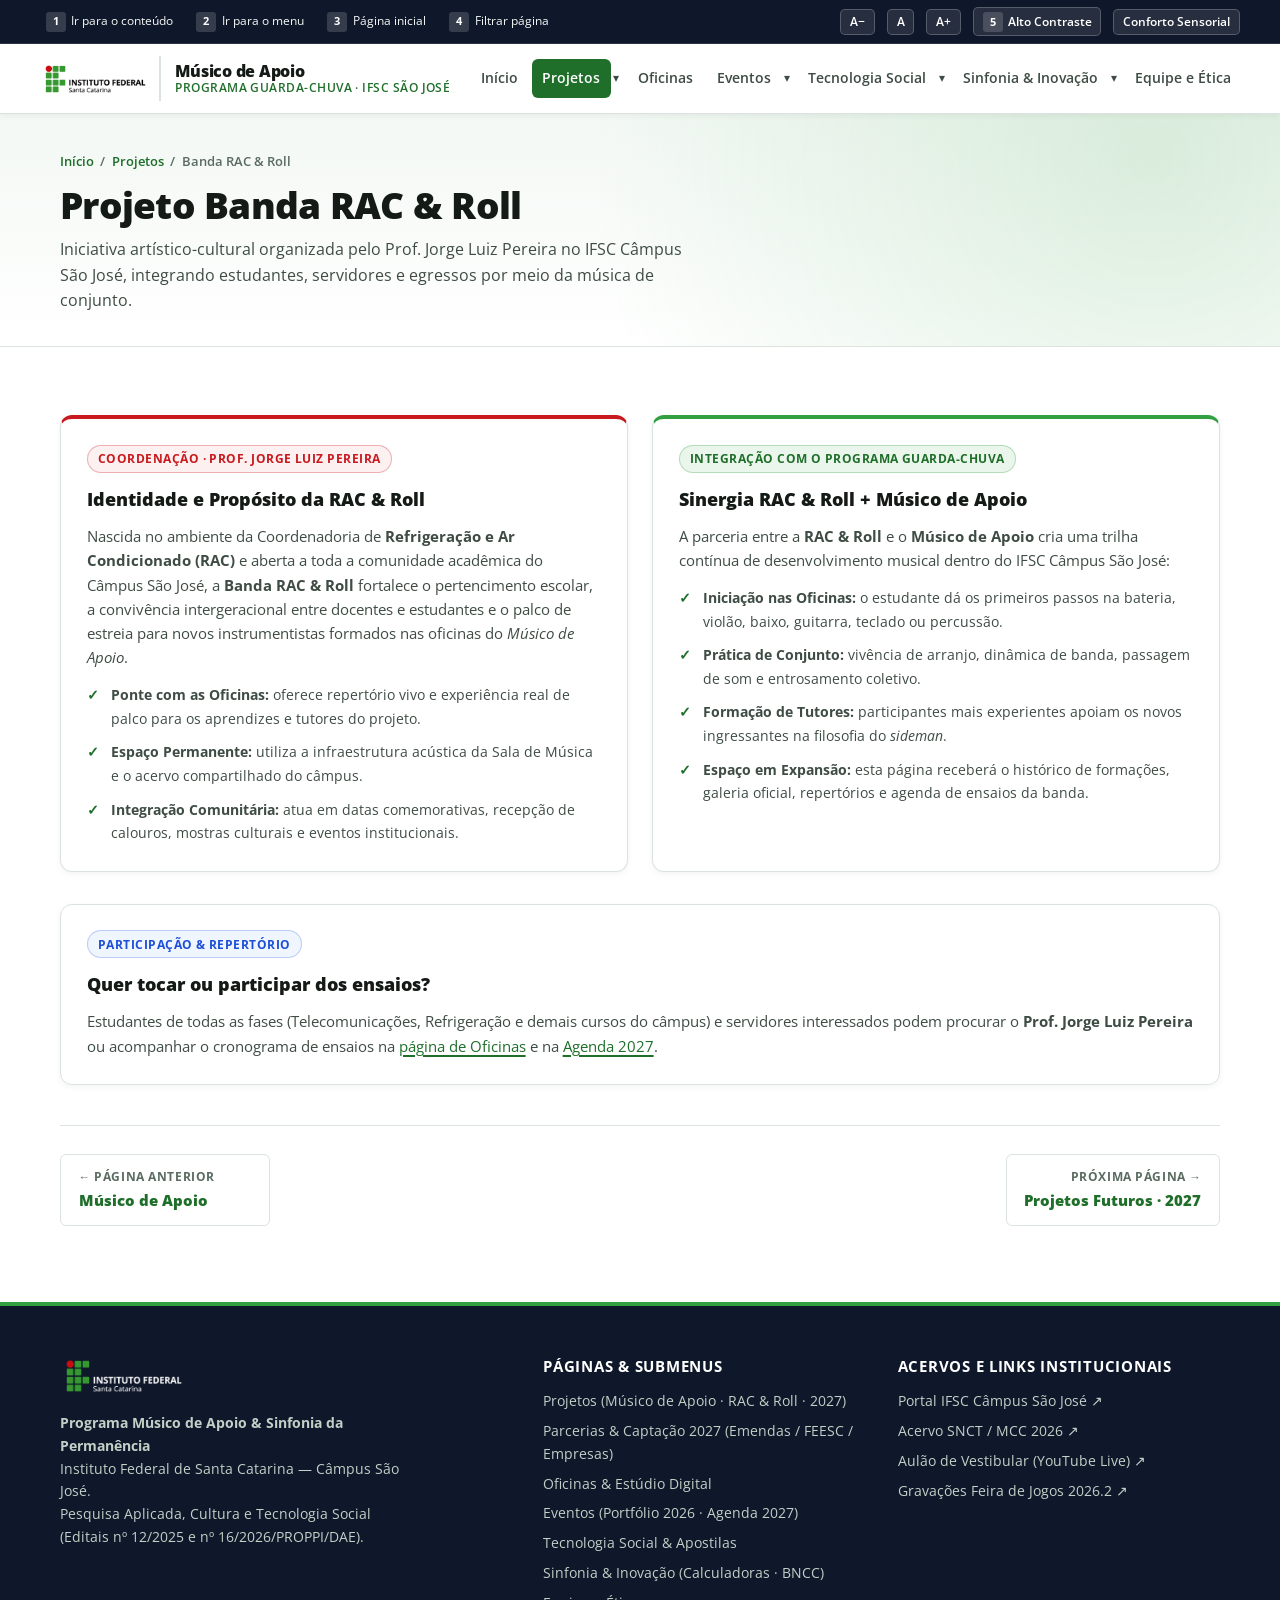
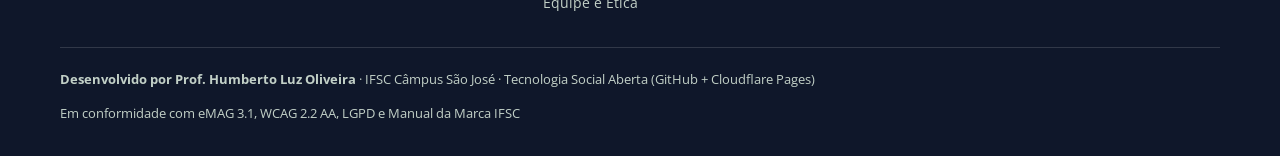
<file: projeto-rac-and-roll.html>
<!DOCTYPE html>
<html lang="pt-BR">
<head>
  <meta charset="UTF-8">
  <meta name="viewport" content="width=device-width, initial-scale=1.0">
  <title>Banda RAC & Roll | Programa Músico de Apoio — IFSC São José</title>
  <meta name="description" content="Projeto musical Banda RAC & Roll organizado pelo Prof. Jorge Luiz Pereira no IFSC Câmpus São José.">
  <link rel="preconnect" href="https://fonts.googleapis.com">
  <link rel="preconnect" href="https://fonts.gstatic.com" crossorigin>
  <link href="https://fonts.googleapis.com/css2?family=JetBrains+Mono:wght@500;700&family=Open+Sans:wght@400;600;700;800&display=swap" rel="stylesheet">
  <link rel="stylesheet" href="assets/css/style.css">
</head>
<body>

  <!-- BARRA DE ACESSIBILIDADE GOVERNAMENTAL (eMAG 3.1 / WCAG 2.2 AA / TEA) -->
  <div class="a11y-bar" role="region" aria-label="Barra de acessibilidade">
    <div class="container a11y-bar__inner">
      <ul class="a11y-shortcuts">
        <li><a href="#conteudo-principal" accesskey="1"><span class="a11y-key">1</span> Ir para o conteúdo</a></li>
        <li><a href="#menu-principal" accesskey="2"><span class="a11y-key">2</span> Ir para o menu</a></li>
        <li><a href="index.html" accesskey="3"><span class="a11y-key">3</span> Página inicial</a></li>
        <li><a href="#search-drawer" id="trigger-search" accesskey="4"><span class="a11y-key">4</span> Filtrar página</a></li>
      </ul>
      <div class="a11y-controls" role="group" aria-label="Controles visuais e sensoriais">
        <button type="button" class="a11y-btn" id="btn-font-dec" title="Diminuir tamanho da fonte" aria-label="Diminuir tamanho da fonte">A−</button>
        <button type="button" class="a11y-btn" id="btn-font-reset" title="Restaurar tamanho padrão da fonte" aria-label="Restaurar tamanho da fonte">A</button>
        <button type="button" class="a11y-btn" id="btn-font-inc" title="Aumentar tamanho da fonte" aria-label="Aumentar tamanho da fonte">A+</button>
        <button type="button" class="a11y-btn" id="btn-contrast" accesskey="5" aria-pressed="false" title="Alternar modo de alto contraste (Alt + 5)">
          <span class="a11y-key">5</span> Alto Contraste
        </button>
        <button type="button" class="a11y-btn" id="btn-motion" aria-pressed="false" title="Reduzir animações para conforto sensorial">
          Conforto Sensorial
        </button>
      </div>
    </div>
  </div>

  <!-- CABEÇALHO INSTITUCIONAL & MENU PRINCIPAL EXPANSÍVEL -->
  <header class="site-header" role="banner">
    <div class="container site-header__inner">
      <a href="index.html" class="brand-group" aria-label="IFSC Câmpus São José — Início do Portal Músico de Apoio">
        <div class="brand-logo-wrap">
          <img src="assets/img/ifsc-horizontal-cor.png" alt="Instituto Federal de Santa Catarina — IFSC" class="brand-logo logo-light" width="111" height="38">
          <img src="assets/img/ifsc-horizontal-branco.png" alt="Instituto Federal de Santa Catarina — IFSC" class="brand-logo logo-dark" width="111" height="38">
        </div>
        <div class="brand-text">
          <span class="brand-title">Músico de Apoio</span>
          <span class="brand-subtitle">Programa Guarda-Chuva · IFSC São José</span>
        </div>
      </a>

      <button type="button" class="nav-toggle" id="nav-toggle" aria-expanded="false" aria-controls="menu-principal">
        ☰ Menu
      </button>

      <nav class="main-nav" id="menu-principal" aria-label="Navegação principal do portal">
        <ul class="nav-list">
          <li class="nav-item"><a class="nav-link" href="index.html">Início</a></li>
          <li class="nav-item nav-item--has-sub">
            <a class="nav-link active" href="projeto.html">Projetos</a>
            <button type="button" class="nav-caret-btn" aria-expanded="false" aria-label="Expandir submenu de Projetos">▾</button>
            <ul class="dropdown-menu" aria-label="Submenu de Projetos">
              <li><a class="dropdown-link" href="projeto.html">Músico de Apoio (Base &amp; Editais)<small>Metodologia PHC/PPE, Sala de Música e ciclos PROPPI/DAE</small></a></li>
              <li><a class="dropdown-link active" href="projeto-rac-and-roll.html" aria-current="page">Banda RAC &amp; Roll<small>Projeto musical organizado pelo Prof. Jorge Luiz Pereira</small></a></li>
              <li><a class="dropdown-link" href="projetos-futuros.html">Projetos Futuros · Ciclo 2027<small>Incubadora de novas iniciativas e roadmap em desenvolvimento</small></a></li>
              <li><a class="dropdown-link" href="parcerias.html">Parcerias &amp; Captação 2027<small>Como apoiar via Emendas (MDE/LDB), FEESC ou Empresas de São José</small></a></li>
            </ul>
          </li>
          <li class="nav-item"><a class="nav-link" href="oficinas.html">Oficinas</a></li>
          <li class="nav-item nav-item--has-sub">
            <a class="nav-link" href="eventos.html">Eventos</a>
            <button type="button" class="nav-caret-btn" aria-expanded="false" aria-label="Expandir submenu de Eventos">▾</button>
            <ul class="dropdown-menu" aria-label="Submenu de Eventos">
              <li><a class="dropdown-link" href="eventos.html">Portfólio 2026 (Realizados)<small>SNCT/MCC, Aulão de Vestibular Live e Feira de Jogos</small></a></li>
              <li><a class="dropdown-link" href="eventos-2027.html">Agenda &amp; Eventos 2027<small>Calendário anual de apresentações e participações previstas</small></a></li>
            </ul>
          </li>
          <li class="nav-item nav-item--has-sub">
            <a class="nav-link" href="tecnologia-social.html">Tecnologia Social</a>
            <button type="button" class="nav-caret-btn" aria-expanded="false" aria-label="Expandir submenu de Tecnologia Social">▾</button>
            <ul class="dropdown-menu" aria-label="Submenu de Tecnologia Social">
              <li><a class="dropdown-link" href="tecnologia-social.html">Manual &amp; Replicabilidade<small>Guia de implantação na Rede Federal e ciência aberta</small></a></li>
              <li><a class="dropdown-link" href="apostilas.html">Apostilas &amp; Materiais Didáticos<small>Bateria, Violão (dedos-pivô) e futuras tecnologias compartilhadas</small></a></li>
            </ul>
          </li>
          <li class="nav-item nav-item--has-sub">
            <a class="nav-link" href="sinfonia-inovacao.html">Sinfonia &amp; Inovação</a>
            <button type="button" class="nav-caret-btn" aria-expanded="false" aria-label="Expandir submenu de Sinfonia &amp; Inovação">▾</button>
            <ul class="dropdown-menu" aria-label="Submenu de Sinfonia &amp; Inovação">
              <li><a class="dropdown-link" href="sinfonia-inovacao.html">Calculadoras Científicas (PVC &amp; Domo 2V)<small>Eco-Lutheria e Geometria Geodésica 100% no navegador</small></a></li>
              <li><a class="dropdown-link" href="sinfonia-bncc.html">Matriz BNCC &amp; 7 Encontros<small>5 Unidades Curriculares, 11 habilidades e trilha didática</small></a></li>
            </ul>
          </li>
          <li class="nav-item"><a class="nav-link" href="equipe.html">Equipe e Ética</a></li>
        </ul>
      </nav>
    </div>

    <div class="search-drawer" id="search-drawer" hidden>
      <div class="container search-drawer__inner">
        <label for="site-search-input" class="sr-only">Filtrar conteúdos nesta página</label>
        <input type="search" id="site-search-input" class="search-input" placeholder="Filtrar conteúdos desta página (ex.: RAC &amp; Roll, BNCC, Domo, Tubofone, SNCT, ODS)...">
        <span class="search-results-count" id="search-results-count" aria-live="polite">Digite para filtrar</span>
        <button type="button" class="btn btn-secondary btn-sm" id="search-close">Fechar</button>
      </div>
    </div>
  </header>

  <main id="conteudo-principal" tabindex="-1">
    <section class="page-hero">
      <div class="container">
        <nav aria-label="Caminho de navegação">
          <ol class="breadcrumb">
            <li><a href="index.html">Início</a></li> <li aria-hidden="true">/</li> <li><a href="projeto.html">Projetos</a></li> <li aria-hidden="true">/</li> <li aria-current="page">Banda RAC &amp; Roll</li>
          </ol>
        </nav>
        <h1>Projeto Banda RAC &amp; Roll</h1>
        <p>Iniciativa artístico-cultural organizada pelo Prof. Jorge Luiz Pereira no IFSC Câmpus São José, integrando estudantes, servidores e egressos por meio da música de conjunto.</p>
      </div>
    </section>
    <section class="section">
      <div class="container">
        <div class="grid-2" style="margin-bottom:2rem;">
          <article class="card card--accent-red" data-searchable>
            <span class="pill pill--red">Coordenação · Prof. Jorge Luiz Pereira</span>
            <h3>Identidade e Propósito da RAC &amp; Roll</h3>
            <p>
              Nascida no ambiente da Coordenadoria de <strong>Refrigeração e Ar Condicionado (RAC)</strong> e aberta a toda a comunidade acadêmica do Câmpus São José, a <strong>Banda RAC &amp; Roll</strong> fortalece o pertencimento escolar, a convivência intergeracional entre docentes e estudantes e o palco de estreia para novos instrumentistas formados nas oficinas do <em>Músico de Apoio</em>.
            </p>
            <ul class="check-list">
              <li><strong>Ponte com as Oficinas:</strong> oferece repertório vivo e experiência real de palco para os aprendizes e tutores do projeto.</li>
              <li><strong>Espaço Permanente:</strong> utiliza a infraestrutura acústica da Sala de Música e o acervo compartilhado do câmpus.</li>
              <li><strong>Integração Comunitária:</strong> atua em datas comemorativas, recepção de calouros, mostras culturais e eventos institucionais.</li>
            </ul>
          </article>

          <article class="card card--accent-green" data-searchable>
            <span class="pill">Integração com o Programa Guarda-Chuva</span>
            <h3>Sinergia RAC &amp; Roll + Músico de Apoio</h3>
            <p>
              A parceria entre a <strong>RAC &amp; Roll</strong> e o <strong>Músico de Apoio</strong> cria uma trilha contínua de desenvolvimento musical dentro do IFSC Câmpus São José:
            </p>
            <ul class="check-list">
              <li><strong>Iniciação nas Oficinas:</strong> o estudante dá os primeiros passos na bateria, violão, baixo, guitarra, teclado ou percussão.</li>
              <li><strong>Prática de Conjunto:</strong> vivência de arranjo, dinâmica de banda, passagem de som e entrosamento coletivo.</li>
              <li><strong>Formação de Tutores:</strong> participantes mais experientes apoiam os novos ingressantes na filosofia do <em>sideman</em>.</li>
              <li><strong>Espaço em Expansão:</strong> esta página receberá o histórico de formações, galeria oficial, repertórios e agenda de ensaios da banda.</li>
            </ul>
          </article>
        </div>

        <div class="card" data-searchable>
          <span class="pill pill--blue">Participação &amp; Repertório</span>
          <h3>Quer tocar ou participar dos ensaios?</h3>
          <p>
            Estudantes de todas as fases (Telecomunicações, Refrigeração e demais cursos do câmpus) e servidores interessados podem procurar o <strong>Prof. Jorge Luiz Pereira</strong> ou acompanhar o cronograma de ensaios na <a href="oficinas.html">página de Oficinas</a> e na <a href="eventos-2027.html">Agenda 2027</a>.
          </p>
        </div>

      <nav class="page-pager" aria-label="Navegação entre páginas">
        <a href="projeto.html" class="pager-link"><span class="pager-dir">← Página anterior</span><span class="pager-title">Músico de Apoio</span></a>
        <a href="projetos-futuros.html" class="pager-link pager-link--next"><span class="pager-dir">Próxima página →</span><span class="pager-title">Projetos Futuros · 2027</span></a>
      </nav>
      </div>
    </section>
  </main>

  <!-- RODAPÉ INSTITUCIONAL -->
  <footer class="site-footer" role="contentinfo">
    <div class="container">
      <div class="footer-grid">
        <div>
          <img src="assets/img/ifsc-horizontal-branco.png" alt="Instituto Federal de Santa Catarina — IFSC" class="footer-logo" width="128" height="44">
          <p style="font-size:0.86rem;color:var(--text-on-dark-muted);margin:0;max-width:44ch;">
            <strong>Programa Músico de Apoio &amp; Sinfonia da Permanência</strong><br>
            Instituto Federal de Santa Catarina — Câmpus São José.<br>
            Pesquisa Aplicada, Cultura e Tecnologia Social (Editais nº 12/2025 e nº 16/2026/PROPPI/DAE).
          </p>
        </div>

        <div>
          <h3>Páginas &amp; Submenus</h3>
          <ul class="footer-links">
            <li><a href="projeto.html">Projetos (Músico de Apoio · RAC &amp; Roll · 2027)</a></li>
            <li><a href="parcerias.html">Parcerias &amp; Captação 2027 (Emendas / FEESC / Empresas)</a></li>
            <li><a href="oficinas.html">Oficinas &amp; Estúdio Digital</a></li>
            <li><a href="eventos.html">Eventos (Portfólio 2026 · Agenda 2027)</a></li>
            <li><a href="tecnologia-social.html">Tecnologia Social &amp; Apostilas</a></li>
            <li><a href="sinfonia-inovacao.html">Sinfonia &amp; Inovação (Calculadoras · BNCC)</a></li>
            <li><a href="equipe.html">Equipe e Ética</a></li>
          </ul>
        </div>

        <div>
          <h3>Acervos e Links Institucionais</h3>
          <ul class="footer-links">
            <li><a href="https://www.ifsc.edu.br/web/campus-sao-jose" target="_blank" rel="noopener noreferrer">Portal IFSC Câmpus São José ↗</a></li>
            <li><a href="https://drive.google.com/drive/folders/19b-qqgw5ElqcGSa6ewLfSHoE83AjjyEx?usp=sharing" target="_blank" rel="noopener noreferrer">Acervo SNCT / MCC 2026 ↗</a></li>
            <li><a href="https://www.youtube.com/live/t1BAm_mXt-0" target="_blank" rel="noopener noreferrer">Aulão de Vestibular (YouTube Live) ↗</a></li>
            <li><a href="https://drive.google.com/drive/folders/1a1DQWz-fpDmJqDzLh6jj91_zjrW52owD?usp=drive_link" target="_blank" rel="noopener noreferrer">Gravações Feira de Jogos 2026.2 ↗</a></li>
          </ul>
        </div>
      </div>

      <div class="footer-bottom">
        <span><strong>Desenvolvido por Prof. Humberto Luz Oliveira</strong> · IFSC Câmpus São José · Tecnologia Social Aberta (GitHub + Cloudflare Pages)</span>
        <span>Em conformidade com eMAG 3.1, WCAG 2.2 AA, LGPD e Manual da Marca IFSC</span>
      </div>
    </div>
  </footer>

  <!-- VLibras Widget Oficial do Governo Federal -->
  <div vw class="enabled">
    <div vw-access-button class="active"></div>
    <div vw-plugin-wrapper>
      <div class="vw-plugin-top-wrapper"></div>
    </div>
  </div>
  <script src="https://vlibras.gov.br/app/vlibras-plugin.js"></script>
  <script>if (window.VLibras) { new window.VLibras.Widget('https://vlibras.gov.br/app'); }</script>

  <script src="assets/js/main.js"></script>
</body>
</html>
</file>
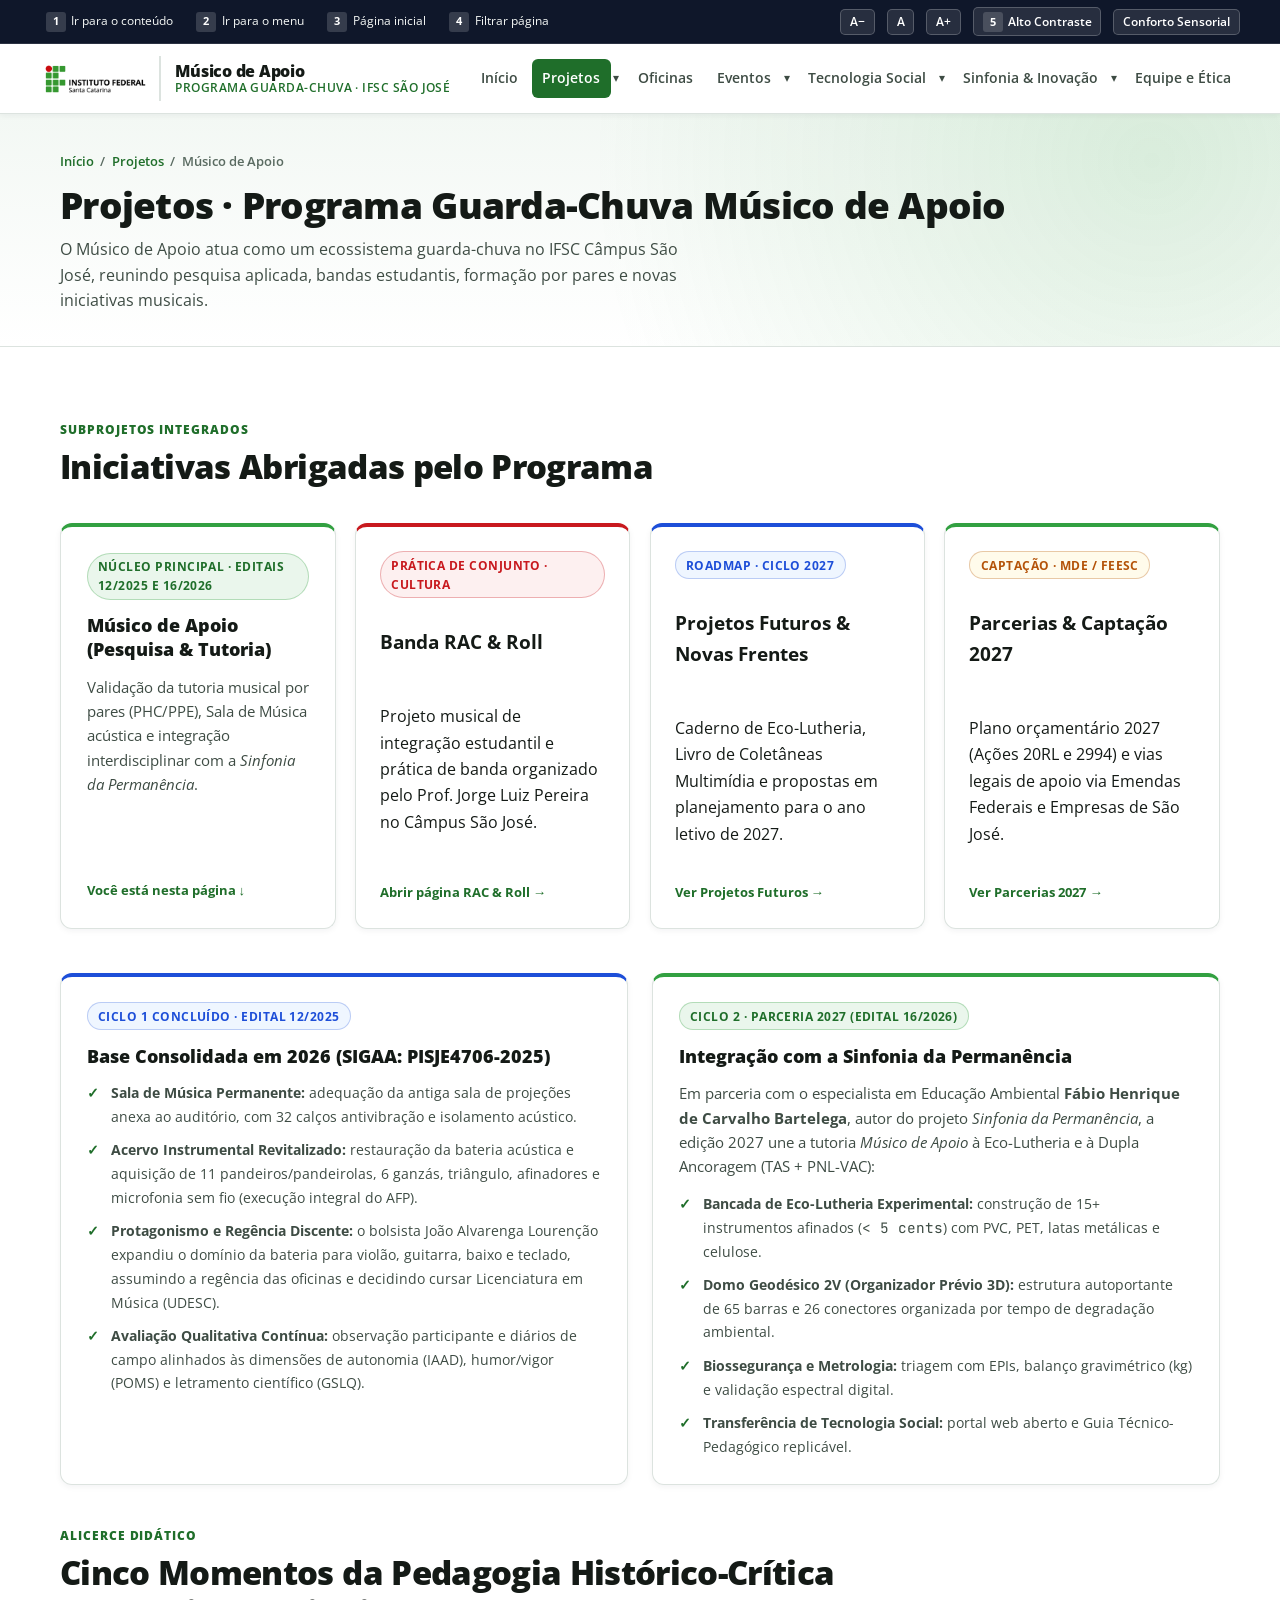
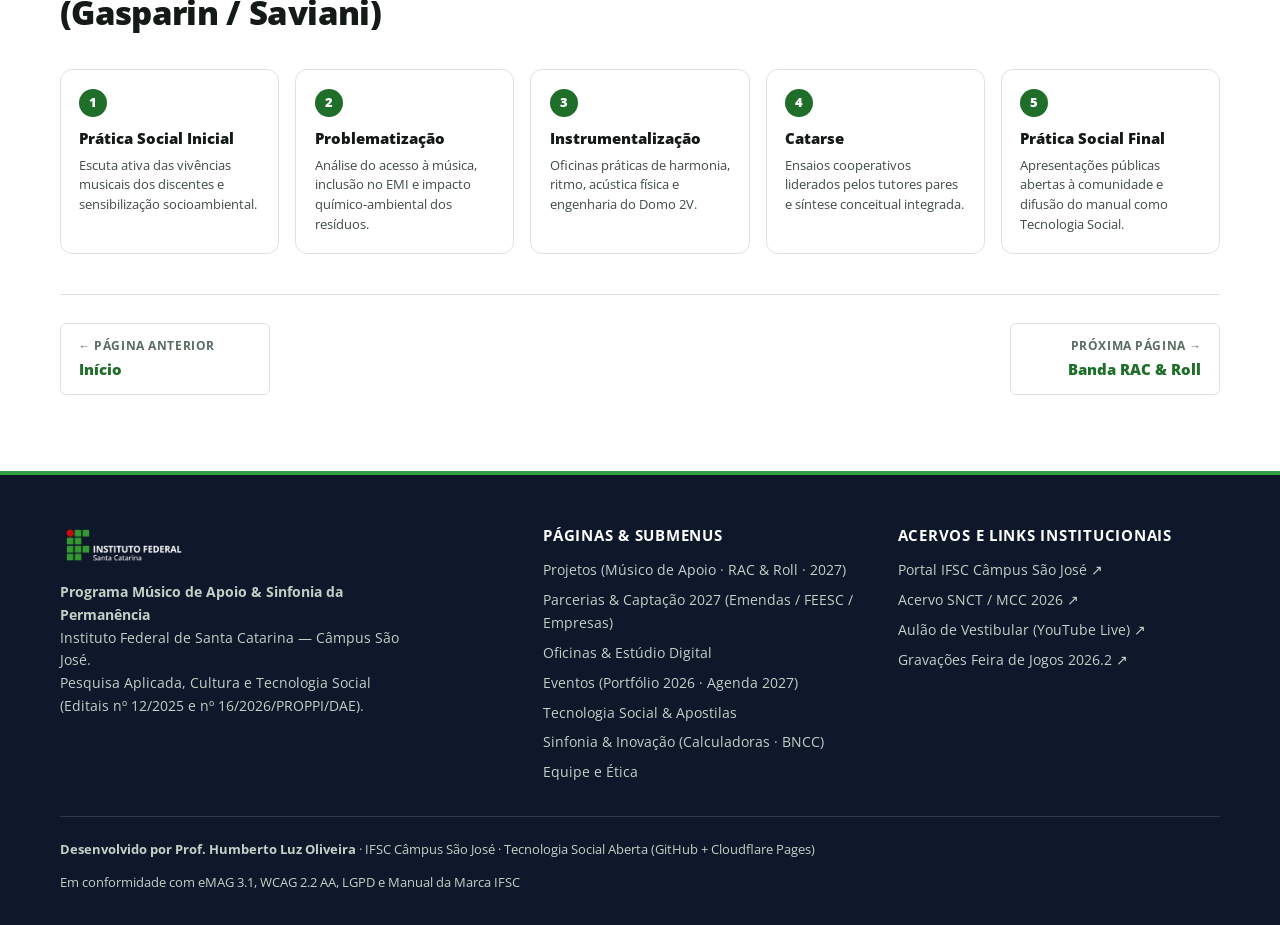
<file: projeto.html>
<!DOCTYPE html>
<html lang="pt-BR">
<head>
  <meta charset="UTF-8">
  <meta name="viewport" content="width=device-width, initial-scale=1.0">
  <title>Projetos · Músico de Apoio | Programa Músico de Apoio — IFSC São José</title>
  <meta name="description" content="Programa guarda-chuva Músico de Apoio, metodologia PHC/PPE, Sala de Música e editais PROPPI/DAE.">
  <link rel="preconnect" href="https://fonts.googleapis.com">
  <link rel="preconnect" href="https://fonts.gstatic.com" crossorigin>
  <link href="https://fonts.googleapis.com/css2?family=JetBrains+Mono:wght@500;700&family=Open+Sans:wght@400;600;700;800&display=swap" rel="stylesheet">
  <link rel="stylesheet" href="assets/css/style.css">
</head>
<body>

  <!-- BARRA DE ACESSIBILIDADE GOVERNAMENTAL (eMAG 3.1 / WCAG 2.2 AA / TEA) -->
  <div class="a11y-bar" role="region" aria-label="Barra de acessibilidade">
    <div class="container a11y-bar__inner">
      <ul class="a11y-shortcuts">
        <li><a href="#conteudo-principal" accesskey="1"><span class="a11y-key">1</span> Ir para o conteúdo</a></li>
        <li><a href="#menu-principal" accesskey="2"><span class="a11y-key">2</span> Ir para o menu</a></li>
        <li><a href="index.html" accesskey="3"><span class="a11y-key">3</span> Página inicial</a></li>
        <li><a href="#search-drawer" id="trigger-search" accesskey="4"><span class="a11y-key">4</span> Filtrar página</a></li>
      </ul>
      <div class="a11y-controls" role="group" aria-label="Controles visuais e sensoriais">
        <button type="button" class="a11y-btn" id="btn-font-dec" title="Diminuir tamanho da fonte" aria-label="Diminuir tamanho da fonte">A−</button>
        <button type="button" class="a11y-btn" id="btn-font-reset" title="Restaurar tamanho padrão da fonte" aria-label="Restaurar tamanho da fonte">A</button>
        <button type="button" class="a11y-btn" id="btn-font-inc" title="Aumentar tamanho da fonte" aria-label="Aumentar tamanho da fonte">A+</button>
        <button type="button" class="a11y-btn" id="btn-contrast" accesskey="5" aria-pressed="false" title="Alternar modo de alto contraste (Alt + 5)">
          <span class="a11y-key">5</span> Alto Contraste
        </button>
        <button type="button" class="a11y-btn" id="btn-motion" aria-pressed="false" title="Reduzir animações para conforto sensorial">
          Conforto Sensorial
        </button>
      </div>
    </div>
  </div>

  <!-- CABEÇALHO INSTITUCIONAL & MENU PRINCIPAL EXPANSÍVEL -->
  <header class="site-header" role="banner">
    <div class="container site-header__inner">
      <a href="index.html" class="brand-group" aria-label="IFSC Câmpus São José — Início do Portal Músico de Apoio">
        <div class="brand-logo-wrap">
          <img src="assets/img/ifsc-horizontal-cor.png" alt="Instituto Federal de Santa Catarina — IFSC" class="brand-logo logo-light" width="111" height="38">
          <img src="assets/img/ifsc-horizontal-branco.png" alt="Instituto Federal de Santa Catarina — IFSC" class="brand-logo logo-dark" width="111" height="38">
        </div>
        <div class="brand-text">
          <span class="brand-title">Músico de Apoio</span>
          <span class="brand-subtitle">Programa Guarda-Chuva · IFSC São José</span>
        </div>
      </a>

      <button type="button" class="nav-toggle" id="nav-toggle" aria-expanded="false" aria-controls="menu-principal">
        ☰ Menu
      </button>

      <nav class="main-nav" id="menu-principal" aria-label="Navegação principal do portal">
        <ul class="nav-list">
          <li class="nav-item"><a class="nav-link" href="index.html">Início</a></li>
          <li class="nav-item nav-item--has-sub">
            <a class="nav-link active" href="projeto.html" aria-current="page">Projetos</a>
            <button type="button" class="nav-caret-btn" aria-expanded="false" aria-label="Expandir submenu de Projetos">▾</button>
            <ul class="dropdown-menu" aria-label="Submenu de Projetos">
              <li><a class="dropdown-link active" href="projeto.html" aria-current="page">Músico de Apoio (Base &amp; Editais)<small>Metodologia PHC/PPE, Sala de Música e ciclos PROPPI/DAE</small></a></li>
              <li><a class="dropdown-link" href="projeto-rac-and-roll.html">Banda RAC &amp; Roll<small>Projeto musical organizado pelo Prof. Jorge Luiz Pereira</small></a></li>
              <li><a class="dropdown-link" href="projetos-futuros.html">Projetos Futuros · Ciclo 2027<small>Incubadora de novas iniciativas e roadmap em desenvolvimento</small></a></li>
              <li><a class="dropdown-link" href="parcerias.html">Parcerias &amp; Captação 2027<small>Como apoiar via Emendas (MDE/LDB), FEESC ou Empresas de São José</small></a></li>
            </ul>
          </li>
          <li class="nav-item"><a class="nav-link" href="oficinas.html">Oficinas</a></li>
          <li class="nav-item nav-item--has-sub">
            <a class="nav-link" href="eventos.html">Eventos</a>
            <button type="button" class="nav-caret-btn" aria-expanded="false" aria-label="Expandir submenu de Eventos">▾</button>
            <ul class="dropdown-menu" aria-label="Submenu de Eventos">
              <li><a class="dropdown-link" href="eventos.html">Portfólio 2026 (Realizados)<small>SNCT/MCC, Aulão de Vestibular Live e Feira de Jogos</small></a></li>
              <li><a class="dropdown-link" href="eventos-2027.html">Agenda &amp; Eventos 2027<small>Calendário anual de apresentações e participações previstas</small></a></li>
            </ul>
          </li>
          <li class="nav-item nav-item--has-sub">
            <a class="nav-link" href="tecnologia-social.html">Tecnologia Social</a>
            <button type="button" class="nav-caret-btn" aria-expanded="false" aria-label="Expandir submenu de Tecnologia Social">▾</button>
            <ul class="dropdown-menu" aria-label="Submenu de Tecnologia Social">
              <li><a class="dropdown-link" href="tecnologia-social.html">Manual &amp; Replicabilidade<small>Guia de implantação na Rede Federal e ciência aberta</small></a></li>
              <li><a class="dropdown-link" href="apostilas.html">Apostilas &amp; Materiais Didáticos<small>Bateria, Violão (dedos-pivô) e futuras tecnologias compartilhadas</small></a></li>
            </ul>
          </li>
          <li class="nav-item nav-item--has-sub">
            <a class="nav-link" href="sinfonia-inovacao.html">Sinfonia &amp; Inovação</a>
            <button type="button" class="nav-caret-btn" aria-expanded="false" aria-label="Expandir submenu de Sinfonia &amp; Inovação">▾</button>
            <ul class="dropdown-menu" aria-label="Submenu de Sinfonia &amp; Inovação">
              <li><a class="dropdown-link" href="sinfonia-inovacao.html">Calculadoras Científicas (PVC &amp; Domo 2V)<small>Eco-Lutheria e Geometria Geodésica 100% no navegador</small></a></li>
              <li><a class="dropdown-link" href="sinfonia-bncc.html">Matriz BNCC &amp; 7 Encontros<small>5 Unidades Curriculares, 11 habilidades e trilha didática</small></a></li>
            </ul>
          </li>
          <li class="nav-item"><a class="nav-link" href="equipe.html">Equipe e Ética</a></li>
        </ul>
      </nav>
    </div>

    <div class="search-drawer" id="search-drawer" hidden>
      <div class="container search-drawer__inner">
        <label for="site-search-input" class="sr-only">Filtrar conteúdos nesta página</label>
        <input type="search" id="site-search-input" class="search-input" placeholder="Filtrar conteúdos desta página (ex.: RAC &amp; Roll, BNCC, Domo, Tubofone, SNCT, ODS)...">
        <span class="search-results-count" id="search-results-count" aria-live="polite">Digite para filtrar</span>
        <button type="button" class="btn btn-secondary btn-sm" id="search-close">Fechar</button>
      </div>
    </div>
  </header>

  <main id="conteudo-principal" tabindex="-1">
    <section class="page-hero">
      <div class="container">
        <nav aria-label="Caminho de navegação">
          <ol class="breadcrumb">
            <li><a href="index.html">Início</a></li> <li aria-hidden="true">/</li> <li><a href="projeto.html">Projetos</a></li> <li aria-hidden="true">/</li> <li aria-current="page">Músico de Apoio</li>
          </ol>
        </nav>
        <h1>Projetos · Programa Guarda-Chuva Músico de Apoio</h1>
        <p>O Músico de Apoio atua como um ecossistema guarda-chuva no IFSC Câmpus São José, reunindo pesquisa aplicada, bandas estudantis, formação por pares e novas iniciativas musicais.</p>
      </div>
    </section>
    <section class="section">
      <div class="container">
        <!-- Subprojetos abrigados sob o guarda-chuva -->
        <header class="section-header">
          <span class="section-tag">Subprojetos Integrados</span>
          <h2>Iniciativas Abrigadas pelo Programa</h2>
        </header>
        <div class="grid-4" style="margin-bottom:2.75rem;">
          <div class="card card--accent-green" data-searchable>
            <span class="pill">Núcleo Principal · Editais 12/2025 e 16/2026</span>
            <h3>Músico de Apoio (Pesquisa &amp; Tutoria)</h3>
            <p>Validação da tutoria musical por pares (PHC/PPE), Sala de Música acústica e integração interdisciplinar com a <em>Sinfonia da Permanência</em>.</p>
            <span style="font-size:0.82rem;font-weight:700;color:var(--ifsc-verde-escuro);margin-top:auto;">Você está nesta página ↓</span>
          </div>
          <a href="projeto-rac-and-roll.html" class="hub-card card--accent-red" data-searchable>
            <span class="pill pill--red">Prática de Conjunto · Cultura</span>
            <h3>Banda RAC &amp; Roll</h3>
            <p>Projeto musical de integração estudantil e prática de banda organizado pelo Prof. Jorge Luiz Pereira no Câmpus São José.</p>
            <span class="hub-card__cta">Abrir página RAC &amp; Roll →</span>
          </a>
          <a href="projetos-futuros.html" class="hub-card card--accent-blue" data-searchable>
            <span class="pill pill--blue">Roadmap · Ciclo 2027</span>
            <h3>Projetos Futuros &amp; Novas Frentes</h3>
            <p>Caderno de Eco-Lutheria, Livro de Coletâneas Multimídia e propostas em planejamento para o ano letivo de 2027.</p>
            <span class="hub-card__cta">Ver Projetos Futuros →</span>
          </a>
          <a href="parcerias.html" class="hub-card card--accent-green" data-searchable>
            <span class="pill pill--amber">Captação · MDE / FEESC</span>
            <h3>Parcerias &amp; Captação 2027</h3>
            <p>Plano orçamentário 2027 (Ações 20RL e 2994) e vias legais de apoio via Emendas Federais e Empresas de São José.</p>
            <span class="hub-card__cta">Ver Parcerias 2027 →</span>
          </a>
        </div>

        <!-- Evolução 2026 -> 2027 -->
        <div class="grid-2" style="margin-bottom:2.25rem;">
          <article class="card card--accent-blue" data-searchable>
            <span class="pill pill--blue">Ciclo 1 Concluído · Edital 12/2025</span>
            <h3>Base Consolidada em 2026 (SIGAA: PISJE4706-2025)</h3>
            <ul class="check-list">
              <li><strong>Sala de Música Permanente:</strong> adequação da antiga sala de projeções anexa ao auditório, com 32 calços antivibração e isolamento acústico.</li>
              <li><strong>Acervo Instrumental Revitalizado:</strong> restauração da bateria acústica e aquisição de 11 pandeiros/pandeirolas, 6 ganzás, triângulo, afinadores e microfonia sem fio (execução integral do AFP).</li>
              <li><strong>Protagonismo e Regência Discente:</strong> o bolsista João Alvarenga Lourenção expandiu o domínio da bateria para violão, guitarra, baixo e teclado, assumindo a regência das oficinas e decidindo cursar Licenciatura em Música (UDESC).</li>
              <li><strong>Avaliação Qualitativa Contínua:</strong> observação participante e diários de campo alinhados às dimensões de autonomia (IAAD), humor/vigor (POMS) e letramento científico (GSLQ).</li>
            </ul>
          </article>

          <article class="card card--accent-green" data-searchable>
            <span class="pill">Ciclo 2 · Parceria 2027 (Edital 16/2026)</span>
            <h3>Integração com a Sinfonia da Permanência</h3>
            <p>Em parceria com o especialista em Educação Ambiental <strong>Fábio Henrique de Carvalho Bartelega</strong>, autor do projeto <em>Sinfonia da Permanência</em>, a edição 2027 une a tutoria <em>Músico de Apoio</em> à Eco-Lutheria e à Dupla Ancoragem (TAS + PNL-VAC):</p>
            <ul class="check-list">
              <li><strong>Bancada de Eco-Lutheria Experimental:</strong> construção de 15+ instrumentos afinados (<span class="mono">&lt; 5 cents</span>) com PVC, PET, latas metálicas e celulose.</li>
              <li><strong>Domo Geodésico 2V (Organizador Prévio 3D):</strong> estrutura autoportante de 65 barras e 26 conectores organizada por tempo de degradação ambiental.</li>
              <li><strong>Biossegurança e Metrologia:</strong> triagem com EPIs, balanço gravimétrico (kg) e validação espectral digital.</li>
              <li><strong>Transferência de Tecnologia Social:</strong> portal web aberto e Guia Técnico-Pedagógico replicável.</li>
            </ul>
          </article>
        </div>

        <header class="section-header">
          <span class="section-tag">Alicerce Didático</span>
          <h2>Cinco Momentos da Pedagogia Histórico-Crítica (Gasparin / Saviani)</h2>
        </header>
        <div class="steps-grid">
          <div class="step-box" data-searchable><span class="step-num">1</span><h4>Prática Social Inicial</h4><p>Escuta ativa das vivências musicais dos discentes e sensibilização socioambiental.</p></div>
          <div class="step-box" data-searchable><span class="step-num">2</span><h4>Problematização</h4><p>Análise do acesso à música, inclusão no EMI e impacto químico-ambiental dos resíduos.</p></div>
          <div class="step-box" data-searchable><span class="step-num">3</span><h4>Instrumentalização</h4><p>Oficinas práticas de harmonia, ritmo, acústica física e engenharia do Domo 2V.</p></div>
          <div class="step-box" data-searchable><span class="step-num">4</span><h4>Catarse</h4><p>Ensaios cooperativos liderados pelos tutores pares e síntese conceitual integrada.</p></div>
          <div class="step-box" data-searchable><span class="step-num">5</span><h4>Prática Social Final</h4><p>Apresentações públicas abertas à comunidade e difusão do manual como Tecnologia Social.</p></div>
        </div>

      <nav class="page-pager" aria-label="Navegação entre páginas">
        <a href="index.html" class="pager-link"><span class="pager-dir">← Página anterior</span><span class="pager-title">Início</span></a>
        <a href="projeto-rac-and-roll.html" class="pager-link pager-link--next"><span class="pager-dir">Próxima página →</span><span class="pager-title">Banda RAC &amp; Roll</span></a>
      </nav>
      </div>
    </section>
  </main>

  <!-- RODAPÉ INSTITUCIONAL -->
  <footer class="site-footer" role="contentinfo">
    <div class="container">
      <div class="footer-grid">
        <div>
          <img src="assets/img/ifsc-horizontal-branco.png" alt="Instituto Federal de Santa Catarina — IFSC" class="footer-logo" width="128" height="44">
          <p style="font-size:0.86rem;color:var(--text-on-dark-muted);margin:0;max-width:44ch;">
            <strong>Programa Músico de Apoio &amp; Sinfonia da Permanência</strong><br>
            Instituto Federal de Santa Catarina — Câmpus São José.<br>
            Pesquisa Aplicada, Cultura e Tecnologia Social (Editais nº 12/2025 e nº 16/2026/PROPPI/DAE).
          </p>
        </div>

        <div>
          <h3>Páginas &amp; Submenus</h3>
          <ul class="footer-links">
            <li><a href="projeto.html">Projetos (Músico de Apoio · RAC &amp; Roll · 2027)</a></li>
            <li><a href="parcerias.html">Parcerias &amp; Captação 2027 (Emendas / FEESC / Empresas)</a></li>
            <li><a href="oficinas.html">Oficinas &amp; Estúdio Digital</a></li>
            <li><a href="eventos.html">Eventos (Portfólio 2026 · Agenda 2027)</a></li>
            <li><a href="tecnologia-social.html">Tecnologia Social &amp; Apostilas</a></li>
            <li><a href="sinfonia-inovacao.html">Sinfonia &amp; Inovação (Calculadoras · BNCC)</a></li>
            <li><a href="equipe.html">Equipe e Ética</a></li>
          </ul>
        </div>

        <div>
          <h3>Acervos e Links Institucionais</h3>
          <ul class="footer-links">
            <li><a href="https://www.ifsc.edu.br/web/campus-sao-jose" target="_blank" rel="noopener noreferrer">Portal IFSC Câmpus São José ↗</a></li>
            <li><a href="https://drive.google.com/drive/folders/19b-qqgw5ElqcGSa6ewLfSHoE83AjjyEx?usp=sharing" target="_blank" rel="noopener noreferrer">Acervo SNCT / MCC 2026 ↗</a></li>
            <li><a href="https://www.youtube.com/live/t1BAm_mXt-0" target="_blank" rel="noopener noreferrer">Aulão de Vestibular (YouTube Live) ↗</a></li>
            <li><a href="https://drive.google.com/drive/folders/1a1DQWz-fpDmJqDzLh6jj91_zjrW52owD?usp=drive_link" target="_blank" rel="noopener noreferrer">Gravações Feira de Jogos 2026.2 ↗</a></li>
          </ul>
        </div>
      </div>

      <div class="footer-bottom">
        <span><strong>Desenvolvido por Prof. Humberto Luz Oliveira</strong> · IFSC Câmpus São José · Tecnologia Social Aberta (GitHub + Cloudflare Pages)</span>
        <span>Em conformidade com eMAG 3.1, WCAG 2.2 AA, LGPD e Manual da Marca IFSC</span>
      </div>
    </div>
  </footer>

  <!-- VLibras Widget Oficial do Governo Federal -->
  <div vw class="enabled">
    <div vw-access-button class="active"></div>
    <div vw-plugin-wrapper>
      <div class="vw-plugin-top-wrapper"></div>
    </div>
  </div>
  <script src="https://vlibras.gov.br/app/vlibras-plugin.js"></script>
  <script>if (window.VLibras) { new window.VLibras.Widget('https://vlibras.gov.br/app'); }</script>

  <script src="assets/js/main.js"></script>
</body>
</html>
</file>
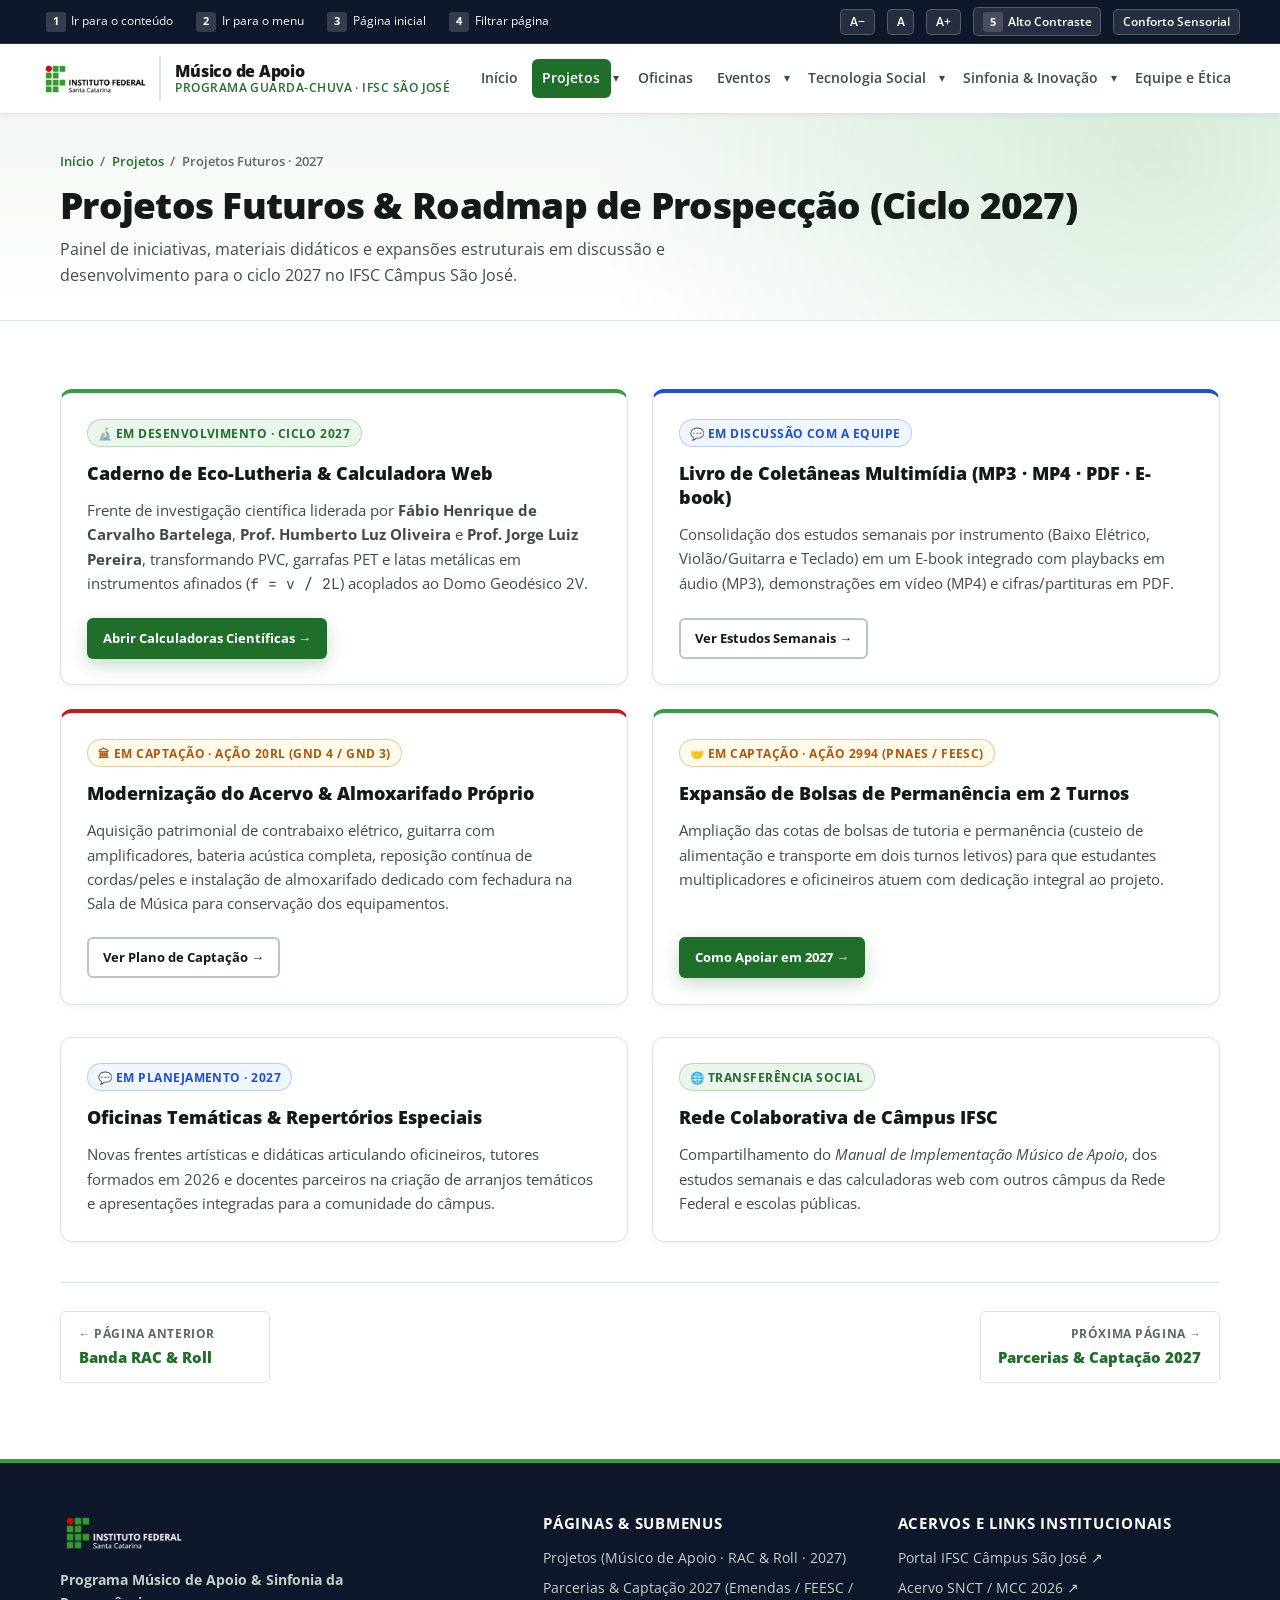
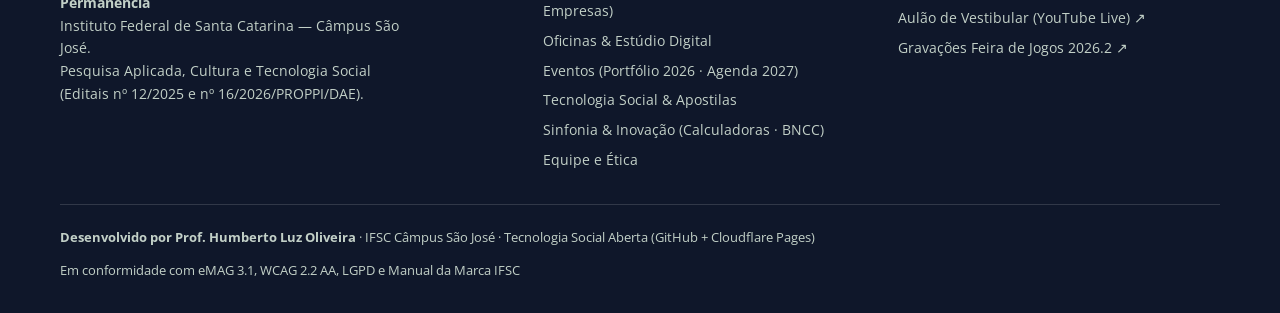
<file: projetos-futuros.html>
<!DOCTYPE html>
<html lang="pt-BR">
<head>
  <meta charset="UTF-8">
  <meta name="viewport" content="width=device-width, initial-scale=1.0">
  <title>Projetos Futuros · Ciclo 2027 | Programa Músico de Apoio — IFSC São José</title>
  <meta name="description" content="Roadmap de prospecção 2027: Caderno de Eco-Lutheria, Livro de Coletâneas Multimídia e expansão do Programa Músico de Apoio.">
  <link rel="preconnect" href="https://fonts.googleapis.com">
  <link rel="preconnect" href="https://fonts.gstatic.com" crossorigin>
  <link href="https://fonts.googleapis.com/css2?family=JetBrains+Mono:wght@500;700&family=Open+Sans:wght@400;600;700;800&display=swap" rel="stylesheet">
  <link rel="stylesheet" href="assets/css/style.css">
</head>
<body>

  <!-- BARRA DE ACESSIBILIDADE GOVERNAMENTAL (eMAG 3.1 / WCAG 2.2 AA / TEA) -->
  <div class="a11y-bar" role="region" aria-label="Barra de acessibilidade">
    <div class="container a11y-bar__inner">
      <ul class="a11y-shortcuts">
        <li><a href="#conteudo-principal" accesskey="1"><span class="a11y-key">1</span> Ir para o conteúdo</a></li>
        <li><a href="#menu-principal" accesskey="2"><span class="a11y-key">2</span> Ir para o menu</a></li>
        <li><a href="index.html" accesskey="3"><span class="a11y-key">3</span> Página inicial</a></li>
        <li><a href="#search-drawer" id="trigger-search" accesskey="4"><span class="a11y-key">4</span> Filtrar página</a></li>
      </ul>
      <div class="a11y-controls" role="group" aria-label="Controles visuais e sensoriais">
        <button type="button" class="a11y-btn" id="btn-font-dec" title="Diminuir tamanho da fonte" aria-label="Diminuir tamanho da fonte">A−</button>
        <button type="button" class="a11y-btn" id="btn-font-reset" title="Restaurar tamanho padrão da fonte" aria-label="Restaurar tamanho da fonte">A</button>
        <button type="button" class="a11y-btn" id="btn-font-inc" title="Aumentar tamanho da fonte" aria-label="Aumentar tamanho da fonte">A+</button>
        <button type="button" class="a11y-btn" id="btn-contrast" accesskey="5" aria-pressed="false" title="Alternar modo de alto contraste (Alt + 5)">
          <span class="a11y-key">5</span> Alto Contraste
        </button>
        <button type="button" class="a11y-btn" id="btn-motion" aria-pressed="false" title="Reduzir animações para conforto sensorial">
          Conforto Sensorial
        </button>
      </div>
    </div>
  </div>

  <!-- CABEÇALHO INSTITUCIONAL & MENU PRINCIPAL EXPANSÍVEL -->
  <header class="site-header" role="banner">
    <div class="container site-header__inner">
      <a href="index.html" class="brand-group" aria-label="IFSC Câmpus São José — Início do Portal Músico de Apoio">
        <div class="brand-logo-wrap">
          <img src="assets/img/ifsc-horizontal-cor.png" alt="Instituto Federal de Santa Catarina — IFSC" class="brand-logo logo-light" width="111" height="38">
          <img src="assets/img/ifsc-horizontal-branco.png" alt="Instituto Federal de Santa Catarina — IFSC" class="brand-logo logo-dark" width="111" height="38">
        </div>
        <div class="brand-text">
          <span class="brand-title">Músico de Apoio</span>
          <span class="brand-subtitle">Programa Guarda-Chuva · IFSC São José</span>
        </div>
      </a>

      <button type="button" class="nav-toggle" id="nav-toggle" aria-expanded="false" aria-controls="menu-principal">
        ☰ Menu
      </button>

      <nav class="main-nav" id="menu-principal" aria-label="Navegação principal do portal">
        <ul class="nav-list">
          <li class="nav-item"><a class="nav-link" href="index.html">Início</a></li>
          <li class="nav-item nav-item--has-sub">
            <a class="nav-link active" href="projeto.html">Projetos</a>
            <button type="button" class="nav-caret-btn" aria-expanded="false" aria-label="Expandir submenu de Projetos">▾</button>
            <ul class="dropdown-menu" aria-label="Submenu de Projetos">
              <li><a class="dropdown-link" href="projeto.html">Músico de Apoio (Base &amp; Editais)<small>Metodologia PHC/PPE, Sala de Música e ciclos PROPPI/DAE</small></a></li>
              <li><a class="dropdown-link" href="projeto-rac-and-roll.html">Banda RAC &amp; Roll<small>Projeto musical organizado pelo Prof. Jorge Luiz Pereira</small></a></li>
              <li><a class="dropdown-link active" href="projetos-futuros.html" aria-current="page">Projetos Futuros · Ciclo 2027<small>Incubadora de novas iniciativas e roadmap em desenvolvimento</small></a></li>
              <li><a class="dropdown-link" href="parcerias.html">Parcerias &amp; Captação 2027<small>Como apoiar via Emendas (MDE/LDB), FEESC ou Empresas de São José</small></a></li>
            </ul>
          </li>
          <li class="nav-item"><a class="nav-link" href="oficinas.html">Oficinas</a></li>
          <li class="nav-item nav-item--has-sub">
            <a class="nav-link" href="eventos.html">Eventos</a>
            <button type="button" class="nav-caret-btn" aria-expanded="false" aria-label="Expandir submenu de Eventos">▾</button>
            <ul class="dropdown-menu" aria-label="Submenu de Eventos">
              <li><a class="dropdown-link" href="eventos.html">Portfólio 2026 (Realizados)<small>SNCT/MCC, Aulão de Vestibular Live e Feira de Jogos</small></a></li>
              <li><a class="dropdown-link" href="eventos-2027.html">Agenda &amp; Eventos 2027<small>Calendário anual de apresentações e participações previstas</small></a></li>
            </ul>
          </li>
          <li class="nav-item nav-item--has-sub">
            <a class="nav-link" href="tecnologia-social.html">Tecnologia Social</a>
            <button type="button" class="nav-caret-btn" aria-expanded="false" aria-label="Expandir submenu de Tecnologia Social">▾</button>
            <ul class="dropdown-menu" aria-label="Submenu de Tecnologia Social">
              <li><a class="dropdown-link" href="tecnologia-social.html">Manual &amp; Replicabilidade<small>Guia de implantação na Rede Federal e ciência aberta</small></a></li>
              <li><a class="dropdown-link" href="apostilas.html">Apostilas &amp; Materiais Didáticos<small>Bateria, Violão (dedos-pivô) e futuras tecnologias compartilhadas</small></a></li>
            </ul>
          </li>
          <li class="nav-item nav-item--has-sub">
            <a class="nav-link" href="sinfonia-inovacao.html">Sinfonia &amp; Inovação</a>
            <button type="button" class="nav-caret-btn" aria-expanded="false" aria-label="Expandir submenu de Sinfonia &amp; Inovação">▾</button>
            <ul class="dropdown-menu" aria-label="Submenu de Sinfonia &amp; Inovação">
              <li><a class="dropdown-link" href="sinfonia-inovacao.html">Calculadoras Científicas (PVC &amp; Domo 2V)<small>Eco-Lutheria e Geometria Geodésica 100% no navegador</small></a></li>
              <li><a class="dropdown-link" href="sinfonia-bncc.html">Matriz BNCC &amp; 7 Encontros<small>5 Unidades Curriculares, 11 habilidades e trilha didática</small></a></li>
            </ul>
          </li>
          <li class="nav-item"><a class="nav-link" href="equipe.html">Equipe e Ética</a></li>
        </ul>
      </nav>
    </div>

    <div class="search-drawer" id="search-drawer" hidden>
      <div class="container search-drawer__inner">
        <label for="site-search-input" class="sr-only">Filtrar conteúdos nesta página</label>
        <input type="search" id="site-search-input" class="search-input" placeholder="Filtrar conteúdos desta página (ex.: RAC &amp; Roll, BNCC, Domo, Tubofone, SNCT, ODS)...">
        <span class="search-results-count" id="search-results-count" aria-live="polite">Digite para filtrar</span>
        <button type="button" class="btn btn-secondary btn-sm" id="search-close">Fechar</button>
      </div>
    </div>
  </header>

  <main id="conteudo-principal" tabindex="-1">
    <section class="page-hero">
      <div class="container">
        <nav aria-label="Caminho de navegação">
          <ol class="breadcrumb">
            <li><a href="index.html">Início</a></li> <li aria-hidden="true">/</li> <li><a href="projeto.html">Projetos</a></li> <li aria-hidden="true">/</li> <li aria-current="page">Projetos Futuros · 2027</li>
          </ol>
        </nav>
        <h1>Projetos Futuros &amp; Roadmap de Prospecção (Ciclo 2027)</h1>
        <p>Painel de iniciativas, materiais didáticos e expansões estruturais em discussão e desenvolvimento para o ciclo 2027 no IFSC Câmpus São José.</p>
      </div>
    </section>
    <section class="section">
      <div class="container">
        <div class="grid-2" style="margin-bottom:2rem;">
          <article class="card card--accent-green" data-searchable>
            <span class="pill">🔬 Em Desenvolvimento · Ciclo 2027</span>
            <h3>Caderno de Eco-Lutheria &amp; Calculadora Web</h3>
            <p>Frente de investigação científica liderada por <strong>Fábio Henrique de Carvalho Bartelega</strong>, <strong>Prof. Humberto Luz Oliveira</strong> e <strong>Prof. Jorge Luiz Pereira</strong>, transformando PVC, garrafas PET e latas metálicas em instrumentos afinados (<span class="mono">f = v / 2L</span>) acoplados ao Domo Geodésico 2V.</p>
            <div style="margin-top:auto;padding-top:0.5rem;">
              <a href="sinfonia-inovacao.html" class="btn btn-primary btn-sm">Abrir Calculadoras Científicas →</a>
            </div>
          </article>

          <article class="card card--accent-blue" data-searchable>
            <span class="pill pill--blue">💬 Em Discussão com a Equipe</span>
            <h3>Livro de Coletâneas Multimídia (MP3 · MP4 · PDF · E-book)</h3>
            <p>Consolidação dos estudos semanais por instrumento (Baixo Elétrico, Violão/Guitarra e Teclado) em um E-book integrado com playbacks em áudio (MP3), demonstrações em vídeo (MP4) e cifras/partituras em PDF.</p>
            <div style="margin-top:auto;padding-top:0.5rem;">
              <a href="apostilas.html" class="btn btn-secondary btn-sm">Ver Estudos Semanais →</a>
            </div>
          </article>

          <article class="card card--accent-red" data-searchable>
            <span class="pill pill--amber">🏛 Em Captação · Ação 20RL (GND 4 / GND 3)</span>
            <h3>Modernização do Acervo &amp; Almoxarifado Próprio</h3>
            <p>Aquisição patrimonial de contrabaixo elétrico, guitarra com amplificadores, bateria acústica completa, reposição contínua de cordas/peles e instalação de almoxarifado dedicado com fechadura na Sala de Música para conservação dos equipamentos.</p>
            <div style="margin-top:auto;padding-top:0.5rem;">
              <a href="parcerias.html" class="btn btn-secondary btn-sm">Ver Plano de Captação →</a>
            </div>
          </article>

          <article class="card card--accent-green" data-searchable>
            <span class="pill pill--amber">🤝 Em Captação · Ação 2994 (PNAES / FEESC)</span>
            <h3>Expansão de Bolsas de Permanência em 2 Turnos</h3>
            <p>Ampliação das cotas de bolsas de tutoria e permanência (custeio de alimentação e transporte em dois turnos letivos) para que estudantes multiplicadores e oficineiros atuem com dedicação integral ao projeto.</p>
            <div style="margin-top:auto;padding-top:0.5rem;">
              <a href="parcerias.html" class="btn btn-primary btn-sm">Como Apoiar em 2027 →</a>
            </div>
          </article>
        </div>

        <div class="grid-2" style="margin-bottom:1.5rem;">
          <article class="card" data-searchable>
            <span class="pill pill--blue">💬 Em Planejamento · 2027</span>
            <h3>Oficinas Temáticas &amp; Repertórios Especiais</h3>
            <p>Novas frentes artísticas e didáticas articulando oficineiros, tutores formados em 2026 e docentes parceiros na criação de arranjos temáticos e apresentações integradas para a comunidade do câmpus.</p>
          </article>

          <article class="card" data-searchable>
            <span class="pill">🌐 Transferência Social</span>
            <h3>Rede Colaborativa de Câmpus IFSC</h3>
            <p>Compartilhamento do <em>Manual de Implementação Músico de Apoio</em>, dos estudos semanais e das calculadoras web com outros câmpus da Rede Federal e escolas públicas.</p>
          </article>
        </div>

      <nav class="page-pager" aria-label="Navegação entre páginas">
        <a href="projeto-rac-and-roll.html" class="pager-link"><span class="pager-dir">← Página anterior</span><span class="pager-title">Banda RAC &amp; Roll</span></a>
        <a href="parcerias.html" class="pager-link pager-link--next"><span class="pager-dir">Próxima página →</span><span class="pager-title">Parcerias &amp; Captação 2027</span></a>
      </nav>
      </div>
    </section>
  </main>

  <!-- RODAPÉ INSTITUCIONAL -->
  <footer class="site-footer" role="contentinfo">
    <div class="container">
      <div class="footer-grid">
        <div>
          <img src="assets/img/ifsc-horizontal-branco.png" alt="Instituto Federal de Santa Catarina — IFSC" class="footer-logo" width="128" height="44">
          <p style="font-size:0.86rem;color:var(--text-on-dark-muted);margin:0;max-width:44ch;">
            <strong>Programa Músico de Apoio &amp; Sinfonia da Permanência</strong><br>
            Instituto Federal de Santa Catarina — Câmpus São José.<br>
            Pesquisa Aplicada, Cultura e Tecnologia Social (Editais nº 12/2025 e nº 16/2026/PROPPI/DAE).
          </p>
        </div>

        <div>
          <h3>Páginas &amp; Submenus</h3>
          <ul class="footer-links">
            <li><a href="projeto.html">Projetos (Músico de Apoio · RAC &amp; Roll · 2027)</a></li>
            <li><a href="parcerias.html">Parcerias &amp; Captação 2027 (Emendas / FEESC / Empresas)</a></li>
            <li><a href="oficinas.html">Oficinas &amp; Estúdio Digital</a></li>
            <li><a href="eventos.html">Eventos (Portfólio 2026 · Agenda 2027)</a></li>
            <li><a href="tecnologia-social.html">Tecnologia Social &amp; Apostilas</a></li>
            <li><a href="sinfonia-inovacao.html">Sinfonia &amp; Inovação (Calculadoras · BNCC)</a></li>
            <li><a href="equipe.html">Equipe e Ética</a></li>
          </ul>
        </div>

        <div>
          <h3>Acervos e Links Institucionais</h3>
          <ul class="footer-links">
            <li><a href="https://www.ifsc.edu.br/web/campus-sao-jose" target="_blank" rel="noopener noreferrer">Portal IFSC Câmpus São José ↗</a></li>
            <li><a href="https://drive.google.com/drive/folders/19b-qqgw5ElqcGSa6ewLfSHoE83AjjyEx?usp=sharing" target="_blank" rel="noopener noreferrer">Acervo SNCT / MCC 2026 ↗</a></li>
            <li><a href="https://www.youtube.com/live/t1BAm_mXt-0" target="_blank" rel="noopener noreferrer">Aulão de Vestibular (YouTube Live) ↗</a></li>
            <li><a href="https://drive.google.com/drive/folders/1a1DQWz-fpDmJqDzLh6jj91_zjrW52owD?usp=drive_link" target="_blank" rel="noopener noreferrer">Gravações Feira de Jogos 2026.2 ↗</a></li>
          </ul>
        </div>
      </div>

      <div class="footer-bottom">
        <span><strong>Desenvolvido por Prof. Humberto Luz Oliveira</strong> · IFSC Câmpus São José · Tecnologia Social Aberta (GitHub + Cloudflare Pages)</span>
        <span>Em conformidade com eMAG 3.1, WCAG 2.2 AA, LGPD e Manual da Marca IFSC</span>
      </div>
    </div>
  </footer>

  <!-- VLibras Widget Oficial do Governo Federal -->
  <div vw class="enabled">
    <div vw-access-button class="active"></div>
    <div vw-plugin-wrapper>
      <div class="vw-plugin-top-wrapper"></div>
    </div>
  </div>
  <script src="https://vlibras.gov.br/app/vlibras-plugin.js"></script>
  <script>if (window.VLibras) { new window.VLibras.Widget('https://vlibras.gov.br/app'); }</script>

  <script src="assets/js/main.js"></script>
</body>
</html>
</file>
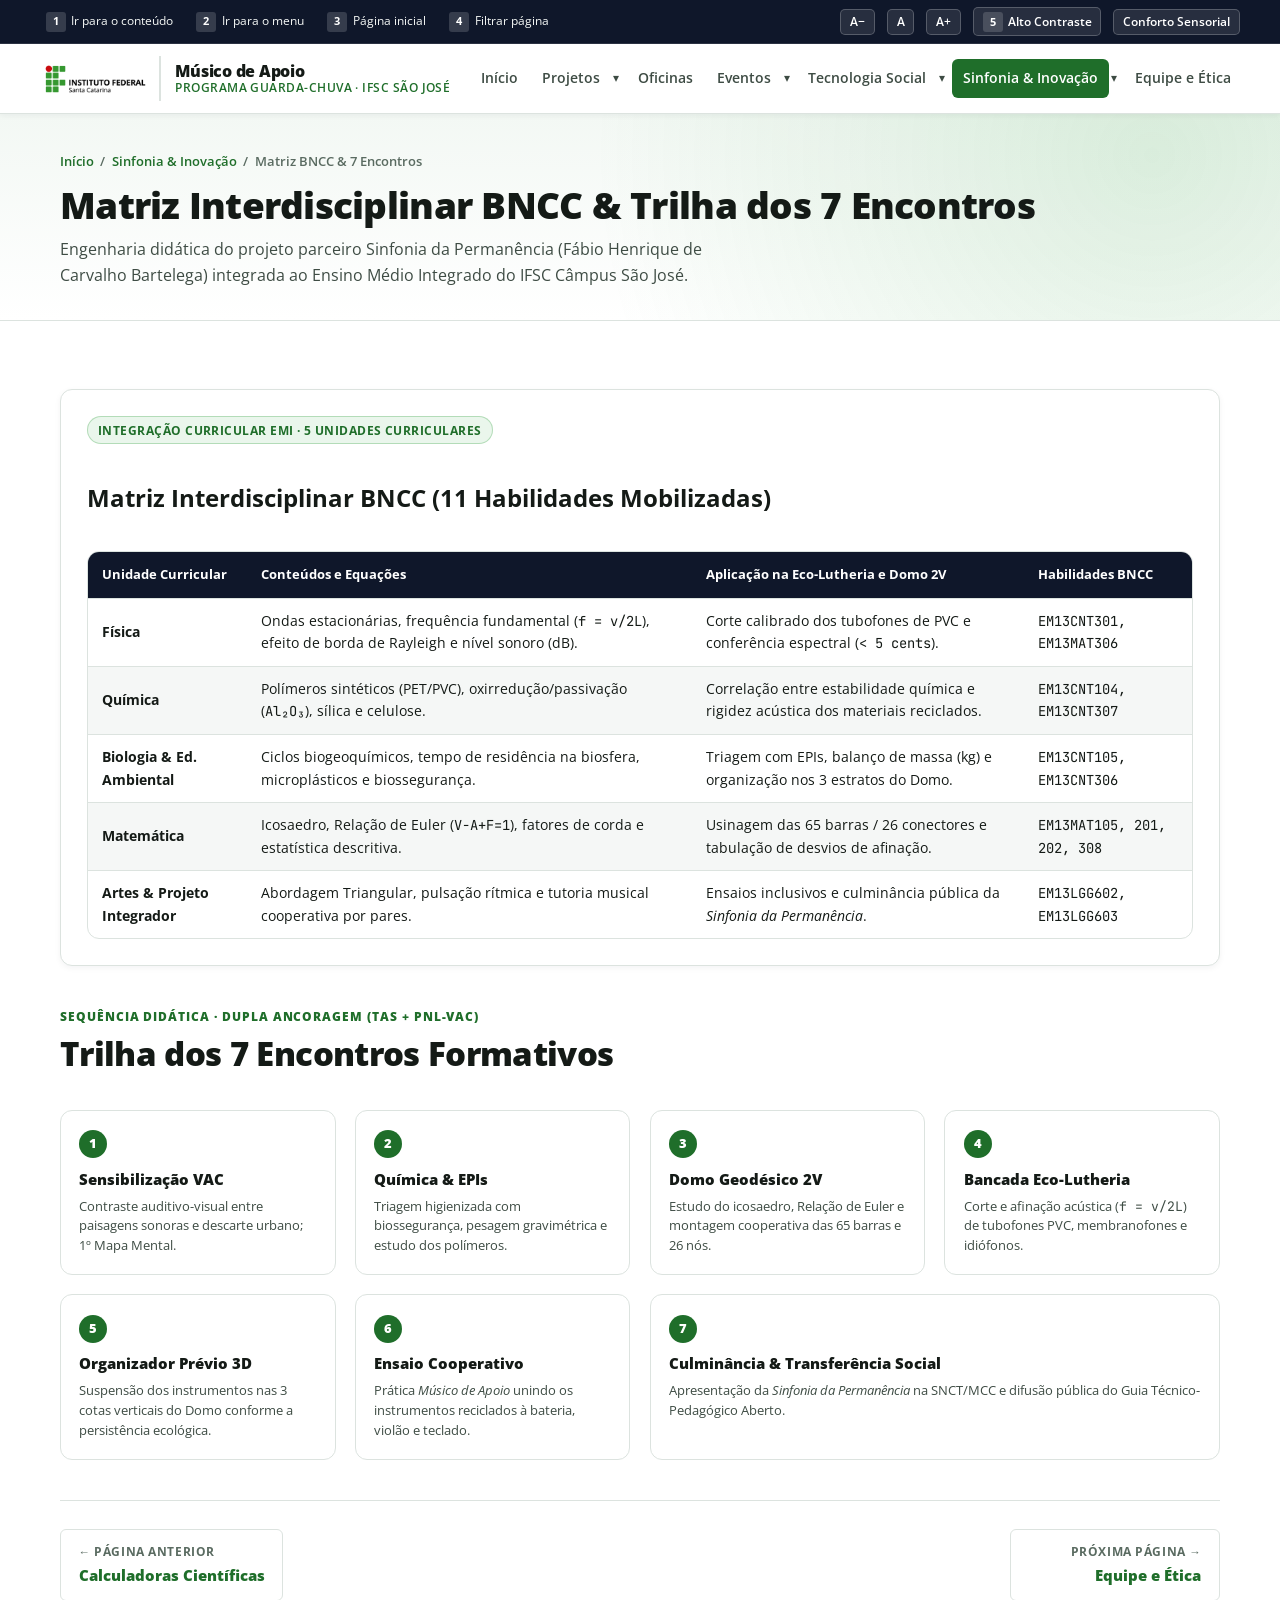
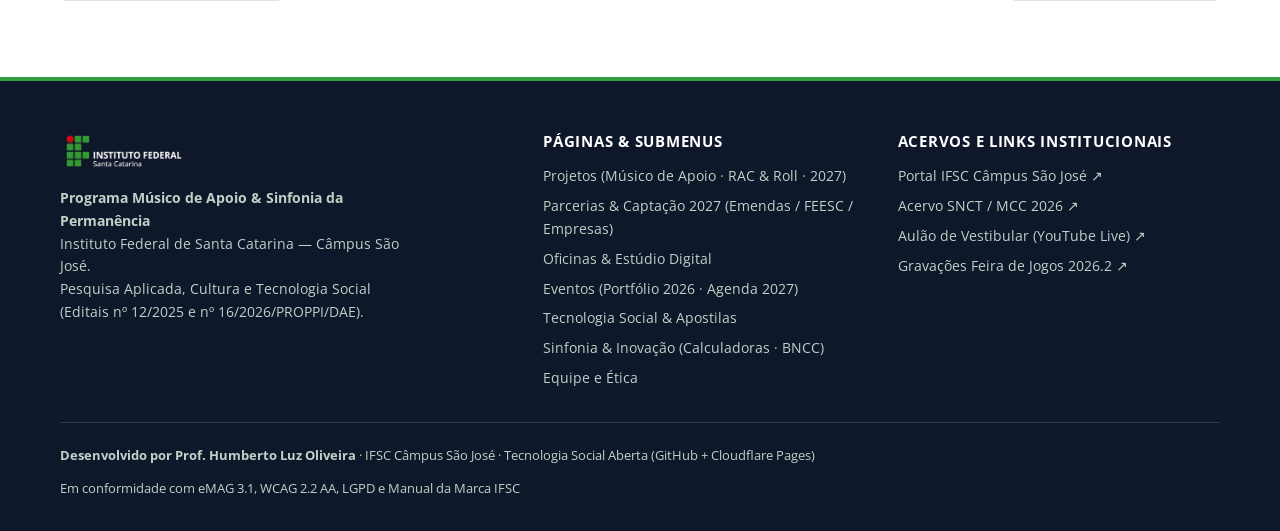
<file: sinfonia-bncc.html>
<!DOCTYPE html>
<html lang="pt-BR">
<head>
  <meta charset="UTF-8">
  <meta name="viewport" content="width=device-width, initial-scale=1.0">
  <title>Sinfonia & Inovação · Matriz BNCC | Programa Músico de Apoio — IFSC São José</title>
  <meta name="description" content="Matriz Interdisciplinar BNCC (5 UCs / 11 habilidades) e Trilha dos 7 Encontros Formativos.">
  <link rel="preconnect" href="https://fonts.googleapis.com">
  <link rel="preconnect" href="https://fonts.gstatic.com" crossorigin>
  <link href="https://fonts.googleapis.com/css2?family=JetBrains+Mono:wght@500;700&family=Open+Sans:wght@400;600;700;800&display=swap" rel="stylesheet">
  <link rel="stylesheet" href="assets/css/style.css">
</head>
<body>

  <!-- BARRA DE ACESSIBILIDADE GOVERNAMENTAL (eMAG 3.1 / WCAG 2.2 AA / TEA) -->
  <div class="a11y-bar" role="region" aria-label="Barra de acessibilidade">
    <div class="container a11y-bar__inner">
      <ul class="a11y-shortcuts">
        <li><a href="#conteudo-principal" accesskey="1"><span class="a11y-key">1</span> Ir para o conteúdo</a></li>
        <li><a href="#menu-principal" accesskey="2"><span class="a11y-key">2</span> Ir para o menu</a></li>
        <li><a href="index.html" accesskey="3"><span class="a11y-key">3</span> Página inicial</a></li>
        <li><a href="#search-drawer" id="trigger-search" accesskey="4"><span class="a11y-key">4</span> Filtrar página</a></li>
      </ul>
      <div class="a11y-controls" role="group" aria-label="Controles visuais e sensoriais">
        <button type="button" class="a11y-btn" id="btn-font-dec" title="Diminuir tamanho da fonte" aria-label="Diminuir tamanho da fonte">A−</button>
        <button type="button" class="a11y-btn" id="btn-font-reset" title="Restaurar tamanho padrão da fonte" aria-label="Restaurar tamanho da fonte">A</button>
        <button type="button" class="a11y-btn" id="btn-font-inc" title="Aumentar tamanho da fonte" aria-label="Aumentar tamanho da fonte">A+</button>
        <button type="button" class="a11y-btn" id="btn-contrast" accesskey="5" aria-pressed="false" title="Alternar modo de alto contraste (Alt + 5)">
          <span class="a11y-key">5</span> Alto Contraste
        </button>
        <button type="button" class="a11y-btn" id="btn-motion" aria-pressed="false" title="Reduzir animações para conforto sensorial">
          Conforto Sensorial
        </button>
      </div>
    </div>
  </div>

  <!-- CABEÇALHO INSTITUCIONAL & MENU PRINCIPAL EXPANSÍVEL -->
  <header class="site-header" role="banner">
    <div class="container site-header__inner">
      <a href="index.html" class="brand-group" aria-label="IFSC Câmpus São José — Início do Portal Músico de Apoio">
        <div class="brand-logo-wrap">
          <img src="assets/img/ifsc-horizontal-cor.png" alt="Instituto Federal de Santa Catarina — IFSC" class="brand-logo logo-light" width="111" height="38">
          <img src="assets/img/ifsc-horizontal-branco.png" alt="Instituto Federal de Santa Catarina — IFSC" class="brand-logo logo-dark" width="111" height="38">
        </div>
        <div class="brand-text">
          <span class="brand-title">Músico de Apoio</span>
          <span class="brand-subtitle">Programa Guarda-Chuva · IFSC São José</span>
        </div>
      </a>

      <button type="button" class="nav-toggle" id="nav-toggle" aria-expanded="false" aria-controls="menu-principal">
        ☰ Menu
      </button>

      <nav class="main-nav" id="menu-principal" aria-label="Navegação principal do portal">
        <ul class="nav-list">
          <li class="nav-item"><a class="nav-link" href="index.html">Início</a></li>
          <li class="nav-item nav-item--has-sub">
            <a class="nav-link" href="projeto.html">Projetos</a>
            <button type="button" class="nav-caret-btn" aria-expanded="false" aria-label="Expandir submenu de Projetos">▾</button>
            <ul class="dropdown-menu" aria-label="Submenu de Projetos">
              <li><a class="dropdown-link" href="projeto.html">Músico de Apoio (Base &amp; Editais)<small>Metodologia PHC/PPE, Sala de Música e ciclos PROPPI/DAE</small></a></li>
              <li><a class="dropdown-link" href="projeto-rac-and-roll.html">Banda RAC &amp; Roll<small>Projeto musical organizado pelo Prof. Jorge Luiz Pereira</small></a></li>
              <li><a class="dropdown-link" href="projetos-futuros.html">Projetos Futuros · Ciclo 2027<small>Incubadora de novas iniciativas e roadmap em desenvolvimento</small></a></li>
              <li><a class="dropdown-link" href="parcerias.html">Parcerias &amp; Captação 2027<small>Como apoiar via Emendas (MDE/LDB), FEESC ou Empresas de São José</small></a></li>
            </ul>
          </li>
          <li class="nav-item"><a class="nav-link" href="oficinas.html">Oficinas</a></li>
          <li class="nav-item nav-item--has-sub">
            <a class="nav-link" href="eventos.html">Eventos</a>
            <button type="button" class="nav-caret-btn" aria-expanded="false" aria-label="Expandir submenu de Eventos">▾</button>
            <ul class="dropdown-menu" aria-label="Submenu de Eventos">
              <li><a class="dropdown-link" href="eventos.html">Portfólio 2026 (Realizados)<small>SNCT/MCC, Aulão de Vestibular Live e Feira de Jogos</small></a></li>
              <li><a class="dropdown-link" href="eventos-2027.html">Agenda &amp; Eventos 2027<small>Calendário anual de apresentações e participações previstas</small></a></li>
            </ul>
          </li>
          <li class="nav-item nav-item--has-sub">
            <a class="nav-link" href="tecnologia-social.html">Tecnologia Social</a>
            <button type="button" class="nav-caret-btn" aria-expanded="false" aria-label="Expandir submenu de Tecnologia Social">▾</button>
            <ul class="dropdown-menu" aria-label="Submenu de Tecnologia Social">
              <li><a class="dropdown-link" href="tecnologia-social.html">Manual &amp; Replicabilidade<small>Guia de implantação na Rede Federal e ciência aberta</small></a></li>
              <li><a class="dropdown-link" href="apostilas.html">Apostilas &amp; Materiais Didáticos<small>Bateria, Violão (dedos-pivô) e futuras tecnologias compartilhadas</small></a></li>
            </ul>
          </li>
          <li class="nav-item nav-item--has-sub">
            <a class="nav-link active" href="sinfonia-inovacao.html">Sinfonia &amp; Inovação</a>
            <button type="button" class="nav-caret-btn" aria-expanded="false" aria-label="Expandir submenu de Sinfonia &amp; Inovação">▾</button>
            <ul class="dropdown-menu" aria-label="Submenu de Sinfonia &amp; Inovação">
              <li><a class="dropdown-link" href="sinfonia-inovacao.html">Calculadoras Científicas (PVC &amp; Domo 2V)<small>Eco-Lutheria e Geometria Geodésica 100% no navegador</small></a></li>
              <li><a class="dropdown-link active" href="sinfonia-bncc.html" aria-current="page">Matriz BNCC &amp; 7 Encontros<small>5 Unidades Curriculares, 11 habilidades e trilha didática</small></a></li>
            </ul>
          </li>
          <li class="nav-item"><a class="nav-link" href="equipe.html">Equipe e Ética</a></li>
        </ul>
      </nav>
    </div>

    <div class="search-drawer" id="search-drawer" hidden>
      <div class="container search-drawer__inner">
        <label for="site-search-input" class="sr-only">Filtrar conteúdos nesta página</label>
        <input type="search" id="site-search-input" class="search-input" placeholder="Filtrar conteúdos desta página (ex.: RAC &amp; Roll, BNCC, Domo, Tubofone, SNCT, ODS)...">
        <span class="search-results-count" id="search-results-count" aria-live="polite">Digite para filtrar</span>
        <button type="button" class="btn btn-secondary btn-sm" id="search-close">Fechar</button>
      </div>
    </div>
  </header>

  <main id="conteudo-principal" tabindex="-1">
    <section class="page-hero">
      <div class="container">
        <nav aria-label="Caminho de navegação">
          <ol class="breadcrumb">
            <li><a href="index.html">Início</a></li> <li aria-hidden="true">/</li> <li><a href="sinfonia-inovacao.html">Sinfonia &amp; Inovação</a></li> <li aria-hidden="true">/</li> <li aria-current="page">Matriz BNCC &amp; 7 Encontros</li>
          </ol>
        </nav>
        <h1>Matriz Interdisciplinar BNCC &amp; Trilha dos 7 Encontros</h1>
        <p>Engenharia didática do projeto parceiro Sinfonia da Permanência (Fábio Henrique de Carvalho Bartelega) integrada ao Ensino Médio Integrado do IFSC Câmpus São José.</p>
      </div>
    </section>
    <section class="section">
      <div class="container">
        <div class="card" style="margin-bottom:2.25rem;" data-searchable>
          <span class="pill">Integração Curricular EMI · 5 Unidades Curriculares</span>
          <h2>Matriz Interdisciplinar BNCC (11 Habilidades Mobilizadas)</h2>
          <div class="table-wrap">
            <table>
              <thead>
                <tr>
                  <th scope="col">Unidade Curricular</th><th scope="col">Conteúdos e Equações</th>
                  <th scope="col">Aplicação na Eco-Lutheria e Domo 2V</th><th scope="col">Habilidades BNCC</th>
                </tr>
              </thead>
              <tbody>
                <tr><td><strong>Física</strong></td><td>Ondas estacionárias, frequência fundamental (<span class="mono">f = v/2L</span>), efeito de borda de Rayleigh e nível sonoro (dB).</td><td>Corte calibrado dos tubofones de PVC e conferência espectral (<span class="mono">&lt; 5 cents</span>).</td><td class="mono">EM13CNT301, EM13MAT306</td></tr>
                <tr><td><strong>Química</strong></td><td>Polímeros sintéticos (PET/PVC), oxirredução/passivação (<span class="mono">Al₂O₃</span>), sílica e celulose.</td><td>Correlação entre estabilidade química e rigidez acústica dos materiais reciclados.</td><td class="mono">EM13CNT104, EM13CNT307</td></tr>
                <tr><td><strong>Biologia &amp; Ed. Ambiental</strong></td><td>Ciclos biogeoquímicos, tempo de residência na biosfera, microplásticos e biossegurança.</td><td>Triagem com EPIs, balanço de massa (kg) e organização nos 3 estratos do Domo.</td><td class="mono">EM13CNT105, EM13CNT306</td></tr>
                <tr><td><strong>Matemática</strong></td><td>Icosaedro, Relação de Euler (<span class="mono">V−A+F=1</span>), fatores de corda e estatística descritiva.</td><td>Usinagem das 65 barras / 26 conectores e tabulação de desvios de afinação.</td><td class="mono">EM13MAT105, 201, 202, 308</td></tr>
                <tr><td><strong>Artes &amp; Projeto Integrador</strong></td><td>Abordagem Triangular, pulsação rítmica e tutoria musical cooperativa por pares.</td><td>Ensaios inclusivos e culminância pública da <em>Sinfonia da Permanência</em>.</td><td class="mono">EM13LGG602, EM13LGG603</td></tr>
              </tbody>
            </table>
          </div>
        </div>

        <header class="section-header">
          <span class="section-tag">Sequência Didática · Dupla Ancoragem (TAS + PNL-VAC)</span>
          <h2>Trilha dos 7 Encontros Formativos</h2>
        </header>
        <div class="grid-4">
          <div class="step-box" data-searchable><span class="step-num">1</span><h4>Sensibilização VAC</h4><p>Contraste auditivo-visual entre paisagens sonoras e descarte urbano; 1º Mapa Mental.</p></div>
          <div class="step-box" data-searchable><span class="step-num">2</span><h4>Química &amp; EPIs</h4><p>Triagem higienizada com biossegurança, pesagem gravimétrica e estudo dos polímeros.</p></div>
          <div class="step-box" data-searchable><span class="step-num">3</span><h4>Domo Geodésico 2V</h4><p>Estudo do icosaedro, Relação de Euler e montagem cooperativa das 65 barras e 26 nós.</p></div>
          <div class="step-box" data-searchable><span class="step-num">4</span><h4>Bancada Eco-Lutheria</h4><p>Corte e afinação acústica (<span class="mono">f = v/2L</span>) de tubofones PVC, membranofones e idiófonos.</p></div>
          <div class="step-box" data-searchable><span class="step-num">5</span><h4>Organizador Prévio 3D</h4><p>Suspensão dos instrumentos nas 3 cotas verticais do Domo conforme a persistência ecológica.</p></div>
          <div class="step-box" data-searchable><span class="step-num">6</span><h4>Ensaio Cooperativo</h4><p>Prática <em>Músico de Apoio</em> unindo os instrumentos reciclados à bateria, violão e teclado.</p></div>
          <div class="step-box" data-searchable style="grid-column:span 2;"><span class="step-num">7</span><h4>Culminância &amp; Transferência Social</h4><p>Apresentação da <em>Sinfonia da Permanência</em> na SNCT/MCC e difusão pública do Guia Técnico-Pedagógico Aberto.</p></div>
        </div>

      <nav class="page-pager" aria-label="Navegação entre páginas">
        <a href="sinfonia-inovacao.html" class="pager-link"><span class="pager-dir">← Página anterior</span><span class="pager-title">Calculadoras Científicas</span></a>
        <a href="equipe.html" class="pager-link pager-link--next"><span class="pager-dir">Próxima página →</span><span class="pager-title">Equipe e Ética</span></a>
      </nav>
      </div>
    </section>
  </main>

  <!-- RODAPÉ INSTITUCIONAL -->
  <footer class="site-footer" role="contentinfo">
    <div class="container">
      <div class="footer-grid">
        <div>
          <img src="assets/img/ifsc-horizontal-branco.png" alt="Instituto Federal de Santa Catarina — IFSC" class="footer-logo" width="128" height="44">
          <p style="font-size:0.86rem;color:var(--text-on-dark-muted);margin:0;max-width:44ch;">
            <strong>Programa Músico de Apoio &amp; Sinfonia da Permanência</strong><br>
            Instituto Federal de Santa Catarina — Câmpus São José.<br>
            Pesquisa Aplicada, Cultura e Tecnologia Social (Editais nº 12/2025 e nº 16/2026/PROPPI/DAE).
          </p>
        </div>

        <div>
          <h3>Páginas &amp; Submenus</h3>
          <ul class="footer-links">
            <li><a href="projeto.html">Projetos (Músico de Apoio · RAC &amp; Roll · 2027)</a></li>
            <li><a href="parcerias.html">Parcerias &amp; Captação 2027 (Emendas / FEESC / Empresas)</a></li>
            <li><a href="oficinas.html">Oficinas &amp; Estúdio Digital</a></li>
            <li><a href="eventos.html">Eventos (Portfólio 2026 · Agenda 2027)</a></li>
            <li><a href="tecnologia-social.html">Tecnologia Social &amp; Apostilas</a></li>
            <li><a href="sinfonia-inovacao.html">Sinfonia &amp; Inovação (Calculadoras · BNCC)</a></li>
            <li><a href="equipe.html">Equipe e Ética</a></li>
          </ul>
        </div>

        <div>
          <h3>Acervos e Links Institucionais</h3>
          <ul class="footer-links">
            <li><a href="https://www.ifsc.edu.br/web/campus-sao-jose" target="_blank" rel="noopener noreferrer">Portal IFSC Câmpus São José ↗</a></li>
            <li><a href="https://drive.google.com/drive/folders/19b-qqgw5ElqcGSa6ewLfSHoE83AjjyEx?usp=sharing" target="_blank" rel="noopener noreferrer">Acervo SNCT / MCC 2026 ↗</a></li>
            <li><a href="https://www.youtube.com/live/t1BAm_mXt-0" target="_blank" rel="noopener noreferrer">Aulão de Vestibular (YouTube Live) ↗</a></li>
            <li><a href="https://drive.google.com/drive/folders/1a1DQWz-fpDmJqDzLh6jj91_zjrW52owD?usp=drive_link" target="_blank" rel="noopener noreferrer">Gravações Feira de Jogos 2026.2 ↗</a></li>
          </ul>
        </div>
      </div>

      <div class="footer-bottom">
        <span><strong>Desenvolvido por Prof. Humberto Luz Oliveira</strong> · IFSC Câmpus São José · Tecnologia Social Aberta (GitHub + Cloudflare Pages)</span>
        <span>Em conformidade com eMAG 3.1, WCAG 2.2 AA, LGPD e Manual da Marca IFSC</span>
      </div>
    </div>
  </footer>

  <!-- VLibras Widget Oficial do Governo Federal -->
  <div vw class="enabled">
    <div vw-access-button class="active"></div>
    <div vw-plugin-wrapper>
      <div class="vw-plugin-top-wrapper"></div>
    </div>
  </div>
  <script src="https://vlibras.gov.br/app/vlibras-plugin.js"></script>
  <script>if (window.VLibras) { new window.VLibras.Widget('https://vlibras.gov.br/app'); }</script>

  <script src="assets/js/main.js"></script>
</body>
</html>
</file>
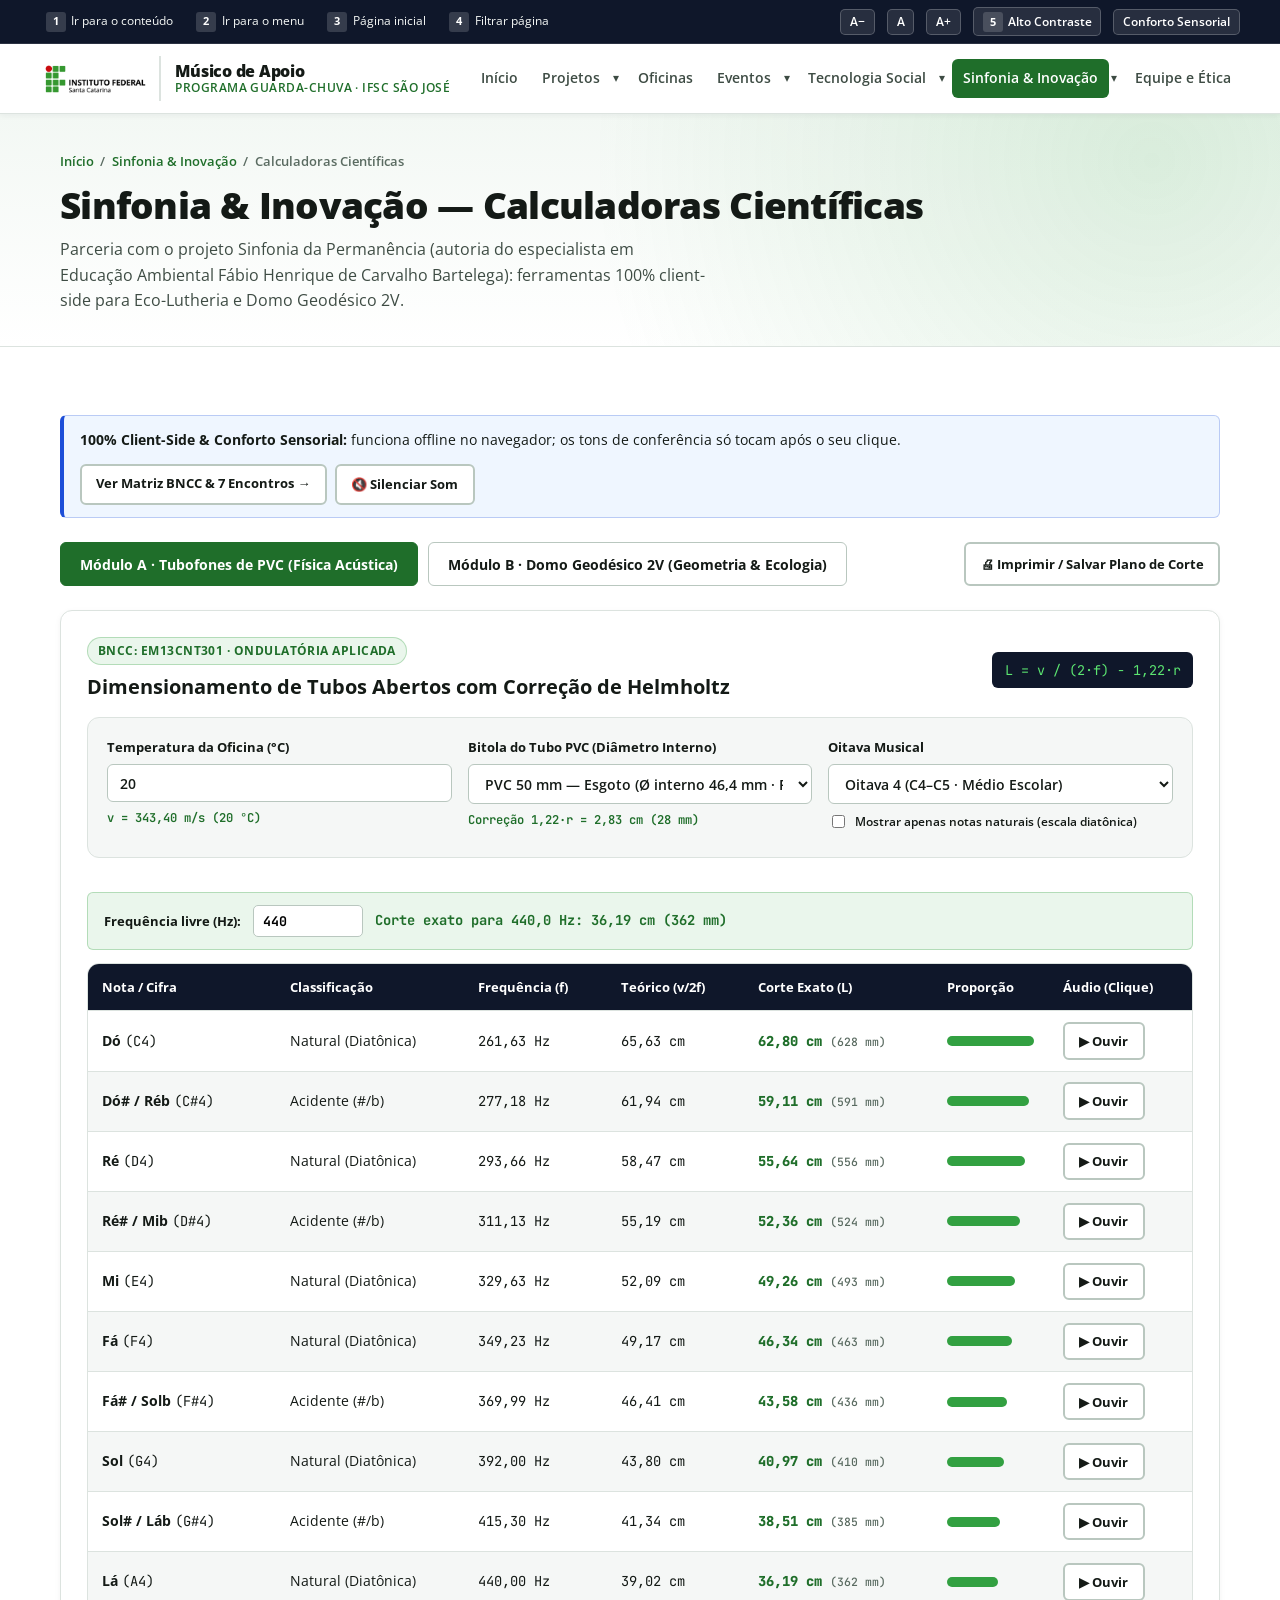
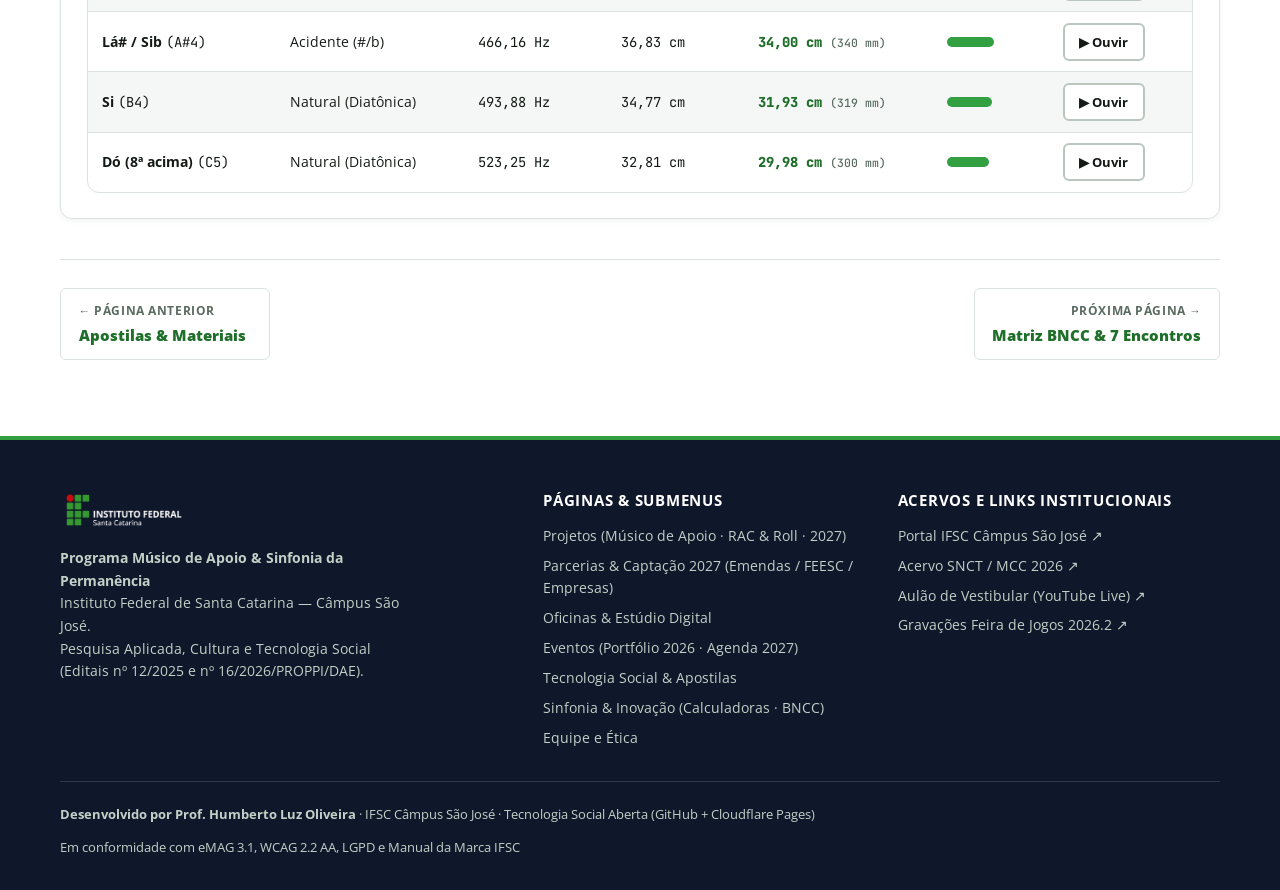
<file: sinfonia-inovacao.html>
<!DOCTYPE html>
<html lang="pt-BR">
<head>
  <meta charset="UTF-8">
  <meta name="viewport" content="width=device-width, initial-scale=1.0">
  <title>Sinfonia & Inovação · Calculadoras | Programa Músico de Apoio — IFSC São José</title>
  <meta name="description" content="Parceria Sinfonia da Permanência (Fábio Henrique de Carvalho Bartelega) e Calculadoras Client-Side de Tubofones PVC e Domo Geodésico 2V.">
  <link rel="preconnect" href="https://fonts.googleapis.com">
  <link rel="preconnect" href="https://fonts.gstatic.com" crossorigin>
  <link href="https://fonts.googleapis.com/css2?family=JetBrains+Mono:wght@500;700&family=Open+Sans:wght@400;600;700;800&display=swap" rel="stylesheet">
  <link rel="stylesheet" href="assets/css/style.css">
</head>
<body>

  <!-- BARRA DE ACESSIBILIDADE GOVERNAMENTAL (eMAG 3.1 / WCAG 2.2 AA / TEA) -->
  <div class="a11y-bar" role="region" aria-label="Barra de acessibilidade">
    <div class="container a11y-bar__inner">
      <ul class="a11y-shortcuts">
        <li><a href="#conteudo-principal" accesskey="1"><span class="a11y-key">1</span> Ir para o conteúdo</a></li>
        <li><a href="#menu-principal" accesskey="2"><span class="a11y-key">2</span> Ir para o menu</a></li>
        <li><a href="index.html" accesskey="3"><span class="a11y-key">3</span> Página inicial</a></li>
        <li><a href="#search-drawer" id="trigger-search" accesskey="4"><span class="a11y-key">4</span> Filtrar página</a></li>
      </ul>
      <div class="a11y-controls" role="group" aria-label="Controles visuais e sensoriais">
        <button type="button" class="a11y-btn" id="btn-font-dec" title="Diminuir tamanho da fonte" aria-label="Diminuir tamanho da fonte">A−</button>
        <button type="button" class="a11y-btn" id="btn-font-reset" title="Restaurar tamanho padrão da fonte" aria-label="Restaurar tamanho da fonte">A</button>
        <button type="button" class="a11y-btn" id="btn-font-inc" title="Aumentar tamanho da fonte" aria-label="Aumentar tamanho da fonte">A+</button>
        <button type="button" class="a11y-btn" id="btn-contrast" accesskey="5" aria-pressed="false" title="Alternar modo de alto contraste (Alt + 5)">
          <span class="a11y-key">5</span> Alto Contraste
        </button>
        <button type="button" class="a11y-btn" id="btn-motion" aria-pressed="false" title="Reduzir animações para conforto sensorial">
          Conforto Sensorial
        </button>
      </div>
    </div>
  </div>

  <!-- CABEÇALHO INSTITUCIONAL & MENU PRINCIPAL EXPANSÍVEL -->
  <header class="site-header" role="banner">
    <div class="container site-header__inner">
      <a href="index.html" class="brand-group" aria-label="IFSC Câmpus São José — Início do Portal Músico de Apoio">
        <div class="brand-logo-wrap">
          <img src="assets/img/ifsc-horizontal-cor.png" alt="Instituto Federal de Santa Catarina — IFSC" class="brand-logo logo-light" width="111" height="38">
          <img src="assets/img/ifsc-horizontal-branco.png" alt="Instituto Federal de Santa Catarina — IFSC" class="brand-logo logo-dark" width="111" height="38">
        </div>
        <div class="brand-text">
          <span class="brand-title">Músico de Apoio</span>
          <span class="brand-subtitle">Programa Guarda-Chuva · IFSC São José</span>
        </div>
      </a>

      <button type="button" class="nav-toggle" id="nav-toggle" aria-expanded="false" aria-controls="menu-principal">
        ☰ Menu
      </button>

      <nav class="main-nav" id="menu-principal" aria-label="Navegação principal do portal">
        <ul class="nav-list">
          <li class="nav-item"><a class="nav-link" href="index.html">Início</a></li>
          <li class="nav-item nav-item--has-sub">
            <a class="nav-link" href="projeto.html">Projetos</a>
            <button type="button" class="nav-caret-btn" aria-expanded="false" aria-label="Expandir submenu de Projetos">▾</button>
            <ul class="dropdown-menu" aria-label="Submenu de Projetos">
              <li><a class="dropdown-link" href="projeto.html">Músico de Apoio (Base &amp; Editais)<small>Metodologia PHC/PPE, Sala de Música e ciclos PROPPI/DAE</small></a></li>
              <li><a class="dropdown-link" href="projeto-rac-and-roll.html">Banda RAC &amp; Roll<small>Projeto musical organizado pelo Prof. Jorge Luiz Pereira</small></a></li>
              <li><a class="dropdown-link" href="projetos-futuros.html">Projetos Futuros · Ciclo 2027<small>Incubadora de novas iniciativas e roadmap em desenvolvimento</small></a></li>
              <li><a class="dropdown-link" href="parcerias.html">Parcerias &amp; Captação 2027<small>Como apoiar via Emendas (MDE/LDB), FEESC ou Empresas de São José</small></a></li>
            </ul>
          </li>
          <li class="nav-item"><a class="nav-link" href="oficinas.html">Oficinas</a></li>
          <li class="nav-item nav-item--has-sub">
            <a class="nav-link" href="eventos.html">Eventos</a>
            <button type="button" class="nav-caret-btn" aria-expanded="false" aria-label="Expandir submenu de Eventos">▾</button>
            <ul class="dropdown-menu" aria-label="Submenu de Eventos">
              <li><a class="dropdown-link" href="eventos.html">Portfólio 2026 (Realizados)<small>SNCT/MCC, Aulão de Vestibular Live e Feira de Jogos</small></a></li>
              <li><a class="dropdown-link" href="eventos-2027.html">Agenda &amp; Eventos 2027<small>Calendário anual de apresentações e participações previstas</small></a></li>
            </ul>
          </li>
          <li class="nav-item nav-item--has-sub">
            <a class="nav-link" href="tecnologia-social.html">Tecnologia Social</a>
            <button type="button" class="nav-caret-btn" aria-expanded="false" aria-label="Expandir submenu de Tecnologia Social">▾</button>
            <ul class="dropdown-menu" aria-label="Submenu de Tecnologia Social">
              <li><a class="dropdown-link" href="tecnologia-social.html">Manual &amp; Replicabilidade<small>Guia de implantação na Rede Federal e ciência aberta</small></a></li>
              <li><a class="dropdown-link" href="apostilas.html">Apostilas &amp; Materiais Didáticos<small>Bateria, Violão (dedos-pivô) e futuras tecnologias compartilhadas</small></a></li>
            </ul>
          </li>
          <li class="nav-item nav-item--has-sub">
            <a class="nav-link active" href="sinfonia-inovacao.html" aria-current="page">Sinfonia &amp; Inovação</a>
            <button type="button" class="nav-caret-btn" aria-expanded="false" aria-label="Expandir submenu de Sinfonia &amp; Inovação">▾</button>
            <ul class="dropdown-menu" aria-label="Submenu de Sinfonia &amp; Inovação">
              <li><a class="dropdown-link active" href="sinfonia-inovacao.html" aria-current="page">Calculadoras Científicas (PVC &amp; Domo 2V)<small>Eco-Lutheria e Geometria Geodésica 100% no navegador</small></a></li>
              <li><a class="dropdown-link" href="sinfonia-bncc.html">Matriz BNCC &amp; 7 Encontros<small>5 Unidades Curriculares, 11 habilidades e trilha didática</small></a></li>
            </ul>
          </li>
          <li class="nav-item"><a class="nav-link" href="equipe.html">Equipe e Ética</a></li>
        </ul>
      </nav>
    </div>

    <div class="search-drawer" id="search-drawer" hidden>
      <div class="container search-drawer__inner">
        <label for="site-search-input" class="sr-only">Filtrar conteúdos nesta página</label>
        <input type="search" id="site-search-input" class="search-input" placeholder="Filtrar conteúdos desta página (ex.: RAC &amp; Roll, BNCC, Domo, Tubofone, SNCT, ODS)...">
        <span class="search-results-count" id="search-results-count" aria-live="polite">Digite para filtrar</span>
        <button type="button" class="btn btn-secondary btn-sm" id="search-close">Fechar</button>
      </div>
    </div>
  </header>

  <main id="conteudo-principal" tabindex="-1">
    <section class="page-hero">
      <div class="container">
        <nav aria-label="Caminho de navegação">
          <ol class="breadcrumb">
            <li><a href="index.html">Início</a></li> <li aria-hidden="true">/</li> <li><a href="sinfonia-inovacao.html">Sinfonia &amp; Inovação</a></li> <li aria-hidden="true">/</li> <li aria-current="page">Calculadoras Científicas</li>
          </ol>
        </nav>
        <h1>Sinfonia &amp; Inovação — Calculadoras Científicas</h1>
        <p>Parceria com o projeto Sinfonia da Permanência (autoria do especialista em Educação Ambiental Fábio Henrique de Carvalho Bartelega): ferramentas 100% client-side para Eco-Lutheria e Domo Geodésico 2V.</p>
      </div>
    </section>
    <section class="section">
      <div class="container">
        <div class="sensory-notice" role="note">
          <div>
            <strong>100% Client-Side &amp; Conforto Sensorial:</strong> funciona offline no navegador; os tons de conferência só tocam após o seu clique.
            <span id="audio-live-status" class="sr-only" aria-live="polite">Áudio silenciado.</span>
          </div>
          <div style="display:flex;gap:0.5rem;flex-wrap:wrap;">
            <a href="sinfonia-bncc.html" class="btn btn-secondary btn-sm">Ver Matriz BNCC &amp; 7 Encontros →</a>
            <button type="button" class="btn btn-secondary btn-sm" id="btn-mute-all">🔇 Silenciar Som</button>
          </div>
        </div>

        <div class="calc-tabs" role="tablist" aria-label="Módulos das calculadoras científicas">
          <button type="button" class="calc-tab-btn" role="tab" id="tab-btn-pvc" aria-selected="true" aria-controls="panel-pvc">
            Módulo A · Tubofones de PVC (Física Acústica)
          </button>
          <button type="button" class="calc-tab-btn" role="tab" id="tab-btn-dome" aria-selected="false" aria-controls="panel-dome">
            Módulo B · Domo Geodésico 2V (Geometria &amp; Ecologia)
          </button>
          <button type="button" class="btn btn-secondary btn-sm" id="btn-print-plan" style="margin-left:auto;">
            🖨 Imprimir / Salvar Plano de Corte
          </button>
        </div>

        <!-- MÓDULO A -->
        <div class="calc-panel" id="panel-pvc" role="tabpanel" aria-labelledby="tab-btn-pvc">
          <div class="card" data-searchable>
            <div style="display:flex;flex-wrap:wrap;justify-content:space-between;align-items:center;gap:0.75rem;">
              <div>
                <span class="pill">BNCC: EM13CNT301 · Ondulatória Aplicada</span>
                <h2 style="margin:0.35rem 0 0;font-size:1.25rem;">Dimensionamento de Tubos Abertos com Correção de Helmholtz</h2>
              </div>
              <code class="mono" style="background:var(--bg-dark);color:#5CE671;padding:0.45rem 0.8rem;border-radius:var(--radius-sm);font-size:0.84rem;">L = v / (2·f) − 1,22·r</code>
            </div>

            <div class="calc-controls">
              <div class="field">
                <label for="pvc-temp">Temperatura da Oficina (°C)</label>
                <input type="number" id="pvc-temp" value="20" min="5" max="40" step="1">
                <span class="field-hint" id="pvc-speed-out">v = 343,40 m/s (20 °C)</span>
              </div>
              <div class="field">
                <label for="pvc-diameter">Bitola do Tubo PVC (Diâmetro Interno)</label>
                <select id="pvc-diameter">
                  <option value="21.6">PVC 25 mm (Ø interno 21,6 mm)</option>
                  <option value="27.8">PVC 32 mm (Ø interno 27,8 mm)</option>
                  <option value="36.0">PVC 40 mm — Esgoto (Ø interno 36,0 mm)</option>
                  <option value="46.4" selected>PVC 50 mm — Esgoto (Ø interno 46,4 mm · Padrão)</option>
                  <option value="71.2">PVC 75 mm — Esgoto (Ø interno 71,2 mm · Graves)</option>
                  <option value="96.4">PVC 100 mm — Esgoto (Ø interno 96,4 mm · Subgraves)</option>
                </select>
                <span class="field-hint" id="pvc-corr-out">Correção 1,22·r = 2,83 cm</span>
              </div>
              <div class="field">
                <label for="pvc-octave">Oitava Musical</label>
                <select id="pvc-octave">
                  <option value="3">Oitava 3 (C3–C4 · Grave)</option>
                  <option value="4" selected>Oitava 4 (C4–C5 · Médio Escolar)</option>
                  <option value="5">Oitava 5 (C5–C6 · Agudo)</option>
                </select>
                <label style="display:flex;align-items:center;gap:0.4rem;margin-top:0.45rem;font-weight:600;font-size:0.78rem;cursor:pointer;">
                  <input type="checkbox" id="pvc-only-natural" style="width:auto;"> Mostrar apenas notas naturais (escala diatônica)
                </label>
              </div>
            </div>

            <div style="display:flex;flex-wrap:wrap;align-items:center;gap:0.75rem;padding:0.75rem 1rem;background:var(--ifsc-verde-suave);border-radius:var(--radius-sm);border:1px solid rgba(50,160,65,0.3);">
              <label for="pvc-custom-freq" style="font-size:0.84rem;font-weight:700;">Frequência livre (Hz):</label>
              <input type="number" id="pvc-custom-freq" value="440" min="50" max="2000" step="0.5" style="width:110px;padding:0.38rem 0.6rem;border-radius:5px;border:1.5px solid var(--border-strong);font-family:var(--font-mono);font-weight:700;">
              <strong id="pvc-custom-out" class="mono" style="font-size:0.86rem;color:var(--ifsc-verde-escuro);"></strong>
            </div>

            <div class="table-wrap">
              <table>
                <caption class="sr-only">Tabela de comprimento de corte para tubofones de PVC conforme temperatura e bitola</caption>
                <thead>
                  <tr>
                    <th scope="col">Nota / Cifra</th><th scope="col">Classificação</th><th scope="col">Frequência (f)</th>
                    <th scope="col">Teórico (v/2f)</th><th scope="col">Corte Exato (L)</th><th scope="col">Proporção</th><th scope="col">Áudio (Clique)</th>
                  </tr>
                </thead>
                <tbody id="pvc-tbody"></tbody>
              </table>
            </div>
          </div>
        </div>

        <!-- MÓDULO B -->
        <div class="calc-panel" id="panel-dome" role="tabpanel" aria-labelledby="tab-btn-dome" hidden>
          <div class="card" data-searchable>
            <div style="display:flex;flex-wrap:wrap;justify-content:space-between;align-items:center;gap:0.75rem;">
              <div>
                <span class="pill pill--blue">BNCC: EM13MAT308 · EM13CNT105</span>
                <h2 style="margin:0.35rem 0 0;font-size:1.25rem;">Dimensionamento do Domo Geodésico 2V &amp; Escala de Permanência</h2>
              </div>
              <code class="mono" style="background:var(--bg-dark);color:#93C5FD;padding:0.45rem 0.8rem;border-radius:var(--radius-sm);font-size:0.84rem;">Euler: V − A + F = 26 − 65 + 40 = 1</code>
            </div>

            <div class="grid-2" style="align-items:start;">
              <div>
                <div class="calc-controls" style="grid-template-columns:1fr;margin-bottom:1rem;">
                  <div class="field">
                    <label for="dome-radius">Raio do Domo Geodésico 2V — R (em metros)</label>
                    <input type="number" id="dome-radius" value="2.00" min="0.50" max="8.00" step="0.10">
                    <div class="setlist-tags" style="margin-top:0.6rem;">
                      <button type="button" class="btn btn-secondary btn-sm" data-dome-preset="1.00">Maquete (1,0 m)</button>
                      <button type="button" class="btn btn-primary btn-sm" data-dome-preset="2.00">Padrão IFSC (2,0 m)</button>
                      <button type="button" class="btn btn-secondary btn-sm" data-dome-preset="3.00">Pátio (3,0 m)</button>
                    </div>
                  </div>
                </div>

                <div class="table-wrap">
                  <table>
                    <caption class="sr-only">Lista de usinagem das 65 barras e parâmetros geométricos do Domo 2V</caption>
                    <thead><tr><th scope="col">Parâmetro / Peça</th><th scope="col">Fator / Quantidade</th><th scope="col">Medida Calculada</th></tr></thead>
                    <tbody>
                      <tr><td><strong>Barras Tipo A</strong></td><td class="mono">0,6180·R · 35 un.</td><td class="cut-highlight" id="dome-out-la">1,236 m</td></tr>
                      <tr><td><strong>Barras Tipo B</strong></td><td class="mono">0,5465·R · 30 un.</td><td class="cut-highlight" id="dome-out-lb">1,093 m</td></tr>
                      <tr><td>Metragem Linear (Tipo A)</td><td>35 barras</td><td class="mono" id="dome-out-tot-a">43,26 m</td></tr>
                      <tr><td>Metragem Linear (Tipo B)</td><td>30 barras</td><td class="mono" id="dome-out-tot-b">32,79 m</td></tr>
                      <tr><td><strong>Total de Material Linear</strong></td><td><strong>65 barras · 26 nós</strong></td><td class="cut-highlight" id="dome-out-linear">76,05 m</td></tr>
                      <tr><td>Diâmetro / Altura (2R / R)</td><td>Hemisfério 2V</td><td class="mono"><span id="dome-out-diam">4,00 m</span> / <span id="dome-out-height">2,00 m</span></td></tr>
                      <tr><td>Área Circular de Piso</td><td class="mono">π·R²</td><td class="mono" id="dome-out-area">12,57 m²</td></tr>
                    </tbody>
                  </table>
                </div>
              </div>

              <div style="display:flex;flex-direction:column;gap:1rem;">
                <div style="background:var(--bg-dark);border-radius:var(--radius-md);padding:1rem;color:#FFFFFF;">
                  <svg viewBox="0 0 360 170" role="img" aria-label="Corte vertical do Domo 2V com os 3 estratos de permanência ecológica" width="100%">
                    <path d="M 40 145 A 140 120 0 0 1 320 145 Z" fill="rgba(50,160,65,0.14)" stroke="#5CE671" stroke-width="2"/>
                    <line x1="30" y1="25" x2="330" y2="25" stroke="#FCA5A5" stroke-dasharray="4 3"/>
                    <line x1="30" y1="85" x2="330" y2="85" stroke="#FDE68A" stroke-dasharray="4 3"/>
                    <line x1="30" y1="138" x2="330" y2="138" stroke="#86EFAC" stroke-dasharray="4 3"/>
                    <text x="180" y="20" text-anchor="middle" fill="#FCA5A5" font-size="10" font-family="Open Sans, sans-serif" font-weight="700" id="svg-cota-3">Ápice: 2,00 m (400–4.000 anos)</text>
                    <text x="180" y="80" text-anchor="middle" fill="#FDE68A" font-size="10" font-family="Open Sans, sans-serif" font-weight="700" id="svg-cota-2">Médio: 1,00 m (50–500 anos)</text>
                    <text x="180" y="133" text-anchor="middle" fill="#86EFAC" font-size="10" font-family="Open Sans, sans-serif" font-weight="700" id="svg-cota-1">Base: 0,10 m (Semanas–Meses)</text>
                    <text x="180" y="162" text-anchor="middle" fill="#CBD5E1" font-size="10" font-family="JetBrains Mono, monospace" id="svg-dome-r">R = 2,00 m · Diâmetro = 4,00 m</text>
                  </svg>
                </div>

                <div class="strata-list">
                  <div class="stratum-card stratum--high"><div class="stratum-head"><span>▲ Estrato 3 · Alta Persistência (400–4.000 anos)</span><span class="mono" id="stratum-cota-3">2,00 m</span></div><p style="font-size:0.82rem;">Tubofones de PVC, idiófonos de garrafas PET e vidro (ligações C–C e SiO₂).</p></div>
                  <div class="stratum-card stratum--mid"><div class="stratum-head"><span>◆ Estrato 2 · Persistência Intermediária (50–500 anos)</span><span class="mono" id="stratum-cota-2">1,00 m</span></div><p style="font-size:0.82rem;">Membranofones de latas de aço e alumínio passivado (Al₂O₃).</p></div>
                  <div class="stratum-card stratum--low"><div class="stratum-head"><span>● Estrato 1 · Degradação Rápida (Semanas a Meses)</span><span class="mono" id="stratum-cota-1">0,10 m</span></div><p style="font-size:0.82rem;">Chocalhos e ressonadores de papelão, celulose e sementes naturais.</p></div>
                </div>
              </div>
            </div>
          </div>
        </div>

      <nav class="page-pager" aria-label="Navegação entre páginas">
        <a href="apostilas.html" class="pager-link"><span class="pager-dir">← Página anterior</span><span class="pager-title">Apostilas &amp; Materiais</span></a>
        <a href="sinfonia-bncc.html" class="pager-link pager-link--next"><span class="pager-dir">Próxima página →</span><span class="pager-title">Matriz BNCC &amp; 7 Encontros</span></a>
      </nav>
      </div>
    </section>
  </main>

  <!-- RODAPÉ INSTITUCIONAL -->
  <footer class="site-footer" role="contentinfo">
    <div class="container">
      <div class="footer-grid">
        <div>
          <img src="assets/img/ifsc-horizontal-branco.png" alt="Instituto Federal de Santa Catarina — IFSC" class="footer-logo" width="128" height="44">
          <p style="font-size:0.86rem;color:var(--text-on-dark-muted);margin:0;max-width:44ch;">
            <strong>Programa Músico de Apoio &amp; Sinfonia da Permanência</strong><br>
            Instituto Federal de Santa Catarina — Câmpus São José.<br>
            Pesquisa Aplicada, Cultura e Tecnologia Social (Editais nº 12/2025 e nº 16/2026/PROPPI/DAE).
          </p>
        </div>

        <div>
          <h3>Páginas &amp; Submenus</h3>
          <ul class="footer-links">
            <li><a href="projeto.html">Projetos (Músico de Apoio · RAC &amp; Roll · 2027)</a></li>
            <li><a href="parcerias.html">Parcerias &amp; Captação 2027 (Emendas / FEESC / Empresas)</a></li>
            <li><a href="oficinas.html">Oficinas &amp; Estúdio Digital</a></li>
            <li><a href="eventos.html">Eventos (Portfólio 2026 · Agenda 2027)</a></li>
            <li><a href="tecnologia-social.html">Tecnologia Social &amp; Apostilas</a></li>
            <li><a href="sinfonia-inovacao.html">Sinfonia &amp; Inovação (Calculadoras · BNCC)</a></li>
            <li><a href="equipe.html">Equipe e Ética</a></li>
          </ul>
        </div>

        <div>
          <h3>Acervos e Links Institucionais</h3>
          <ul class="footer-links">
            <li><a href="https://www.ifsc.edu.br/web/campus-sao-jose" target="_blank" rel="noopener noreferrer">Portal IFSC Câmpus São José ↗</a></li>
            <li><a href="https://drive.google.com/drive/folders/19b-qqgw5ElqcGSa6ewLfSHoE83AjjyEx?usp=sharing" target="_blank" rel="noopener noreferrer">Acervo SNCT / MCC 2026 ↗</a></li>
            <li><a href="https://www.youtube.com/live/t1BAm_mXt-0" target="_blank" rel="noopener noreferrer">Aulão de Vestibular (YouTube Live) ↗</a></li>
            <li><a href="https://drive.google.com/drive/folders/1a1DQWz-fpDmJqDzLh6jj91_zjrW52owD?usp=drive_link" target="_blank" rel="noopener noreferrer">Gravações Feira de Jogos 2026.2 ↗</a></li>
          </ul>
        </div>
      </div>

      <div class="footer-bottom">
        <span><strong>Desenvolvido por Prof. Humberto Luz Oliveira</strong> · IFSC Câmpus São José · Tecnologia Social Aberta (GitHub + Cloudflare Pages)</span>
        <span>Em conformidade com eMAG 3.1, WCAG 2.2 AA, LGPD e Manual da Marca IFSC</span>
      </div>
    </div>
  </footer>

  <!-- VLibras Widget Oficial do Governo Federal -->
  <div vw class="enabled">
    <div vw-access-button class="active"></div>
    <div vw-plugin-wrapper>
      <div class="vw-plugin-top-wrapper"></div>
    </div>
  </div>
  <script src="https://vlibras.gov.br/app/vlibras-plugin.js"></script>
  <script>if (window.VLibras) { new window.VLibras.Widget('https://vlibras.gov.br/app'); }</script>

  <script src="assets/js/main.js"></script>
  <script src="assets/js/calculadoras.js"></script>
</body>
</html>
</file>
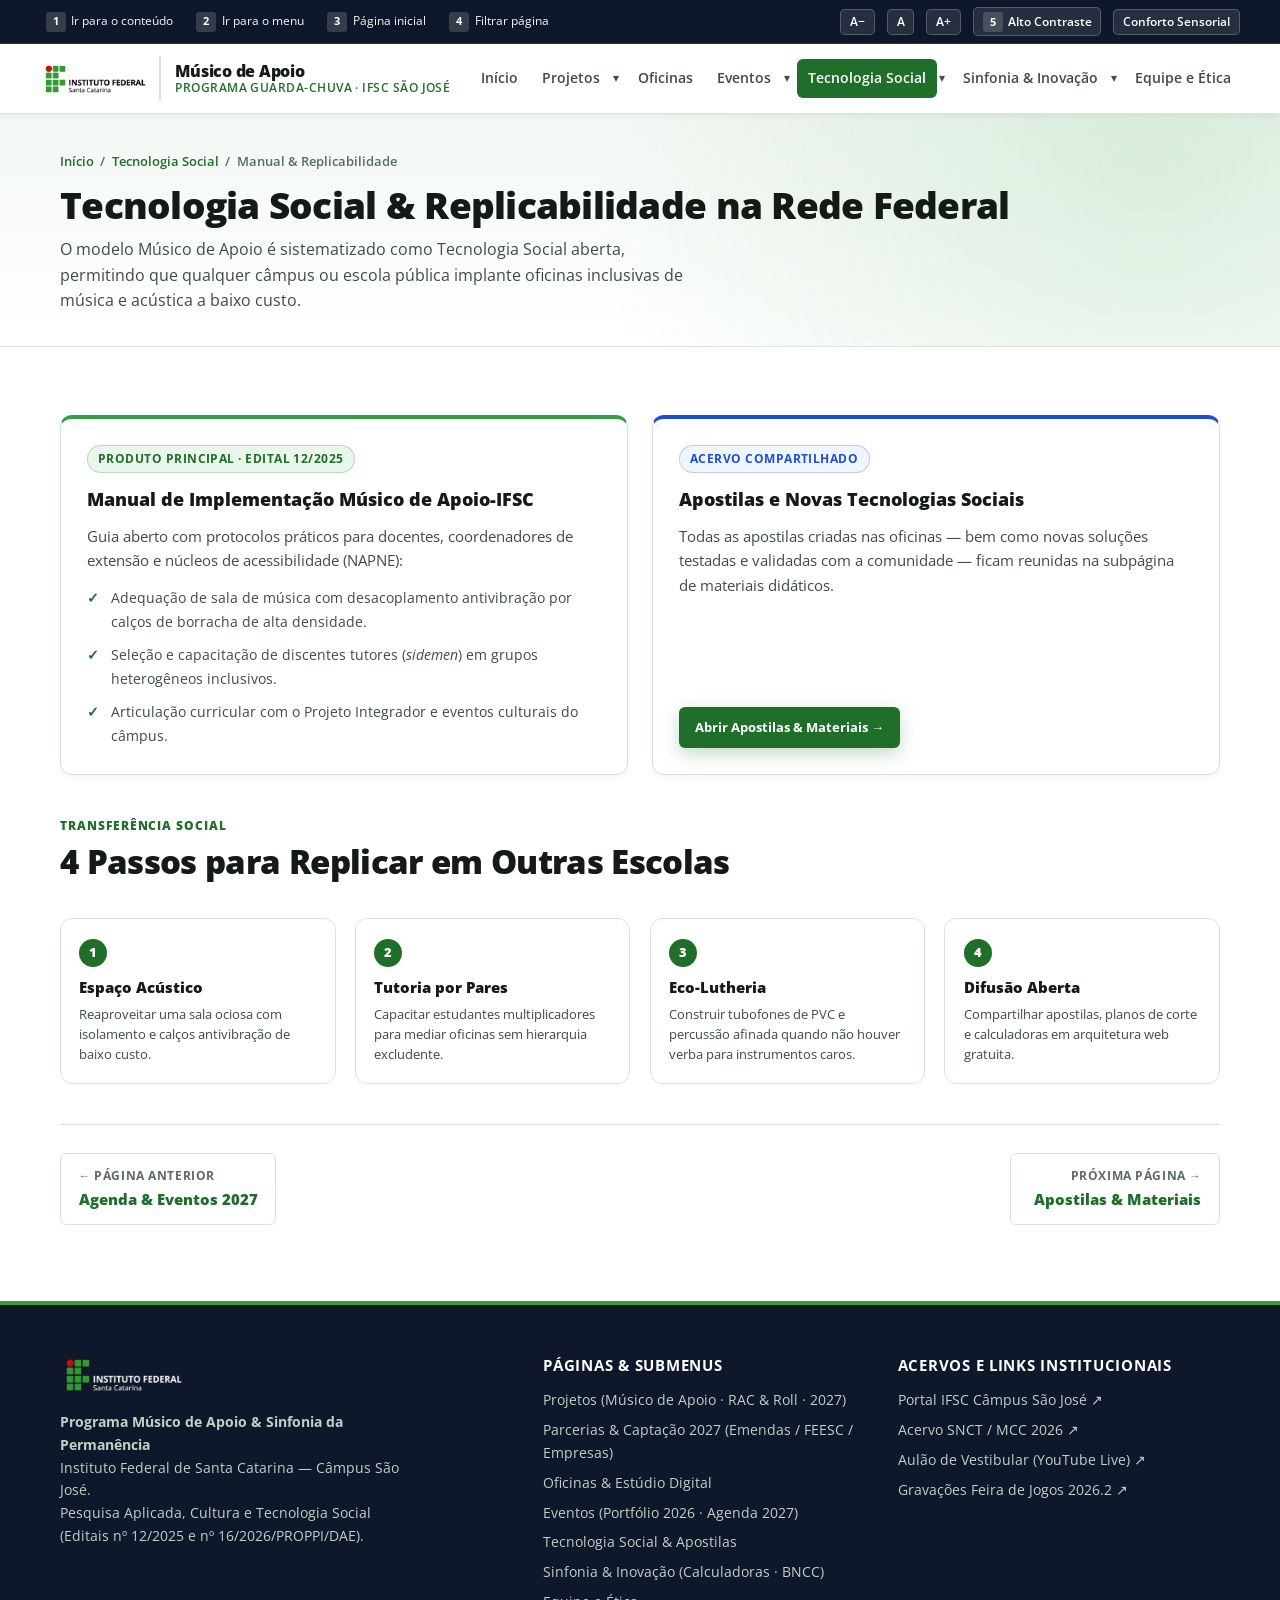
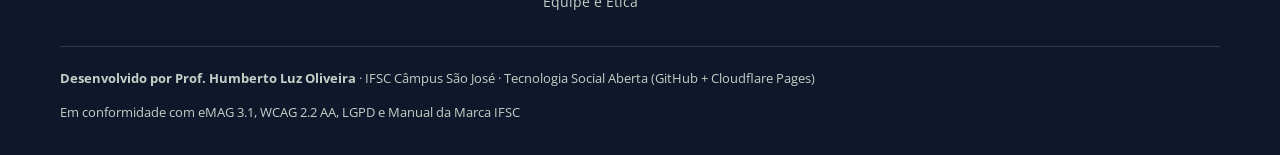
<file: tecnologia-social.html>
<!DOCTYPE html>
<html lang="pt-BR">
<head>
  <meta charset="UTF-8">
  <meta name="viewport" content="width=device-width, initial-scale=1.0">
  <title>Tecnologia Social | Programa Músico de Apoio — IFSC São José</title>
  <meta name="description" content="Manual de Implementação Músico de Apoio e replicabilidade na Rede Federal.">
  <link rel="preconnect" href="https://fonts.googleapis.com">
  <link rel="preconnect" href="https://fonts.gstatic.com" crossorigin>
  <link href="https://fonts.googleapis.com/css2?family=JetBrains+Mono:wght@500;700&family=Open+Sans:wght@400;600;700;800&display=swap" rel="stylesheet">
  <link rel="stylesheet" href="assets/css/style.css">
</head>
<body>

  <!-- BARRA DE ACESSIBILIDADE GOVERNAMENTAL (eMAG 3.1 / WCAG 2.2 AA / TEA) -->
  <div class="a11y-bar" role="region" aria-label="Barra de acessibilidade">
    <div class="container a11y-bar__inner">
      <ul class="a11y-shortcuts">
        <li><a href="#conteudo-principal" accesskey="1"><span class="a11y-key">1</span> Ir para o conteúdo</a></li>
        <li><a href="#menu-principal" accesskey="2"><span class="a11y-key">2</span> Ir para o menu</a></li>
        <li><a href="index.html" accesskey="3"><span class="a11y-key">3</span> Página inicial</a></li>
        <li><a href="#search-drawer" id="trigger-search" accesskey="4"><span class="a11y-key">4</span> Filtrar página</a></li>
      </ul>
      <div class="a11y-controls" role="group" aria-label="Controles visuais e sensoriais">
        <button type="button" class="a11y-btn" id="btn-font-dec" title="Diminuir tamanho da fonte" aria-label="Diminuir tamanho da fonte">A−</button>
        <button type="button" class="a11y-btn" id="btn-font-reset" title="Restaurar tamanho padrão da fonte" aria-label="Restaurar tamanho da fonte">A</button>
        <button type="button" class="a11y-btn" id="btn-font-inc" title="Aumentar tamanho da fonte" aria-label="Aumentar tamanho da fonte">A+</button>
        <button type="button" class="a11y-btn" id="btn-contrast" accesskey="5" aria-pressed="false" title="Alternar modo de alto contraste (Alt + 5)">
          <span class="a11y-key">5</span> Alto Contraste
        </button>
        <button type="button" class="a11y-btn" id="btn-motion" aria-pressed="false" title="Reduzir animações para conforto sensorial">
          Conforto Sensorial
        </button>
      </div>
    </div>
  </div>

  <!-- CABEÇALHO INSTITUCIONAL & MENU PRINCIPAL EXPANSÍVEL -->
  <header class="site-header" role="banner">
    <div class="container site-header__inner">
      <a href="index.html" class="brand-group" aria-label="IFSC Câmpus São José — Início do Portal Músico de Apoio">
        <div class="brand-logo-wrap">
          <img src="assets/img/ifsc-horizontal-cor.png" alt="Instituto Federal de Santa Catarina — IFSC" class="brand-logo logo-light" width="111" height="38">
          <img src="assets/img/ifsc-horizontal-branco.png" alt="Instituto Federal de Santa Catarina — IFSC" class="brand-logo logo-dark" width="111" height="38">
        </div>
        <div class="brand-text">
          <span class="brand-title">Músico de Apoio</span>
          <span class="brand-subtitle">Programa Guarda-Chuva · IFSC São José</span>
        </div>
      </a>

      <button type="button" class="nav-toggle" id="nav-toggle" aria-expanded="false" aria-controls="menu-principal">
        ☰ Menu
      </button>

      <nav class="main-nav" id="menu-principal" aria-label="Navegação principal do portal">
        <ul class="nav-list">
          <li class="nav-item"><a class="nav-link" href="index.html">Início</a></li>
          <li class="nav-item nav-item--has-sub">
            <a class="nav-link" href="projeto.html">Projetos</a>
            <button type="button" class="nav-caret-btn" aria-expanded="false" aria-label="Expandir submenu de Projetos">▾</button>
            <ul class="dropdown-menu" aria-label="Submenu de Projetos">
              <li><a class="dropdown-link" href="projeto.html">Músico de Apoio (Base &amp; Editais)<small>Metodologia PHC/PPE, Sala de Música e ciclos PROPPI/DAE</small></a></li>
              <li><a class="dropdown-link" href="projeto-rac-and-roll.html">Banda RAC &amp; Roll<small>Projeto musical organizado pelo Prof. Jorge Luiz Pereira</small></a></li>
              <li><a class="dropdown-link" href="projetos-futuros.html">Projetos Futuros · Ciclo 2027<small>Incubadora de novas iniciativas e roadmap em desenvolvimento</small></a></li>
              <li><a class="dropdown-link" href="parcerias.html">Parcerias &amp; Captação 2027<small>Como apoiar via Emendas (MDE/LDB), FEESC ou Empresas de São José</small></a></li>
            </ul>
          </li>
          <li class="nav-item"><a class="nav-link" href="oficinas.html">Oficinas</a></li>
          <li class="nav-item nav-item--has-sub">
            <a class="nav-link" href="eventos.html">Eventos</a>
            <button type="button" class="nav-caret-btn" aria-expanded="false" aria-label="Expandir submenu de Eventos">▾</button>
            <ul class="dropdown-menu" aria-label="Submenu de Eventos">
              <li><a class="dropdown-link" href="eventos.html">Portfólio 2026 (Realizados)<small>SNCT/MCC, Aulão de Vestibular Live e Feira de Jogos</small></a></li>
              <li><a class="dropdown-link" href="eventos-2027.html">Agenda &amp; Eventos 2027<small>Calendário anual de apresentações e participações previstas</small></a></li>
            </ul>
          </li>
          <li class="nav-item nav-item--has-sub">
            <a class="nav-link active" href="tecnologia-social.html" aria-current="page">Tecnologia Social</a>
            <button type="button" class="nav-caret-btn" aria-expanded="false" aria-label="Expandir submenu de Tecnologia Social">▾</button>
            <ul class="dropdown-menu" aria-label="Submenu de Tecnologia Social">
              <li><a class="dropdown-link active" href="tecnologia-social.html" aria-current="page">Manual &amp; Replicabilidade<small>Guia de implantação na Rede Federal e ciência aberta</small></a></li>
              <li><a class="dropdown-link" href="apostilas.html">Apostilas &amp; Materiais Didáticos<small>Bateria, Violão (dedos-pivô) e futuras tecnologias compartilhadas</small></a></li>
            </ul>
          </li>
          <li class="nav-item nav-item--has-sub">
            <a class="nav-link" href="sinfonia-inovacao.html">Sinfonia &amp; Inovação</a>
            <button type="button" class="nav-caret-btn" aria-expanded="false" aria-label="Expandir submenu de Sinfonia &amp; Inovação">▾</button>
            <ul class="dropdown-menu" aria-label="Submenu de Sinfonia &amp; Inovação">
              <li><a class="dropdown-link" href="sinfonia-inovacao.html">Calculadoras Científicas (PVC &amp; Domo 2V)<small>Eco-Lutheria e Geometria Geodésica 100% no navegador</small></a></li>
              <li><a class="dropdown-link" href="sinfonia-bncc.html">Matriz BNCC &amp; 7 Encontros<small>5 Unidades Curriculares, 11 habilidades e trilha didática</small></a></li>
            </ul>
          </li>
          <li class="nav-item"><a class="nav-link" href="equipe.html">Equipe e Ética</a></li>
        </ul>
      </nav>
    </div>

    <div class="search-drawer" id="search-drawer" hidden>
      <div class="container search-drawer__inner">
        <label for="site-search-input" class="sr-only">Filtrar conteúdos nesta página</label>
        <input type="search" id="site-search-input" class="search-input" placeholder="Filtrar conteúdos desta página (ex.: RAC &amp; Roll, BNCC, Domo, Tubofone, SNCT, ODS)...">
        <span class="search-results-count" id="search-results-count" aria-live="polite">Digite para filtrar</span>
        <button type="button" class="btn btn-secondary btn-sm" id="search-close">Fechar</button>
      </div>
    </div>
  </header>

  <main id="conteudo-principal" tabindex="-1">
    <section class="page-hero">
      <div class="container">
        <nav aria-label="Caminho de navegação">
          <ol class="breadcrumb">
            <li><a href="index.html">Início</a></li> <li aria-hidden="true">/</li> <li><a href="tecnologia-social.html">Tecnologia Social</a></li> <li aria-hidden="true">/</li> <li aria-current="page">Manual &amp; Replicabilidade</li>
          </ol>
        </nav>
        <h1>Tecnologia Social &amp; Replicabilidade na Rede Federal</h1>
        <p>O modelo Músico de Apoio é sistematizado como Tecnologia Social aberta, permitindo que qualquer câmpus ou escola pública implante oficinas inclusivas de música e acústica a baixo custo.</p>
      </div>
    </section>
    <section class="section">
      <div class="container">
        <div class="grid-2" style="margin-bottom:2.25rem;">
          <article class="card card--accent-green" data-searchable>
            <span class="pill">Produto Principal · Edital 12/2025</span>
            <h3>Manual de Implementação Músico de Apoio-IFSC</h3>
            <p>Guia aberto com protocolos práticos para docentes, coordenadores de extensão e núcleos de acessibilidade (NAPNE):</p>
            <ul class="check-list">
              <li>Adequação de sala de música com desacoplamento antivibração por calços de borracha de alta densidade.</li>
              <li>Seleção e capacitação de discentes tutores (<em>sidemen</em>) em grupos heterogêneos inclusivos.</li>
              <li>Articulação curricular com o Projeto Integrador e eventos culturais do câmpus.</li>
            </ul>
          </article>

          <article class="card card--accent-blue" data-searchable>
            <span class="pill pill--blue">Acervo Compartilhado</span>
            <h3>Apostilas e Novas Tecnologias Sociais</h3>
            <p>Todas as apostilas criadas nas oficinas — bem como novas soluções testadas e validadas com a comunidade — ficam reunidas na subpágina de materiais didáticos.</p>
            <div style="margin-top:auto;padding-top:0.5rem;">
              <a href="apostilas.html" class="btn btn-primary btn-sm">Abrir Apostilas &amp; Materiais →</a>
            </div>
          </article>
        </div>

        <header class="section-header">
          <span class="section-tag">Transferência Social</span>
          <h2>4 Passos para Replicar em Outras Escolas</h2>
        </header>
        <div class="grid-4">
          <div class="step-box" data-searchable><span class="step-num">1</span><h4>Espaço Acústico</h4><p>Reaproveitar uma sala ociosa com isolamento e calços antivibração de baixo custo.</p></div>
          <div class="step-box" data-searchable><span class="step-num">2</span><h4>Tutoria por Pares</h4><p>Capacitar estudantes multiplicadores para mediar oficinas sem hierarquia excludente.</p></div>
          <div class="step-box" data-searchable><span class="step-num">3</span><h4>Eco-Lutheria</h4><p>Construir tubofones de PVC e percussão afinada quando não houver verba para instrumentos caros.</p></div>
          <div class="step-box" data-searchable><span class="step-num">4</span><h4>Difusão Aberta</h4><p>Compartilhar apostilas, planos de corte e calculadoras em arquitetura web gratuita.</p></div>
        </div>

      <nav class="page-pager" aria-label="Navegação entre páginas">
        <a href="eventos-2027.html" class="pager-link"><span class="pager-dir">← Página anterior</span><span class="pager-title">Agenda &amp; Eventos 2027</span></a>
        <a href="apostilas.html" class="pager-link pager-link--next"><span class="pager-dir">Próxima página →</span><span class="pager-title">Apostilas &amp; Materiais</span></a>
      </nav>
      </div>
    </section>
  </main>

  <!-- RODAPÉ INSTITUCIONAL -->
  <footer class="site-footer" role="contentinfo">
    <div class="container">
      <div class="footer-grid">
        <div>
          <img src="assets/img/ifsc-horizontal-branco.png" alt="Instituto Federal de Santa Catarina — IFSC" class="footer-logo" width="128" height="44">
          <p style="font-size:0.86rem;color:var(--text-on-dark-muted);margin:0;max-width:44ch;">
            <strong>Programa Músico de Apoio &amp; Sinfonia da Permanência</strong><br>
            Instituto Federal de Santa Catarina — Câmpus São José.<br>
            Pesquisa Aplicada, Cultura e Tecnologia Social (Editais nº 12/2025 e nº 16/2026/PROPPI/DAE).
          </p>
        </div>

        <div>
          <h3>Páginas &amp; Submenus</h3>
          <ul class="footer-links">
            <li><a href="projeto.html">Projetos (Músico de Apoio · RAC &amp; Roll · 2027)</a></li>
            <li><a href="parcerias.html">Parcerias &amp; Captação 2027 (Emendas / FEESC / Empresas)</a></li>
            <li><a href="oficinas.html">Oficinas &amp; Estúdio Digital</a></li>
            <li><a href="eventos.html">Eventos (Portfólio 2026 · Agenda 2027)</a></li>
            <li><a href="tecnologia-social.html">Tecnologia Social &amp; Apostilas</a></li>
            <li><a href="sinfonia-inovacao.html">Sinfonia &amp; Inovação (Calculadoras · BNCC)</a></li>
            <li><a href="equipe.html">Equipe e Ética</a></li>
          </ul>
        </div>

        <div>
          <h3>Acervos e Links Institucionais</h3>
          <ul class="footer-links">
            <li><a href="https://www.ifsc.edu.br/web/campus-sao-jose" target="_blank" rel="noopener noreferrer">Portal IFSC Câmpus São José ↗</a></li>
            <li><a href="https://drive.google.com/drive/folders/19b-qqgw5ElqcGSa6ewLfSHoE83AjjyEx?usp=sharing" target="_blank" rel="noopener noreferrer">Acervo SNCT / MCC 2026 ↗</a></li>
            <li><a href="https://www.youtube.com/live/t1BAm_mXt-0" target="_blank" rel="noopener noreferrer">Aulão de Vestibular (YouTube Live) ↗</a></li>
            <li><a href="https://drive.google.com/drive/folders/1a1DQWz-fpDmJqDzLh6jj91_zjrW52owD?usp=drive_link" target="_blank" rel="noopener noreferrer">Gravações Feira de Jogos 2026.2 ↗</a></li>
          </ul>
        </div>
      </div>

      <div class="footer-bottom">
        <span><strong>Desenvolvido por Prof. Humberto Luz Oliveira</strong> · IFSC Câmpus São José · Tecnologia Social Aberta (GitHub + Cloudflare Pages)</span>
        <span>Em conformidade com eMAG 3.1, WCAG 2.2 AA, LGPD e Manual da Marca IFSC</span>
      </div>
    </div>
  </footer>

  <!-- VLibras Widget Oficial do Governo Federal -->
  <div vw class="enabled">
    <div vw-access-button class="active"></div>
    <div vw-plugin-wrapper>
      <div class="vw-plugin-top-wrapper"></div>
    </div>
  </div>
  <script src="https://vlibras.gov.br/app/vlibras-plugin.js"></script>
  <script>if (window.VLibras) { new window.VLibras.Widget('https://vlibras.gov.br/app'); }</script>

  <script src="assets/js/main.js"></script>
</body>
</html>
</file>
<file: assets/css/style.css>
/* ==========================================================================
   PORTAL MÚSICO DE APOIO & SINFONIA DA PERMANÊNCIA — IFSC CÂMPUS SÃO JOSÉ
   Design System Oficial (Manual da Marca IFSC 2017 · eMAG 3.1 · WCAG 2.2 AA)
   ========================================================================== */

:root {
  /* Paleta Institucional IFSC */
  --ifsc-verde: #32A041;          /* rgb(50, 160, 65) - Primária oficial */
  --ifsc-verde-escuro: #1F6E2A;   /* Contraste >= 5.9:1 sobre branco (WCAG AA) */
  --ifsc-verde-profundo: #123F19; /* Fundos editoriais profundos */
  --ifsc-verde-suave: #EAF6EC;    /* Superfícies suaves */
  --ifsc-vermelho: #C8191E;       /* rgb(200, 25, 30) - Ponto focal oficial */
  --ifsc-vermelho-suave: #FDF0F0;

  /* Neutros Editoriais */
  --bg-page: #FFFFFF;
  --bg-subtle: #F5F7F6;
  --bg-card: #FFFFFF;
  --bg-dark: #0F172A;
  --bg-dark-elevated: #1E293B;
  --border-color: #DCE3DF;
  --border-strong: #B9C7BF;

  /* Tipografia */
  --text-main: #141A16;
  --text-secondary: #3E4C44;
  --text-muted: #5A6B61;
  --text-on-dark: #F4F7F5;
  --text-on-dark-muted: #C2D0C7;

  /* Semântica (sempre acompanhada de ícone + rótulo textual) */
  --accent-blue: #1D4ED8;
  --accent-blue-soft: #EFF6FF;
  --accent-amber: #B45309;
  --accent-amber-soft: #FFFBEB;

  /* Tipografia e Ritmo */
  --font-sans: 'Open Sans', -apple-system, BlinkMacSystemFont, 'Segoe UI', Roboto, sans-serif;
  --font-mono: 'JetBrains Mono', ui-monospace, SFMono-Regular, Menlo, monospace;
  --font-scale: 1;

  --radius-sm: 6px;
  --radius-md: 12px;
  --radius-lg: 18px;
  --radius-pill: 9999px;

  --shadow-sm: 0 2px 6px rgba(15, 23, 42, 0.05);
  --shadow-md: 0 10px 28px -8px rgba(15, 23, 42, 0.10);
  --shadow-lg: 0 20px 44px -14px rgba(15, 23, 42, 0.14);

  --container-max: 1200px;
  --header-offset: 118px;
}

/* ==========================================================================
   MODO ALTO CONTRASTE (eMAG 3.1 / WCAG AAA)
   ========================================================================== */
html.high-contrast {
  --ifsc-verde: #00FF66;
  --ifsc-verde-escuro: #00FF66;
  --ifsc-verde-profundo: #000000;
  --ifsc-verde-suave: #111111;
  --ifsc-vermelho: #FFEB00;
  --ifsc-vermelho-suave: #1A1A00;

  --bg-page: #000000;
  --bg-subtle: #0A0A0A;
  --bg-card: #000000;
  --bg-dark: #000000;
  --bg-dark-elevated: #111111;
  --border-color: #FFFFFF;
  --border-strong: #FFEB00;

  --text-main: #FFFFFF;
  --text-secondary: #FFFFFF;
  --text-muted: #FFEB00;
  --text-on-dark: #FFFFFF;
  --text-on-dark-muted: #FFEB00;

  --accent-blue: #66D9FF;
  --accent-blue-soft: #0D1B2A;
  --accent-amber: #FFEB00;
  --accent-amber-soft: #1F1B00;

  --shadow-sm: none;
  --shadow-md: none;
  --shadow-lg: none;
}

html.high-contrast .logo-light { display: none; }
html.high-contrast .logo-dark { display: block; }
html.high-contrast a,
html.high-contrast .nav-link.active {
  text-decoration: underline;
}
html.high-contrast .btn-primary {
  background: #FFEB00;
  color: #000000;
  border: 2px solid #FFFFFF;
}
html.high-contrast .btn-secondary {
  background: #000000;
  color: #FFFFFF;
  border: 2px solid #FFEB00;
}

/* Redução de Animações (Conforto Sensorial TEA/NAPNE + prefers-reduced-motion) */
html.reduce-motion *,
html.reduce-motion *::before,
html.reduce-motion *::after {
  animation-duration: 0.001ms !important;
  animation-iteration-count: 1 !important;
  transition-duration: 0.001ms !important;
  scroll-behavior: auto !important;
}

@media (prefers-reduced-motion: reduce) {
  *, *::before, *::after {
    animation-duration: 0.001ms !important;
    animation-iteration-count: 1 !important;
    transition-duration: 0.001ms !important;
    scroll-behavior: auto !important;
  }
}

/* ==========================================================================
   BASE & RESET SEMÂNTICO
   ========================================================================== */
*, *::before, *::after {
  box-sizing: border-box;
}

html {
  font-size: calc(16px * var(--font-scale));
  scroll-behavior: smooth;
  scroll-padding-top: var(--header-offset);
}

body {
  margin: 0;
  font-family: var(--font-sans);
  background-color: var(--bg-page);
  color: var(--text-main);
  line-height: 1.65;
  -webkit-font-smoothing: antialiased;
}

img {
  max-width: 100%;
  height: auto;
  display: block;
}

a {
  color: var(--ifsc-verde-escuro);
  text-decoration-thickness: 1.5px;
  text-underline-offset: 3px;
}

a:hover {
  color: var(--ifsc-verde-profundo);
}

:focus-visible {
  outline: 3px solid var(--ifsc-vermelho);
  outline-offset: 3px;
  border-radius: 4px;
}

.sr-only {
  position: absolute;
  width: 1px;
  height: 1px;
  padding: 0;
  margin: -1px;
  overflow: hidden;
  clip: rect(0, 0, 0, 0);
  white-space: nowrap;
  border: 0;
}

.container {
  width: 100%;
  max-width: var(--container-max);
  margin: 0 auto;
  padding: 0 1.25rem;
}

.mono {
  font-family: var(--font-mono);
}

/* ==========================================================================
   1. BARRA DE ACESSIBILIDADE GOVERNAMENTAL (eMAG 3.1)
   ========================================================================== */
.a11y-bar {
  background: var(--bg-dark);
  color: var(--text-on-dark);
  font-size: 0.78rem;
  border-bottom: 1px solid rgba(255, 255, 255, 0.12);
}

.a11y-bar__inner {
  display: flex;
  flex-wrap: wrap;
  align-items: center;
  justify-content: space-between;
  gap: 0.5rem 1rem;
  padding: 0.45rem 0;
}

.a11y-shortcuts,
.a11y-controls {
  display: flex;
  flex-wrap: wrap;
  align-items: center;
  gap: 0.4rem 0.75rem;
  list-style: none;
  margin: 0;
  padding: 0;
}

.a11y-shortcuts a {
  color: var(--text-on-dark);
  text-decoration: none;
  display: inline-flex;
  align-items: center;
  gap: 0.35rem;
  padding: 0.15rem 0.35rem;
  border-radius: 4px;
}

.a11y-shortcuts a:hover {
  background: rgba(255, 255, 255, 0.12);
  color: #FFFFFF;
}

.a11y-key {
  display: inline-flex;
  align-items: center;
  justify-content: center;
  min-width: 1.25rem;
  height: 1.25rem;
  padding: 0 0.25rem;
  border-radius: 3px;
  background: rgba(255, 255, 255, 0.16);
  color: #FFFFFF;
  font-weight: 700;
  font-size: 0.7rem;
}

.a11y-btn {
  background: rgba(255, 255, 255, 0.1);
  color: #FFFFFF;
  border: 1px solid rgba(255, 255, 255, 0.22);
  border-radius: 5px;
  padding: 0.22rem 0.55rem;
  font-family: inherit;
  font-size: 0.75rem;
  font-weight: 600;
  cursor: pointer;
  display: inline-flex;
  align-items: center;
  gap: 0.3rem;
  transition: background 0.2s ease, border-color 0.2s ease;
}

.a11y-btn:hover,
.a11y-btn[aria-pressed="true"] {
  background: var(--ifsc-verde);
  border-color: #FFFFFF;
  color: #FFFFFF;
}

html.high-contrast .a11y-btn[aria-pressed="true"] {
  background: #FFEB00;
  color: #000000;
}

/* ==========================================================================
   2. HEADER INSTITUCIONAL & NAVEGAÇÃO PRINCIPAL
   ========================================================================== */
.site-header {
  position: sticky;
  top: 0;
  z-index: 1000;
  background: rgba(255, 255, 255, 0.96);
  backdrop-filter: blur(12px);
  border-bottom: 1px solid var(--border-color);
  box-shadow: var(--shadow-sm);
}

html.high-contrast .site-header {
  background: #000000;
  border-bottom: 2px solid #FFFFFF;
}

.site-header__inner {
  display: flex;
  align-items: center;
  justify-content: space-between;
  gap: 1.25rem;
  padding: 0.75rem 0;
}

.brand-group {
  display: flex;
  align-items: center;
  gap: 0.9rem;
  text-decoration: none;
  color: var(--text-main);
  flex-shrink: 0;
}

.brand-logo-wrap {
  /* Margem de segurança conforme Manual da Marca IFSC */
  padding: 0.2rem 0.5rem 0.2rem 0;
  border-right: 2px solid var(--border-color);
}

.brand-logo {
  height: 38px;
  width: auto;
}

.logo-dark { display: none; }

.brand-text {
  display: flex;
  flex-direction: column;
  line-height: 1.2;
}

.brand-title {
  font-size: 1.02rem;
  font-weight: 800;
  color: var(--text-main);
  letter-spacing: -0.015em;
}

.brand-subtitle {
  font-size: 0.72rem;
  font-weight: 600;
  color: var(--ifsc-verde-escuro);
  text-transform: uppercase;
  letter-spacing: 0.04em;
}

.nav-toggle {
  display: none;
  background: var(--bg-subtle);
  border: 1px solid var(--border-strong);
  color: var(--text-main);
  border-radius: var(--radius-sm);
  padding: 0.45rem 0.7rem;
  font-size: 0.85rem;
  font-weight: 700;
  cursor: pointer;
  align-items: center;
  gap: 0.4rem;
}

.main-nav {
  display: flex;
  align-items: center;
}

.nav-list {
  display: flex;
  align-items: center;
  gap: 0.15rem;
  list-style: none;
  margin: 0;
  padding: 0;
}

.nav-item {
  position: relative;
}

.nav-item--has-sub {
  display: inline-flex;
  align-items: center;
}

.nav-link {
  display: inline-flex;
  align-items: center;
  gap: 0.3rem;
  padding: 0.5rem 0.68rem;
  border-radius: var(--radius-sm);
  font-size: 0.85rem;
  font-weight: 600;
  color: var(--text-secondary);
  text-decoration: none;
  transition: background 0.18s ease, color 0.18s ease;
  white-space: nowrap;
}

.nav-link:hover {
  background: var(--ifsc-verde-suave);
  color: var(--ifsc-verde-escuro);
}

.nav-link.active {
  background: var(--ifsc-verde-escuro);
  color: #FFFFFF;
}

.nav-caret-btn {
  background: transparent;
  border: 0;
  color: var(--text-secondary);
  padding: 0.42rem 0.32rem;
  margin-left: -0.2rem;
  border-radius: var(--radius-sm);
  cursor: pointer;
  font-size: 0.72rem;
  line-height: 1;
  display: inline-flex;
  align-items: center;
  justify-content: center;
  transition: background 0.18s ease, transform 0.18s ease, color 0.18s ease;
}

.nav-caret-btn:hover {
  background: var(--ifsc-verde-suave);
  color: var(--ifsc-verde-escuro);
}

.nav-item.open > .nav-caret-btn {
  transform: rotate(180deg);
}

.dropdown-menu {
  position: absolute;
  top: calc(100% + 4px);
  left: 0;
  min-width: 265px;
  list-style: none;
  margin: 0;
  padding: 0.45rem;
  background: var(--bg-card);
  border: 1px solid var(--border-strong);
  border-top: 3px solid var(--ifsc-verde);
  border-radius: var(--radius-md);
  box-shadow: var(--shadow-lg);
  z-index: 1100;
  opacity: 0;
  visibility: hidden;
  transform: translateY(6px);
  transition: opacity 0.16s ease, transform 0.16s ease, visibility 0.16s ease;
}

/* Ponte invisível evita que o menu feche ao mover o mouse do link até o dropdown */
.dropdown-menu::before {
  content: "";
  position: absolute;
  top: -10px;
  left: 0;
  right: 0;
  height: 10px;
}

.nav-item--has-sub:hover > .dropdown-menu,
.nav-item--has-sub:focus-within > .dropdown-menu,
.nav-item--has-sub.open > .dropdown-menu {
  opacity: 1;
  visibility: visible;
  transform: translateY(0);
}

.dropdown-link {
  display: flex;
  flex-direction: column;
  gap: 0.1rem;
  padding: 0.58rem 0.75rem;
  border-radius: var(--radius-sm);
  text-decoration: none;
  color: var(--text-main);
  font-size: 0.84rem;
  font-weight: 700;
  transition: background 0.15s ease, color 0.15s ease;
}

.dropdown-link small {
  font-size: 0.72rem;
  font-weight: 500;
  color: var(--text-muted);
}

.dropdown-link:hover {
  background: var(--ifsc-verde-suave);
  color: var(--ifsc-verde-escuro);
}

.dropdown-link.active {
  background: var(--ifsc-verde-suave);
  color: var(--ifsc-verde-escuro);
  border-left: 3px solid var(--ifsc-verde-escuro);
}

html.high-contrast .dropdown-menu {
  background: #000000;
  border: 2px solid #FFEB00;
}

html.high-contrast .dropdown-link.active {
  background: #1A1A00;
  color: #FFEB00;
  border-left-color: #FFEB00;
}

/* Barra de Busca Rápida (Alt + 4) */
.search-drawer {
  background: var(--bg-subtle);
  border-top: 1px solid var(--border-color);
  padding: 0.7rem 0;
}

.search-drawer[hidden] {
  display: none;
}

.search-drawer__inner {
  display: flex;
  align-items: center;
  gap: 0.75rem;
}

.search-input {
  flex: 1;
  padding: 0.55rem 0.9rem;
  border: 1.5px solid var(--border-strong);
  border-radius: var(--radius-sm);
  font-family: inherit;
  font-size: 0.9rem;
  background: var(--bg-card);
  color: var(--text-main);
}

.search-results-count {
  font-size: 0.8rem;
  font-weight: 600;
  color: var(--text-muted);
  white-space: nowrap;
}

/* ==========================================================================
   3. HERO EDITORIAL (INÍCIO)
   ========================================================================== */
.hero {
  position: relative;
  overflow: hidden;
  padding: 4rem 0 3.75rem;
  background:
    radial-gradient(circle at 88% 18%, rgba(50, 160, 65, 0.12), transparent 44%),
    radial-gradient(circle at 12% 85%, rgba(200, 25, 30, 0.06), transparent 38%),
    linear-gradient(180deg, #F4F9F5 0%, #FFFFFF 100%);
  border-bottom: 1px solid var(--border-color);
}

html.high-contrast .hero {
  background: #000000;
}

.hero__grid {
  display: grid;
  grid-template-columns: 1.25fr 0.95fr;
  gap: 2.75rem;
  align-items: center;
}

.eyebrow {
  display: inline-flex;
  align-items: center;
  gap: 0.5rem;
  padding: 0.32rem 0.85rem;
  border-radius: var(--radius-pill);
  background: var(--ifsc-verde-suave);
  border: 1px solid rgba(50, 160, 65, 0.35);
  color: var(--ifsc-verde-escuro);
  font-size: 0.76rem;
  font-weight: 700;
  letter-spacing: 0.04em;
  text-transform: uppercase;
  margin-bottom: 1rem;
}

.eyebrow-dot {
  width: 8px;
  height: 8px;
  border-radius: 50%;
  background: var(--ifsc-vermelho);
  flex-shrink: 0;
}

.hero h1 {
  margin: 0 0 1rem;
  font-size: clamp(1.9rem, 3.6vw, 2.85rem);
  font-weight: 800;
  line-height: 1.15;
  letter-spacing: -0.025em;
  color: var(--text-main);
}

.hero h1 .highlight {
  color: var(--ifsc-verde-escuro);
}

.hero__lead {
  font-size: 1.03rem;
  color: var(--text-secondary);
  margin: 0 0 1.65rem;
  max-width: 60ch;
}

.hero__actions {
  display: flex;
  flex-wrap: wrap;
  gap: 0.85rem;
  margin-bottom: 2rem;
}

/* Botões Padrão */
.btn {
  display: inline-flex;
  align-items: center;
  justify-content: center;
  gap: 0.5rem;
  padding: 0.78rem 1.35rem;
  border-radius: var(--radius-sm);
  font-family: inherit;
  font-size: 0.92rem;
  font-weight: 700;
  text-decoration: none;
  cursor: pointer;
  border: 2px solid transparent;
  transition: transform 0.16s ease, box-shadow 0.16s ease, background 0.16s ease;
}

.btn:hover {
  transform: translateY(-1px);
}

.btn-primary {
  background: var(--ifsc-verde-escuro);
  color: #FFFFFF;
  box-shadow: 0 6px 18px rgba(31, 110, 42, 0.25);
}

.btn-primary:hover {
  background: var(--ifsc-verde-profundo);
  color: #FFFFFF;
}

.btn-secondary {
  background: var(--bg-card);
  color: var(--text-main);
  border-color: var(--border-strong);
}

.btn-secondary:hover {
  border-color: var(--ifsc-verde-escuro);
  color: var(--ifsc-verde-escuro);
  background: var(--ifsc-verde-suave);
}

.btn-accent {
  background: var(--ifsc-vermelho);
  color: #FFFFFF;
}

.btn-accent:hover {
  background: #A01217;
  color: #FFFFFF;
}

.btn-sm {
  padding: 0.48rem 0.9rem;
  font-size: 0.82rem;
}

/* KPI Strip no Hero */
.hero__metrics {
  display: grid;
  grid-template-columns: repeat(4, 1fr);
  gap: 0.75rem;
  padding-top: 1.5rem;
  border-top: 1px solid var(--border-color);
}

.metric-item {
  background: var(--bg-card);
  border: 1px solid var(--border-color);
  border-radius: var(--radius-md);
  padding: 0.85rem 0.9rem;
  box-shadow: var(--shadow-sm);
}

.metric-value {
  display: block;
  font-size: 1.3rem;
  font-weight: 800;
  color: var(--ifsc-verde-escuro);
  line-height: 1.15;
}

.metric-label {
  display: block;
  font-size: 0.74rem;
  font-weight: 600;
  color: var(--text-muted);
  margin-top: 0.2rem;
}

/* Visual Card do Hero (Domo 2V + Ondas Acústicas) */
.hero-visual {
  background: var(--bg-dark);
  color: var(--text-on-dark);
  border-radius: var(--radius-lg);
  padding: 1.5rem;
  border: 1px solid rgba(50, 160, 65, 0.35);
  box-shadow: var(--shadow-lg);
}

.hero-visual__caption {
  display: flex;
  justify-content: space-between;
  align-items: center;
  gap: 0.5rem;
  font-size: 0.76rem;
  color: var(--text-on-dark-muted);
  margin-top: 0.85rem;
  padding-top: 0.75rem;
  border-top: 1px solid rgba(255, 255, 255, 0.12);
}

/* ==========================================================================
   3B. CABEÇALHO DE SUBPÁGINA (ESTILO MULTIPÁGINA), BREADCRUMB E PAGER
   ========================================================================== */
.page-hero {
  background:
    radial-gradient(circle at 90% 20%, rgba(50, 160, 65, 0.14), transparent 48%),
    linear-gradient(180deg, #F3F8F4 0%, #FFFFFF 100%);
  border-bottom: 1px solid var(--border-color);
  padding: 2.35rem 0 2rem;
}

html.high-contrast .page-hero {
  background: #000000;
}

.breadcrumb {
  display: flex;
  flex-wrap: wrap;
  align-items: center;
  gap: 0.4rem;
  list-style: none;
  margin: 0 0 0.75rem;
  padding: 0;
  font-size: 0.8rem;
  font-weight: 600;
  color: var(--text-muted);
}

.breadcrumb a {
  color: var(--ifsc-verde-escuro);
  text-decoration: none;
}

.breadcrumb a:hover {
  text-decoration: underline;
}

.page-hero h1 {
  margin: 0 0 0.55rem;
  font-size: clamp(1.6rem, 3vw, 2.3rem);
  font-weight: 800;
  line-height: 1.18;
  letter-spacing: -0.02em;
  color: var(--text-main);
}

.page-hero p {
  margin: 0;
  max-width: 72ch;
  font-size: 0.98rem;
  color: var(--text-secondary);
}

/* Cards de Navegação Rápida na Home */
.hub-card {
  background: var(--bg-card);
  border: 1px solid var(--border-color);
  border-radius: var(--radius-md);
  padding: 1.5rem;
  text-decoration: none;
  color: inherit;
  display: flex;
  flex-direction: column;
  gap: 0.65rem;
  box-shadow: var(--shadow-sm);
  transition: transform 0.18s ease, box-shadow 0.18s ease, border-color 0.18s ease;
}

.hub-card:hover {
  transform: translateY(-3px);
  border-color: var(--ifsc-verde);
  box-shadow: var(--shadow-md);
  color: inherit;
}

.hub-card__cta {
  margin-top: auto;
  padding-top: 0.5rem;
  font-size: 0.84rem;
  font-weight: 700;
  color: var(--ifsc-verde-escuro);
}

/* Navegação Anterior / Próxima no rodapé de cada subpágina */
.page-pager {
  display: flex;
  flex-wrap: wrap;
  justify-content: space-between;
  gap: 1rem;
  padding: 1.75rem 0 0.5rem;
  margin-top: 2.5rem;
  border-top: 1px solid var(--border-color);
}

.pager-link {
  display: inline-flex;
  flex-direction: column;
  gap: 0.15rem;
  padding: 0.75rem 1.1rem;
  border-radius: var(--radius-sm);
  border: 1px solid var(--border-color);
  background: var(--bg-card);
  text-decoration: none;
  min-width: 210px;
  transition: border-color 0.18s ease, background 0.18s ease;
}

.pager-link:hover {
  border-color: var(--ifsc-verde);
  background: var(--ifsc-verde-suave);
}

.pager-link--next {
  text-align: right;
  margin-left: auto;
}

.pager-dir {
  font-size: 0.72rem;
  font-weight: 700;
  text-transform: uppercase;
  letter-spacing: 0.05em;
  color: var(--text-muted);
}

.pager-title {
  font-size: 0.94rem;
  font-weight: 800;
  color: var(--ifsc-verde-escuro);
}

/* ==========================================================================
   4. SEÇÕES GERAIS E CABEÇALHOS EDITORIAIS
   ========================================================================== */
.section {
  padding: 4.25rem 0;
}

.section--alt {
  background: var(--bg-subtle);
  border-top: 1px solid var(--border-color);
  border-bottom: 1px solid var(--border-color);
}

.section-header {
  max-width: 780px;
  margin-bottom: 2.25rem;
}

.section-tag {
  display: inline-block;
  font-size: 0.74rem;
  font-weight: 800;
  text-transform: uppercase;
  letter-spacing: 0.08em;
  color: var(--ifsc-verde-escuro);
  margin-bottom: 0.45rem;
}

.section-header h2 {
  margin: 0 0 0.65rem;
  font-size: clamp(1.5rem, 2.7vw, 2.05rem);
  font-weight: 800;
  line-height: 1.22;
  letter-spacing: -0.02em;
  color: var(--text-main);
}

.section-header p {
  margin: 0;
  color: var(--text-secondary);
  font-size: 0.98rem;
}

/* Grids e Cards */
.grid-2 {
  display: grid;
  grid-template-columns: repeat(2, 1fr);
  gap: 1.5rem;
}

.grid-3 {
  display: grid;
  grid-template-columns: repeat(3, 1fr);
  gap: 1.5rem;
}

.grid-4 {
  display: grid;
  grid-template-columns: repeat(4, 1fr);
  gap: 1.2rem;
}

.card {
  background: var(--bg-card);
  border: 1px solid var(--border-color);
  border-radius: var(--radius-md);
  padding: 1.6rem;
  box-shadow: var(--shadow-sm);
  display: flex;
  flex-direction: column;
  gap: 0.85rem;
  transition: transform 0.2s ease, box-shadow 0.2s ease, border-color 0.2s ease;
}

.card:hover {
  border-color: var(--ifsc-verde);
  box-shadow: var(--shadow-md);
}

.card--accent-green {
  border-top: 4px solid var(--ifsc-verde);
}

.card--accent-red {
  border-top: 4px solid var(--ifsc-vermelho);
}

.card--accent-blue {
  border-top: 4px solid var(--accent-blue);
}

.card h3 {
  margin: 0;
  font-size: 1.15rem;
  font-weight: 800;
  color: var(--text-main);
  line-height: 1.3;
}

.card p {
  margin: 0;
  font-size: 0.92rem;
  color: var(--text-secondary);
}

.pill {
  display: inline-flex;
  align-items: center;
  gap: 0.35rem;
  width: fit-content;
  padding: 0.22rem 0.65rem;
  border-radius: var(--radius-pill);
  font-size: 0.72rem;
  font-weight: 700;
  text-transform: uppercase;
  letter-spacing: 0.04em;
  background: var(--ifsc-verde-suave);
  color: var(--ifsc-verde-escuro);
  border: 1px solid rgba(50, 160, 65, 0.3);
}

.pill--red {
  background: var(--ifsc-vermelho-suave);
  color: var(--ifsc-vermelho);
  border-color: rgba(200, 25, 30, 0.3);
}

.pill--blue {
  background: var(--accent-blue-soft);
  color: var(--accent-blue);
  border-color: rgba(29, 78, 216, 0.25);
}

.pill--amber {
  background: var(--accent-amber-soft);
  color: var(--accent-amber);
  border-color: rgba(180, 83, 9, 0.3);
}

.check-list {
  list-style: none;
  margin: 0;
  padding: 0;
  display: flex;
  flex-direction: column;
  gap: 0.6rem;
}

.check-list li {
  position: relative;
  padding-left: 1.5rem;
  font-size: 0.9rem;
  color: var(--text-secondary);
}

.check-list li::before {
  content: "✓";
  position: absolute;
  left: 0;
  top: 0;
  color: var(--ifsc-verde-escuro);
  font-weight: 800;
}

/* ==========================================================================
   5. LINHA DO TEMPO / 5 MOMENTOS PHC & 7 ENCONTROS
   ========================================================================== */
.steps-grid {
  display: grid;
  grid-template-columns: repeat(5, 1fr);
  gap: 1rem;
  margin-top: 1.75rem;
}

.step-box {
  background: var(--bg-card);
  border: 1px solid var(--border-color);
  border-radius: var(--radius-md);
  padding: 1.15rem;
}

.step-num {
  display: inline-flex;
  align-items: center;
  justify-content: center;
  width: 28px;
  height: 28px;
  border-radius: 50%;
  background: var(--ifsc-verde-escuro);
  color: #FFFFFF;
  font-weight: 800;
  font-size: 0.82rem;
  margin-bottom: 0.55rem;
}

.step-box h4 {
  margin: 0 0 0.35rem;
  font-size: 0.92rem;
  font-weight: 800;
  color: var(--text-main);
}

.step-box p {
  margin: 0;
  font-size: 0.82rem;
  color: var(--text-secondary);
  line-height: 1.5;
}

/* ==========================================================================
   6. ESTÚDIO RÍTMICO & DIAPASÃO (CONTROLE SENSORIAL TEA/NAPNE)
   ========================================================================== */
.sensory-notice {
  display: flex;
  flex-wrap: wrap;
  align-items: center;
  justify-content: space-between;
  gap: 0.75rem;
  background: var(--accent-blue-soft);
  border: 1px solid rgba(29, 78, 216, 0.25);
  border-left: 4px solid var(--accent-blue);
  border-radius: var(--radius-sm);
  padding: 0.8rem 1rem;
  font-size: 0.85rem;
  color: var(--text-main);
  margin-bottom: 1.5rem;
}

.studio-panel {
  background: var(--bg-dark);
  color: var(--text-on-dark);
  border-radius: var(--radius-md);
  padding: 1.6rem;
  border: 1px solid rgba(255, 255, 255, 0.14);
}

.studio-panel h3 {
  color: #FFFFFF;
  margin: 0 0 0.35rem;
}

.studio-panel p {
  color: var(--text-on-dark-muted);
  font-size: 0.88rem;
  margin: 0 0 1.15rem;
}

.bpm-row {
  display: flex;
  align-items: center;
  justify-content: center;
  gap: 0.75rem;
  margin-bottom: 0.9rem;
}

.bpm-readout {
  min-width: 120px;
  text-align: center;
  background: rgba(255, 255, 255, 0.06);
  border: 1px solid rgba(255, 255, 255, 0.18);
  border-radius: var(--radius-md);
  padding: 0.6rem 1rem;
}

.bpm-number {
  display: block;
  font-size: 2rem;
  font-weight: 800;
  color: #5CE671;
  line-height: 1;
}

.bpm-unit {
  font-size: 0.7rem;
  text-transform: uppercase;
  letter-spacing: 0.06em;
  color: var(--text-on-dark-muted);
}

.bpm-step-btn {
  width: 38px;
  height: 38px;
  border-radius: var(--radius-sm);
  border: 1px solid rgba(255, 255, 255, 0.25);
  background: rgba(255, 255, 255, 0.08);
  color: #FFFFFF;
  font-weight: 700;
  cursor: pointer;
}

.bpm-step-btn:hover {
  background: var(--ifsc-verde);
}

.beat-bar {
  display: flex;
  justify-content: center;
  gap: 0.9rem;
  padding: 0.85rem;
  border-radius: var(--radius-sm);
  background: rgba(0, 0, 0, 0.35);
  margin: 1rem 0;
}

.beat-dot {
  width: 20px;
  height: 20px;
  border-radius: 50%;
  background: #334155;
  border: 2px solid #64748B;
}

.beat-dot.strong {
  background: #5CE671;
  border-color: #FFFFFF;
  transform: scale(1.22);
}

.beat-dot.weak {
  background: #60A5FA;
  border-color: #FFFFFF;
  transform: scale(1.12);
}

.notes-grid {
  display: grid;
  grid-template-columns: repeat(4, 1fr);
  gap: 0.5rem;
}

.note-btn {
  padding: 0.55rem 0.4rem;
  border-radius: var(--radius-sm);
  border: 1px solid var(--border-strong);
  background: var(--bg-subtle);
  color: var(--text-main);
  font-family: inherit;
  font-weight: 700;
  font-size: 0.8rem;
  cursor: pointer;
  text-align: center;
  transition: background 0.15s ease, color 0.15s ease;
}

.note-btn:hover {
  background: var(--ifsc-verde-escuro);
  color: #FFFFFF;
  border-color: var(--ifsc-verde-escuro);
}

.note-btn small {
  display: block;
  font-family: var(--font-mono);
  font-size: 0.7rem;
  font-weight: 500;
  opacity: 0.85;
}

/* ==========================================================================
   7. PORTFÓLIO AUDIOVISUAL 2026 (YOUTUBE FACADE SEM AUTOPLAY)
   ========================================================================== */
.video-facade {
  position: relative;
  width: 100%;
  aspect-ratio: 16 / 9;
  border-radius: var(--radius-md);
  overflow: hidden;
  background: linear-gradient(135deg, #0F172A 0%, #123F19 100%);
  border: 1px solid var(--border-strong);
  display: flex;
  flex-direction: column;
  align-items: center;
  justify-content: center;
  text-align: center;
  padding: 1.5rem;
  color: #FFFFFF;
}

.video-facade iframe {
  position: absolute;
  inset: 0;
  width: 100%;
  height: 100%;
  border: 0;
}

.video-play-btn {
  background: var(--ifsc-vermelho);
  color: #FFFFFF;
  border: 2px solid #FFFFFF;
  border-radius: var(--radius-pill);
  padding: 0.75rem 1.4rem;
  font-family: inherit;
  font-size: 0.9rem;
  font-weight: 700;
  cursor: pointer;
  display: inline-flex;
  align-items: center;
  gap: 0.55rem;
  box-shadow: 0 8px 24px rgba(0, 0, 0, 0.35);
}

.video-play-btn:hover {
  background: #A01217;
}

.setlist-tags {
  display: flex;
  flex-wrap: wrap;
  gap: 0.45rem;
}

.setlist-tag {
  font-size: 0.78rem;
  font-weight: 600;
  padding: 0.25rem 0.6rem;
  border-radius: var(--radius-sm);
  background: var(--bg-subtle);
  border: 1px solid var(--border-color);
  color: var(--text-main);
}

/* ==========================================================================
   8. CALCULADORAS CLIENT-SIDE (SINFONIA DA PERMANÊNCIA 2027)
   ========================================================================== */
.calc-tabs {
  display: flex;
  flex-wrap: wrap;
  gap: 0.6rem;
  margin-bottom: 1.5rem;
}

.calc-tab-btn {
  padding: 0.7rem 1.2rem;
  border-radius: var(--radius-sm);
  border: 1.5px solid var(--border-strong);
  background: var(--bg-card);
  color: var(--text-main);
  font-family: inherit;
  font-size: 0.9rem;
  font-weight: 700;
  cursor: pointer;
}

.calc-tab-btn[aria-selected="true"] {
  background: var(--ifsc-verde-escuro);
  color: #FFFFFF;
  border-color: var(--ifsc-verde-escuro);
}

.calc-panel[hidden] {
  display: none;
}

.calc-controls {
  display: grid;
  grid-template-columns: repeat(3, 1fr);
  gap: 1rem;
  background: var(--bg-subtle);
  border: 1px solid var(--border-color);
  border-radius: var(--radius-md);
  padding: 1.2rem;
  margin-bottom: 1.25rem;
}

.field label {
  display: block;
  font-size: 0.8rem;
  font-weight: 700;
  color: var(--text-main);
  margin-bottom: 0.35rem;
}

.field input,
.field select {
  width: 100%;
  padding: 0.55rem 0.75rem;
  border-radius: var(--radius-sm);
  border: 1.5px solid var(--border-strong);
  background: var(--bg-card);
  color: var(--text-main);
  font-family: inherit;
  font-size: 0.9rem;
  font-weight: 600;
}

.field-hint {
  display: block;
  font-size: 0.76rem;
  font-family: var(--font-mono);
  color: var(--ifsc-verde-escuro);
  font-weight: 600;
  margin-top: 0.35rem;
}

/* Tabelas Responsivas e Acessíveis */
.table-wrap {
  overflow-x: auto;
  border: 1px solid var(--border-color);
  border-radius: var(--radius-md);
  background: var(--bg-card);
}

table {
  width: 100%;
  border-collapse: collapse;
  font-size: 0.86rem;
}

thead th {
  background: var(--bg-dark);
  color: #FFFFFF;
  text-align: left;
  padding: 0.78rem 0.9rem;
  font-weight: 700;
  font-size: 0.8rem;
}

tbody td {
  padding: 0.68rem 0.9rem;
  border-top: 1px solid var(--border-color);
  color: var(--text-main);
  vertical-align: middle;
}

tbody tr:nth-child(even) {
  background: var(--bg-subtle);
}

.cut-highlight {
  font-family: var(--font-mono);
  font-weight: 800;
  color: var(--ifsc-verde-escuro);
}

.tube-bar-visual {
  height: 10px;
  border-radius: var(--radius-pill);
  background: var(--ifsc-verde);
  min-width: 16px;
}

/* Domo 2V — Estratos Ecológicos (Cor + Padrão + Texto) */
.strata-list {
  display: flex;
  flex-direction: column;
  gap: 0.75rem;
}

.stratum-card {
  padding: 0.9rem 1rem;
  border-radius: var(--radius-sm);
  border: 1px solid var(--border-color);
  border-left-width: 6px;
  background: var(--bg-card);
}

.stratum--high { border-left-color: var(--ifsc-vermelho); }
.stratum--mid  { border-left-color: var(--accent-amber); }
.stratum--low  { border-left-color: var(--ifsc-verde); }

.stratum-head {
  display: flex;
  justify-content: space-between;
  align-items: center;
  gap: 0.5rem;
  font-weight: 800;
  font-size: 0.88rem;
  margin-bottom: 0.25rem;
}

/* ==========================================================================
   9. ODS, EQUIPE & RODAPÉ
   ========================================================================== */
.ods-grid {
  display: grid;
  grid-template-columns: repeat(3, 1fr);
  gap: 1rem;
}

.ods-card {
  background: var(--bg-card);
  border: 1px solid var(--border-color);
  border-radius: var(--radius-md);
  padding: 1rem 1.1rem;
  display: flex;
  gap: 0.85rem;
  align-items: flex-start;
}

.ods-badge {
  flex-shrink: 0;
  min-width: 54px;
  text-align: center;
  padding: 0.35rem 0.45rem;
  border-radius: var(--radius-sm);
  background: var(--bg-dark);
  color: #FFFFFF;
  font-weight: 800;
  font-size: 0.76rem;
}

.ods-card h4 {
  margin: 0 0 0.2rem;
  font-size: 0.9rem;
  font-weight: 800;
}

.ods-card p {
  margin: 0;
  font-size: 0.8rem;
  color: var(--text-secondary);
}

.ethics-box {
  background: var(--bg-card);
  border: 1.5px solid var(--border-strong);
  border-left: 5px solid var(--ifsc-vermelho);
  border-radius: var(--radius-md);
  padding: 1.35rem 1.5rem;
}

.site-footer {
  background: var(--bg-dark);
  color: var(--text-on-dark);
  padding: 3rem 0 2rem;
  border-top: 4px solid var(--ifsc-verde);
}

.footer-grid {
  display: grid;
  grid-template-columns: 1.4fr 1fr 1fr;
  gap: 2rem;
  padding-bottom: 2rem;
  border-bottom: 1px solid rgba(255, 255, 255, 0.14);
}

.footer-logo {
  height: 44px;
  width: auto;
  margin-bottom: 0.9rem;
}

.site-footer h3 {
  margin: 0 0 0.75rem;
  font-size: 0.92rem;
  text-transform: uppercase;
  letter-spacing: 0.05em;
  color: #FFFFFF;
}

.footer-links {
  list-style: none;
  margin: 0;
  padding: 0;
  display: flex;
  flex-direction: column;
  gap: 0.45rem;
  font-size: 0.86rem;
}

.footer-links a {
  color: var(--text-on-dark-muted);
  text-decoration: none;
}

.footer-links a:hover {
  color: #FFFFFF;
  text-decoration: underline;
}

.footer-bottom {
  padding-top: 1.35rem;
  display: flex;
  flex-wrap: wrap;
  justify-content: space-between;
  gap: 0.75rem;
  font-size: 0.8rem;
  color: var(--text-on-dark-muted);
}

/* Destaque de busca */
.search-hidden {
  display: none !important;
}

/* ==========================================================================
   RESPONSIVIDADE
   ========================================================================== */
@media (max-width: 1024px) {
  .hero__grid { grid-template-columns: 1fr; }
  .steps-grid { grid-template-columns: repeat(2, 1fr); }
  .grid-3, .ods-grid { grid-template-columns: repeat(2, 1fr); }
  .grid-4 { grid-template-columns: repeat(2, 1fr); }
  .footer-grid { grid-template-columns: 1fr 1fr; }
}

@media (max-width: 860px) {
  .nav-toggle { display: inline-flex; }
  .main-nav {
    display: none;
    position: absolute;
    top: 100%;
    left: 0;
    right: 0;
    background: var(--bg-card);
    border-bottom: 2px solid var(--ifsc-verde);
    padding: 0.85rem 1.25rem;
    box-shadow: var(--shadow-md);
  }
  .main-nav.open { display: block; }
  .nav-list {
    flex-direction: column;
    align-items: stretch;
  }
  .nav-item--has-sub {
    display: flex;
    flex-wrap: wrap;
    align-items: center;
    justify-content: space-between;
  }
  .nav-item--has-sub > .nav-link {
    flex: 1;
  }
  .nav-caret-btn {
    padding: 0.55rem 0.85rem;
    margin-left: 0;
    border: 1px solid var(--border-color);
  }
  .dropdown-menu {
    position: static;
    width: 100%;
    min-width: 0;
    box-shadow: none;
    border: 0;
    border-left: 3px solid var(--ifsc-verde);
    border-radius: 0;
    margin: 0.2rem 0 0.5rem 0.6rem;
    padding: 0.25rem 0 0.25rem 0.5rem;
    display: none;
    opacity: 1;
    visibility: visible;
    transform: none;
  }
  .dropdown-menu::before { display: none; }
  .nav-item--has-sub:hover > .dropdown-menu,
  .nav-item--has-sub:focus-within > .dropdown-menu {
    display: none;
  }
  .nav-item--has-sub.open > .dropdown-menu {
    display: block;
  }
  .nav-link { padding: 0.65rem 0.85rem; }
  .hero__metrics { grid-template-columns: repeat(2, 1fr); }
  .grid-2, .grid-3, .grid-4, .ods-grid, .calc-controls, .steps-grid, .footer-grid {
    grid-template-columns: 1fr;
  }
}

@media print {
  .a11y-bar, .site-header, .video-facade, .calc-tabs, .btn, [vw] {
    display: none !important;
  }
  body { background: #FFFFFF; color: #000000; }
}
</file>
